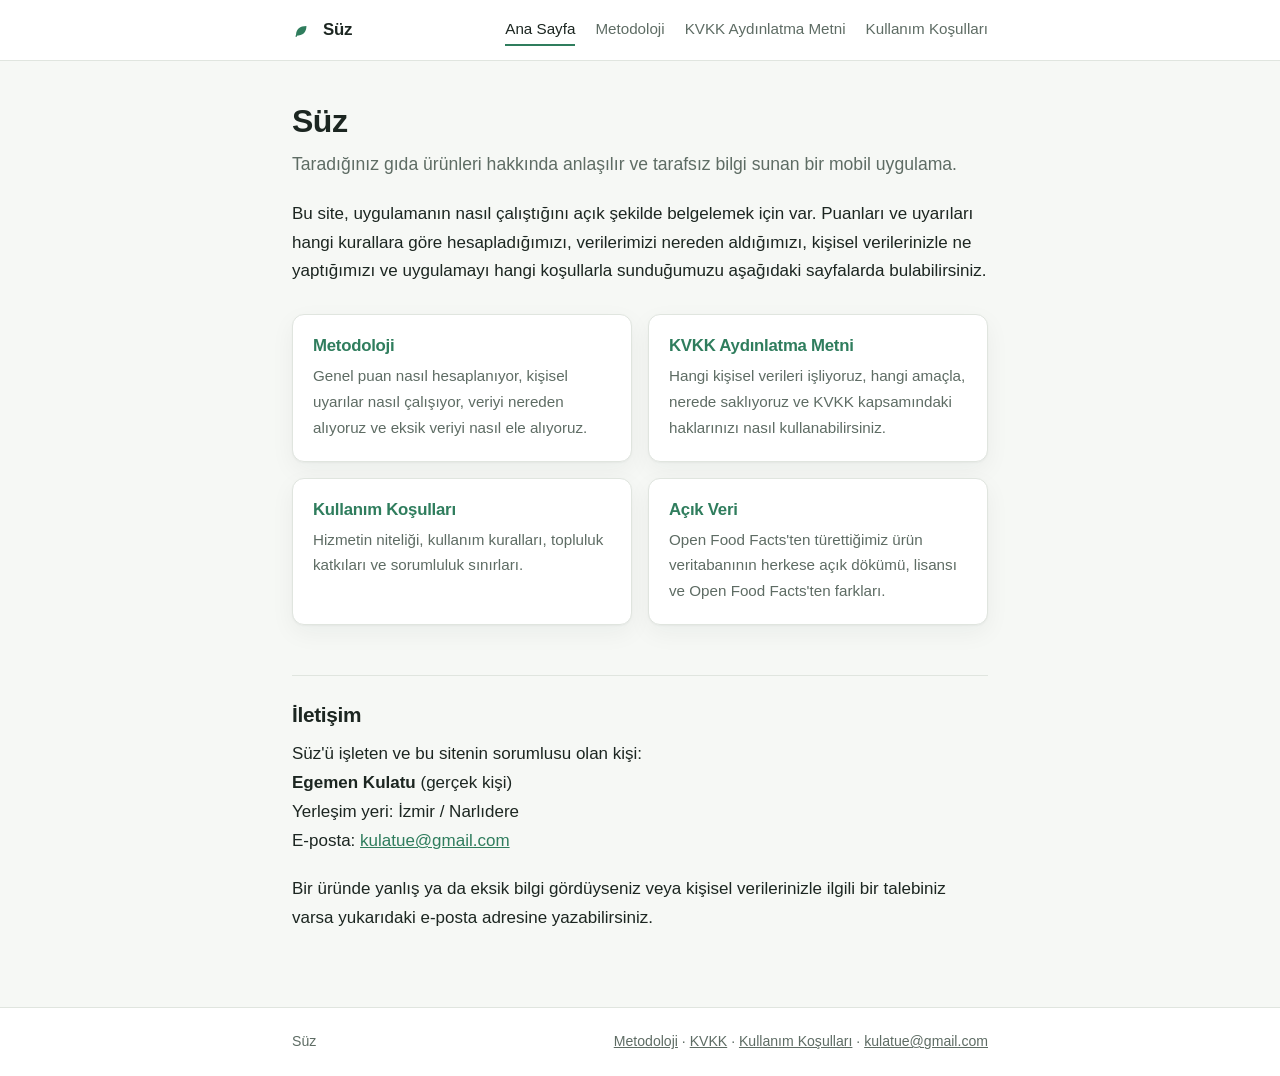
<file: index.html>
<!doctype html>
<html lang="tr">
<head>
<meta charset="utf-8">
<meta name="viewport" content="width=device-width, initial-scale=1">
<title>Süz — Metodoloji ve Gizlilik</title>
<meta name="description" content="Süz gıda tarama uygulamasının puanlama metodolojisi ve KVKK aydınlatma metni.">
<link rel="icon" href="favicon.svg" type="image/svg+xml">
<link rel="stylesheet" href="style.css">
</head>
<body>

<header class="site-header">
  <div class="wrap">
    <a class="brand" href="index.html">
      <svg width="22" height="22" viewBox="0 0 32 32" aria-hidden="true">
        <path d="M6 22c0-7 5.5-12 15-12 0 9-5 14-15 14z" fill="currentColor"/>
        <path d="M6 25c2-5 5.5-8.5 10.5-11" stroke="currentColor" stroke-width="2" stroke-linecap="round" fill="none"/>
      </svg>
      Süz
    </a>
    <nav class="site-nav" aria-label="Site navigasyonu">
      <a href="index.html" aria-current="page">Ana Sayfa</a>
      <a href="metodoloji.html">Metodoloji</a>
      <a href="kvkk.html">KVKK Aydınlatma Metni</a>
      <a href="kullanim-kosullari.html">Kullanım Koşulları</a>
    </nav>
  </div>
</header>

<main>
  <div class="wrap">
    <h1>Süz</h1>
    <p class="lead">
      Taradığınız gıda ürünleri hakkında anlaşılır ve tarafsız bilgi sunan bir
      mobil uygulama.
    </p>

    <p>
      Bu site, uygulamanın nasıl çalıştığını açık şekilde belgelemek için var.
      Puanları ve uyarıları hangi kurallara göre hesapladığımızı, verilerimizi
      nereden aldığımızı, kişisel verilerinizle ne yaptığımızı ve uygulamayı
      hangi koşullarla sunduğumuzu aşağıdaki sayfalarda bulabilirsiniz.
    </p>

    <ul class="cards">
      <li>
        <a class="card" href="metodoloji.html">
          <h2>Metodoloji</h2>
          <p>
            Genel puan nasıl hesaplanıyor, kişisel uyarılar nasıl çalışıyor,
            veriyi nereden alıyoruz ve eksik veriyi nasıl ele alıyoruz.
          </p>
        </a>
      </li>
      <li>
        <a class="card" href="kvkk.html">
          <h2>KVKK Aydınlatma Metni</h2>
          <p>
            Hangi kişisel verileri işliyoruz, hangi amaçla, nerede saklıyoruz
            ve KVKK kapsamındaki haklarınızı nasıl kullanabilirsiniz.
          </p>
        </a>
      </li>
      <li>
        <a class="card" href="kullanim-kosullari.html">
          <h2>Kullanım Koşulları</h2>
          <p>
            Hizmetin niteliği, kullanım kuralları, topluluk katkıları ve
            sorumluluk sınırları.
          </p>
        </a>
      </li>
      <li>
        <a class="card" href="acik-veri.html">
          <h2>Açık Veri</h2>
          <p>
            Open Food Facts'ten türettiğimiz ürün veritabanının herkese açık
            dökümü, lisansı ve Open Food Facts'ten farkları.
          </p>
        </a>
      </li>
    </ul>

    <h2>İletişim</h2>
    <p>
      Süz'ü işleten ve bu sitenin sorumlusu olan kişi:<br>
      <strong>Egemen Kulatu</strong> (gerçek kişi)<br>
      Yerleşim yeri: İzmir / Narlıdere<br>
      E-posta: <a href="mailto:kulatue@gmail.com">kulatue@gmail.com</a>
    </p>
    <p>
      Bir üründe yanlış ya da eksik bilgi gördüyseniz veya kişisel verilerinizle
      ilgili bir talebiniz varsa yukarıdaki e-posta adresine yazabilirsiniz.
    </p>
  </div>
</main>

<footer class="site-footer">
  <div class="wrap">
    <p>Süz</p>
    <p>
      <a href="metodoloji.html">Metodoloji</a> ·
      <a href="kvkk.html">KVKK</a> ·
      <a href="kullanim-kosullari.html">Kullanım Koşulları</a> ·
      <a href="mailto:kulatue@gmail.com">kulatue@gmail.com</a>
    </p>
  </div>
</footer>

</body>
</html>
</file>
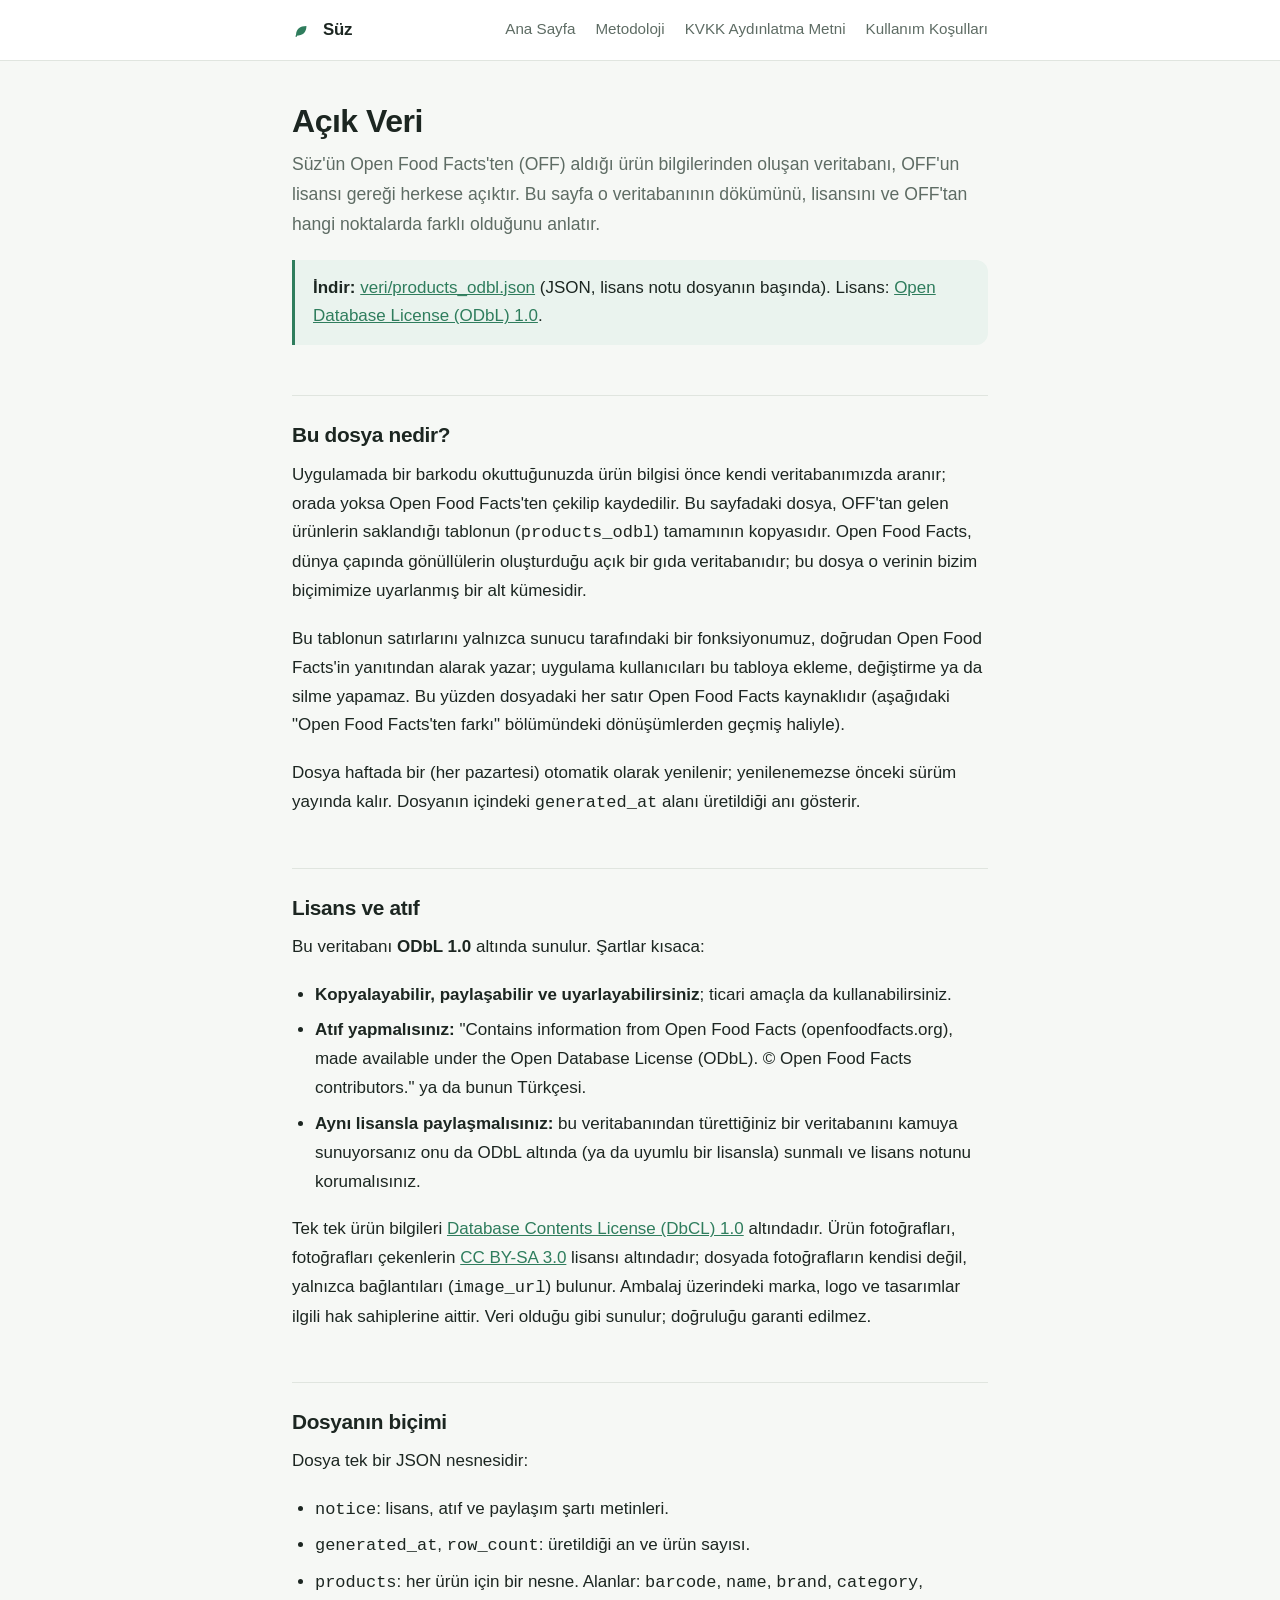
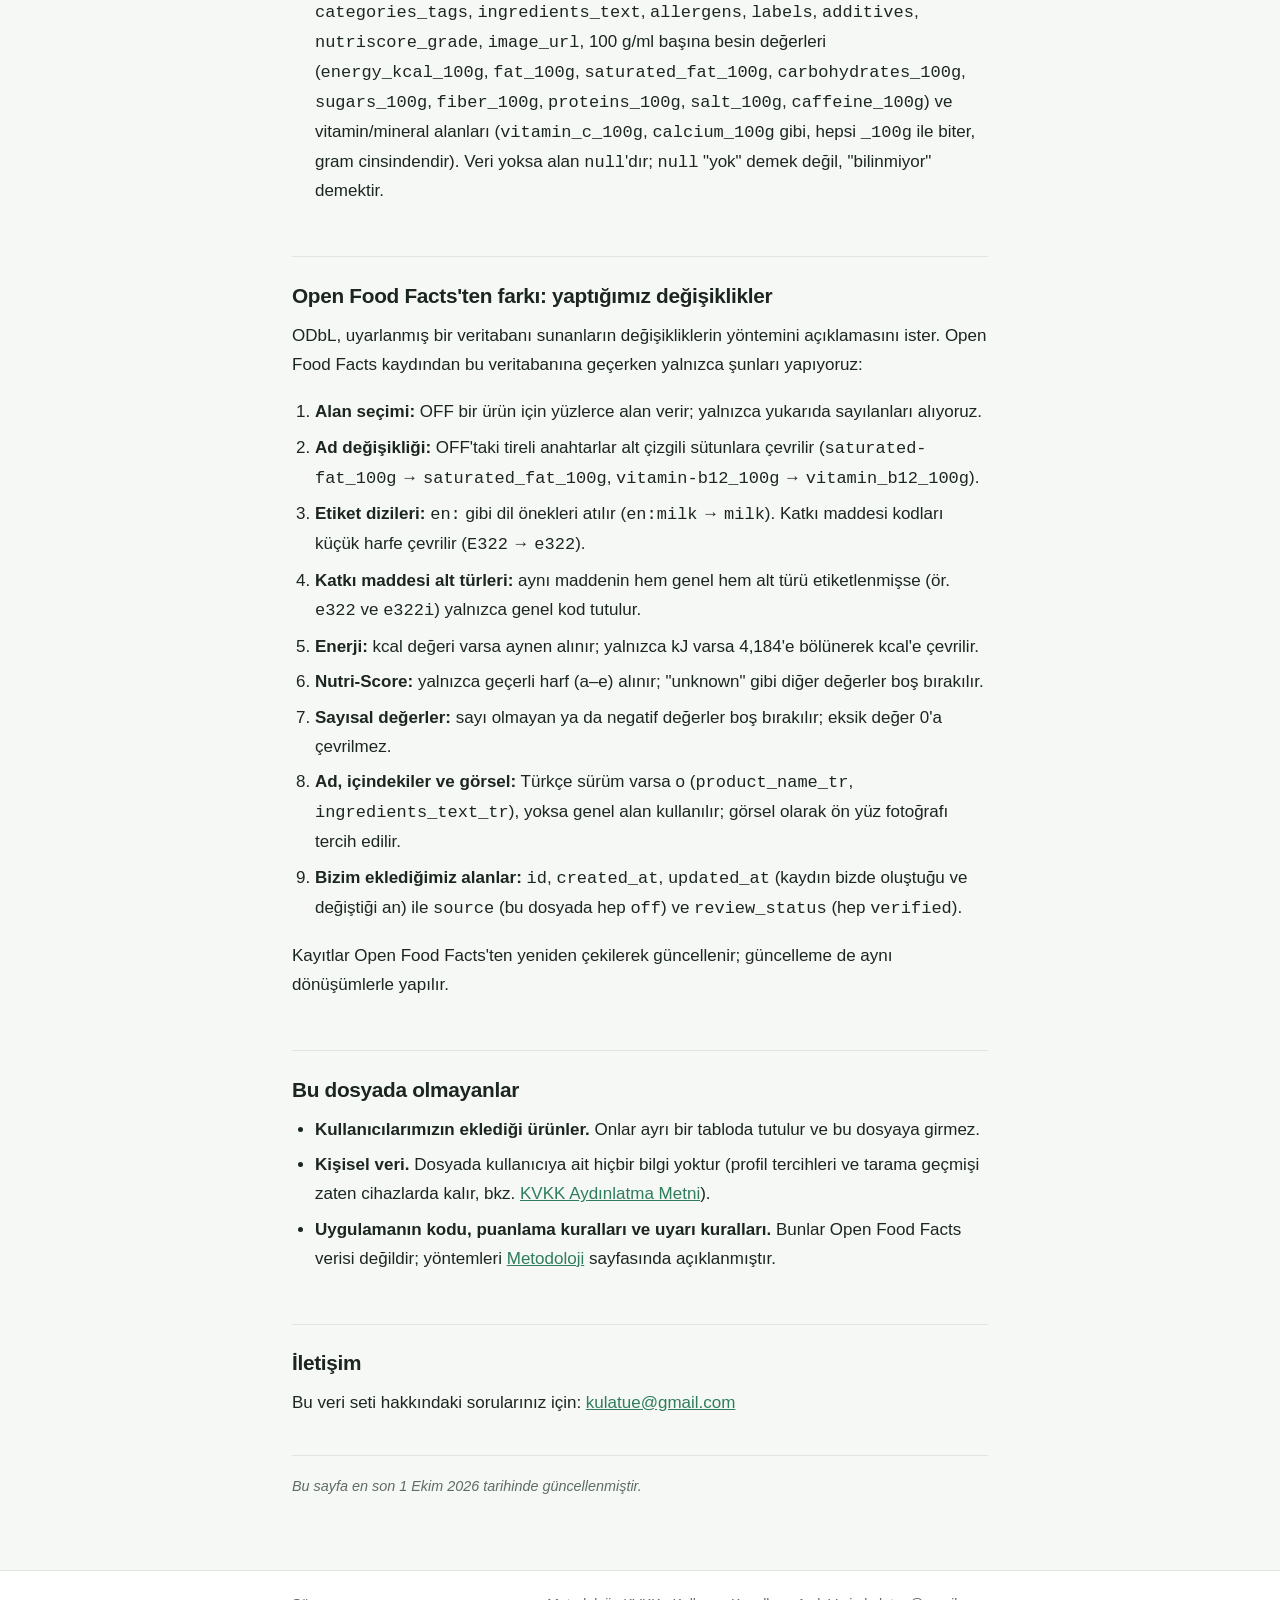
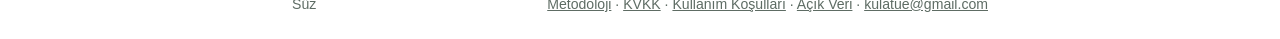
<file: acik-veri.html>
<!doctype html>
<html lang="tr">
<head>
<meta charset="utf-8">
<meta name="viewport" content="width=device-width, initial-scale=1">
<title>Açık Veri — Süz</title>
<meta name="description" content="Süz'ün Open Food Facts'ten türettiği ürün veritabanının ODbL altında herkese açık dökümü, lisansı ve Open Food Facts'ten farkları.">
<link rel="icon" href="favicon.svg" type="image/svg+xml">
<link rel="stylesheet" href="style.css">
</head>
<body>

<header class="site-header">
  <div class="wrap">
    <a class="brand" href="index.html">
      <svg width="22" height="22" viewBox="0 0 32 32" aria-hidden="true">
        <path d="M6 22c0-7 5.5-12 15-12 0 9-5 14-15 14z" fill="currentColor"/>
        <path d="M6 25c2-5 5.5-8.5 10.5-11" stroke="currentColor" stroke-width="2" stroke-linecap="round" fill="none"/>
      </svg>
      Süz
    </a>
    <nav class="site-nav" aria-label="Site navigasyonu">
      <a href="index.html">Ana Sayfa</a>
      <a href="metodoloji.html">Metodoloji</a>
      <a href="kvkk.html">KVKK Aydınlatma Metni</a>
      <a href="kullanim-kosullari.html">Kullanım Koşulları</a>
    </nav>
  </div>
</header>

<main>
  <div class="wrap">
    <h1>Açık Veri</h1>

    <p class="lead">
      Süz'ün Open Food Facts'ten (OFF) aldığı ürün bilgilerinden oluşan
      veritabanı, OFF'un lisansı gereği herkese açıktır. Bu sayfa o veritabanının
      dökümünü, lisansını ve OFF'tan hangi noktalarda farklı olduğunu anlatır.
    </p>

    <div class="callout">
      <p>
        <strong>İndir:</strong>
        <a href="veri/products_odbl.json">veri/products_odbl.json</a>
        (JSON, lisans notu dosyanın başında). Lisans:
        <a href="https://opendatacommons.org/licenses/odbl/1-0/">Open Database License (ODbL) 1.0</a>.
      </p>
    </div>

    <h2>Bu dosya nedir?</h2>

    <p>
      Uygulamada bir barkodu okuttuğunuzda ürün bilgisi önce kendi veritabanımızda
      aranır; orada yoksa Open Food Facts'ten çekilip kaydedilir. Bu sayfadaki
      dosya, OFF'tan gelen ürünlerin saklandığı tablonun (<code>products_odbl</code>)
      tamamının kopyasıdır. Open Food Facts, dünya çapında gönüllülerin oluşturduğu
      açık bir gıda veritabanıdır; bu dosya o verinin bizim biçimimize uyarlanmış
      bir alt kümesidir.
    </p>

    <p>
      Bu tablonun satırlarını yalnızca sunucu tarafındaki bir fonksiyonumuz,
      doğrudan Open Food Facts'in yanıtından alarak yazar; uygulama kullanıcıları
      bu tabloya ekleme, değiştirme ya da silme yapamaz. Bu yüzden dosyadaki her
      satır Open Food Facts kaynaklıdır (aşağıdaki "Open Food Facts'ten farkı"
      bölümündeki dönüşümlerden geçmiş haliyle).
    </p>

    <p>
      Dosya haftada bir (her pazartesi) otomatik olarak yenilenir; yenilenemezse
      önceki sürüm yayında kalır. Dosyanın içindeki <code>generated_at</code>
      alanı üretildiği anı gösterir.
    </p>

    <h2>Lisans ve atıf</h2>

    <p>
      Bu veritabanı <strong>ODbL 1.0</strong> altında sunulur. Şartlar kısaca:
    </p>

    <ul>
      <li>
        <strong>Kopyalayabilir, paylaşabilir ve uyarlayabilirsiniz</strong>;
        ticari amaçla da kullanabilirsiniz.
      </li>
      <li>
        <strong>Atıf yapmalısınız:</strong> "Contains information from Open Food
        Facts (openfoodfacts.org), made available under the Open Database License
        (ODbL). © Open Food Facts contributors." ya da bunun Türkçesi.
      </li>
      <li>
        <strong>Aynı lisansla paylaşmalısınız:</strong> bu veritabanından
        türettiğiniz bir veritabanını kamuya sunuyorsanız onu da ODbL altında
        (ya da uyumlu bir lisansla) sunmalı ve lisans notunu korumalısınız.
      </li>
    </ul>

    <p>
      Tek tek ürün bilgileri
      <a href="https://opendatacommons.org/licenses/dbcl/1-0/">Database Contents License (DbCL) 1.0</a>
      altındadır. Ürün fotoğrafları, fotoğrafları çekenlerin
      <a href="https://creativecommons.org/licenses/by-sa/3.0/deed.tr">CC BY-SA 3.0</a>
      lisansı altındadır; dosyada fotoğrafların kendisi değil, yalnızca bağlantıları
      (<code>image_url</code>) bulunur. Ambalaj üzerindeki marka, logo ve tasarımlar
      ilgili hak sahiplerine aittir. Veri olduğu gibi sunulur; doğruluğu garanti
      edilmez.
    </p>

    <h2>Dosyanın biçimi</h2>

    <p>Dosya tek bir JSON nesnesidir:</p>

    <ul>
      <li><code>notice</code>: lisans, atıf ve paylaşım şartı metinleri.</li>
      <li><code>generated_at</code>, <code>row_count</code>: üretildiği an ve ürün sayısı.</li>
      <li>
        <code>products</code>: her ürün için bir nesne. Alanlar: <code>barcode</code>,
        <code>name</code>, <code>brand</code>, <code>category</code>,
        <code>categories_tags</code>, <code>ingredients_text</code>,
        <code>allergens</code>, <code>labels</code>, <code>additives</code>,
        <code>nutriscore_grade</code>, <code>image_url</code>, 100 g/ml başına
        besin değerleri (<code>energy_kcal_100g</code>, <code>fat_100g</code>,
        <code>saturated_fat_100g</code>, <code>carbohydrates_100g</code>,
        <code>sugars_100g</code>, <code>fiber_100g</code>,
        <code>proteins_100g</code>, <code>salt_100g</code>,
        <code>caffeine_100g</code>) ve vitamin/mineral alanları
        (<code>vitamin_c_100g</code>, <code>calcium_100g</code> gibi, hepsi
        <code>_100g</code> ile biter, gram cinsindendir). Veri yoksa alan
        <code>null</code>'dır; <code>null</code> "yok" demek değil, "bilinmiyor"
        demektir.
      </li>
    </ul>

    <h2>Open Food Facts'ten farkı: yaptığımız değişiklikler</h2>

    <p>
      ODbL, uyarlanmış bir veritabanı sunanların değişikliklerin yöntemini
      açıklamasını ister. Open Food Facts kaydından bu veritabanına geçerken
      yalnızca şunları yapıyoruz:
    </p>

    <ol>
      <li>
        <strong>Alan seçimi:</strong> OFF bir ürün için yüzlerce alan verir;
        yalnızca yukarıda sayılanları alıyoruz.
      </li>
      <li>
        <strong>Ad değişikliği:</strong> OFF'taki tireli anahtarlar alt çizgili
        sütunlara çevrilir (<code>saturated-fat_100g</code> →
        <code>saturated_fat_100g</code>, <code>vitamin-b12_100g</code> →
        <code>vitamin_b12_100g</code>).
      </li>
      <li>
        <strong>Etiket dizileri:</strong> <code>en:</code> gibi dil önekleri
        atılır (<code>en:milk</code> → <code>milk</code>). Katkı maddesi kodları
        küçük harfe çevrilir (<code>E322</code> → <code>e322</code>).
      </li>
      <li>
        <strong>Katkı maddesi alt türleri:</strong> aynı maddenin hem genel hem alt
        türü etiketlenmişse (ör. <code>e322</code> ve <code>e322i</code>) yalnızca
        genel kod tutulur.
      </li>
      <li>
        <strong>Enerji:</strong> kcal değeri varsa aynen alınır; yalnızca kJ
        varsa 4,184'e bölünerek kcal'e çevrilir.
      </li>
      <li>
        <strong>Nutri-Score:</strong> yalnızca geçerli harf (a–e) alınır;
        "unknown" gibi diğer değerler boş bırakılır.
      </li>
      <li>
        <strong>Sayısal değerler:</strong> sayı olmayan ya da negatif değerler
        boş bırakılır; eksik değer 0'a çevrilmez.
      </li>
      <li>
        <strong>Ad, içindekiler ve görsel:</strong> Türkçe sürüm varsa o
        (<code>product_name_tr</code>, <code>ingredients_text_tr</code>), yoksa
        genel alan kullanılır; görsel olarak ön yüz fotoğrafı tercih edilir.
      </li>
      <li>
        <strong>Bizim eklediğimiz alanlar:</strong> <code>id</code>,
        <code>created_at</code>, <code>updated_at</code> (kaydın bizde oluştuğu ve
        değiştiği an) ile <code>source</code> (bu dosyada hep <code>off</code>) ve
        <code>review_status</code> (hep <code>verified</code>).
      </li>
    </ol>

    <p>
      Kayıtlar Open Food Facts'ten yeniden çekilerek güncellenir; güncelleme de aynı
      dönüşümlerle yapılır.
    </p>

    <h2>Bu dosyada olmayanlar</h2>

    <ul>
      <li>
        <strong>Kullanıcılarımızın eklediği ürünler.</strong> Onlar ayrı bir
        tabloda tutulur ve bu dosyaya girmez.
      </li>
      <li>
        <strong>Kişisel veri.</strong> Dosyada kullanıcıya ait hiçbir bilgi yoktur
        (profil tercihleri ve tarama geçmişi zaten cihazlarda kalır, bkz.
        <a href="kvkk.html">KVKK Aydınlatma Metni</a>).
      </li>
      <li>
        <strong>Uygulamanın kodu, puanlama kuralları ve uyarı kuralları.</strong>
        Bunlar Open Food Facts verisi değildir; yöntemleri
        <a href="metodoloji.html">Metodoloji</a> sayfasında açıklanmıştır.
      </li>
    </ul>

    <h2>İletişim</h2>

    <p>
      Bu veri seti hakkındaki sorularınız için:
      <a href="mailto:kulatue@gmail.com">kulatue@gmail.com</a>
    </p>

    <p class="note"><em>Bu sayfa en son 1 Ekim 2026 tarihinde güncellenmiştir.</em></p>
  </div>
</main>

<footer class="site-footer">
  <div class="wrap">
    <p>Süz</p>
    <p>
      <a href="metodoloji.html">Metodoloji</a> ·
      <a href="kvkk.html">KVKK</a> ·
      <a href="kullanim-kosullari.html">Kullanım Koşulları</a> ·
      <a href="acik-veri.html">Açık Veri</a> ·
      <a href="mailto:kulatue@gmail.com">kulatue@gmail.com</a>
    </p>
  </div>
</footer>

</body>
</html>
</file>
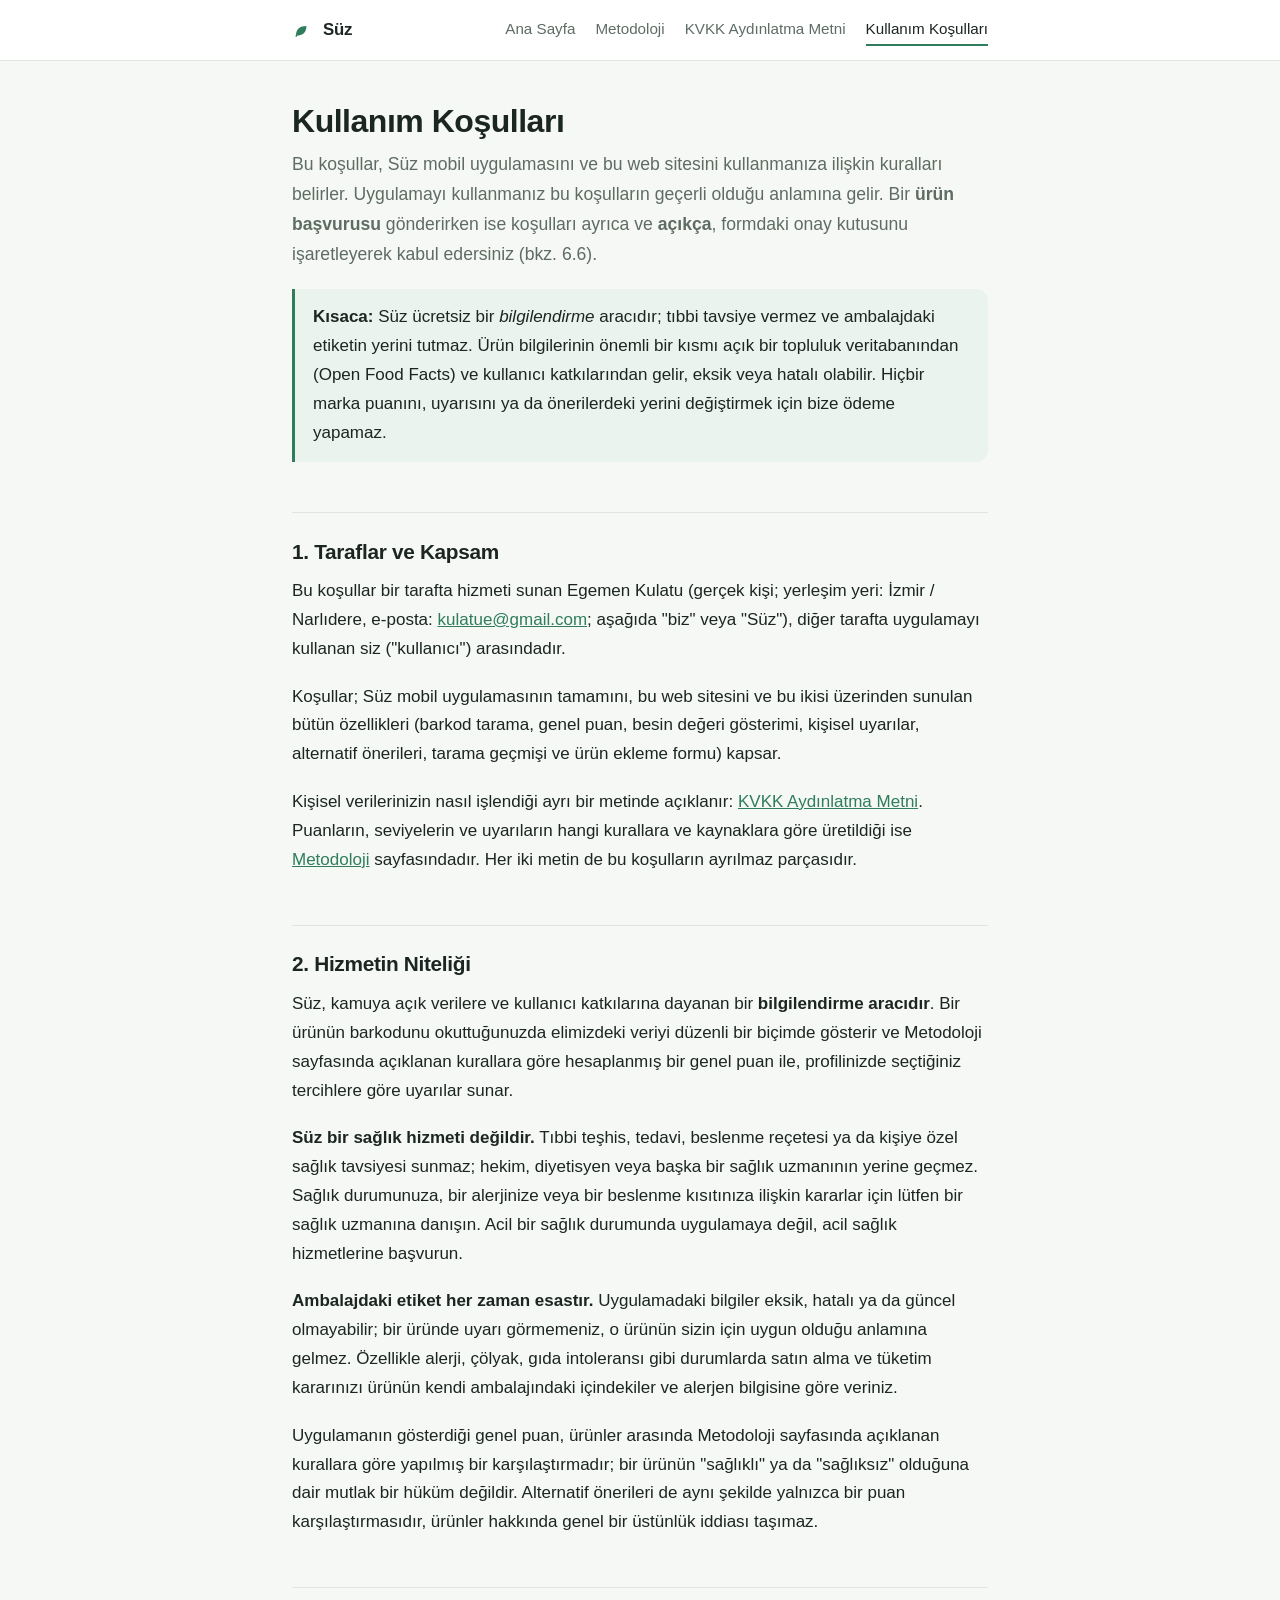
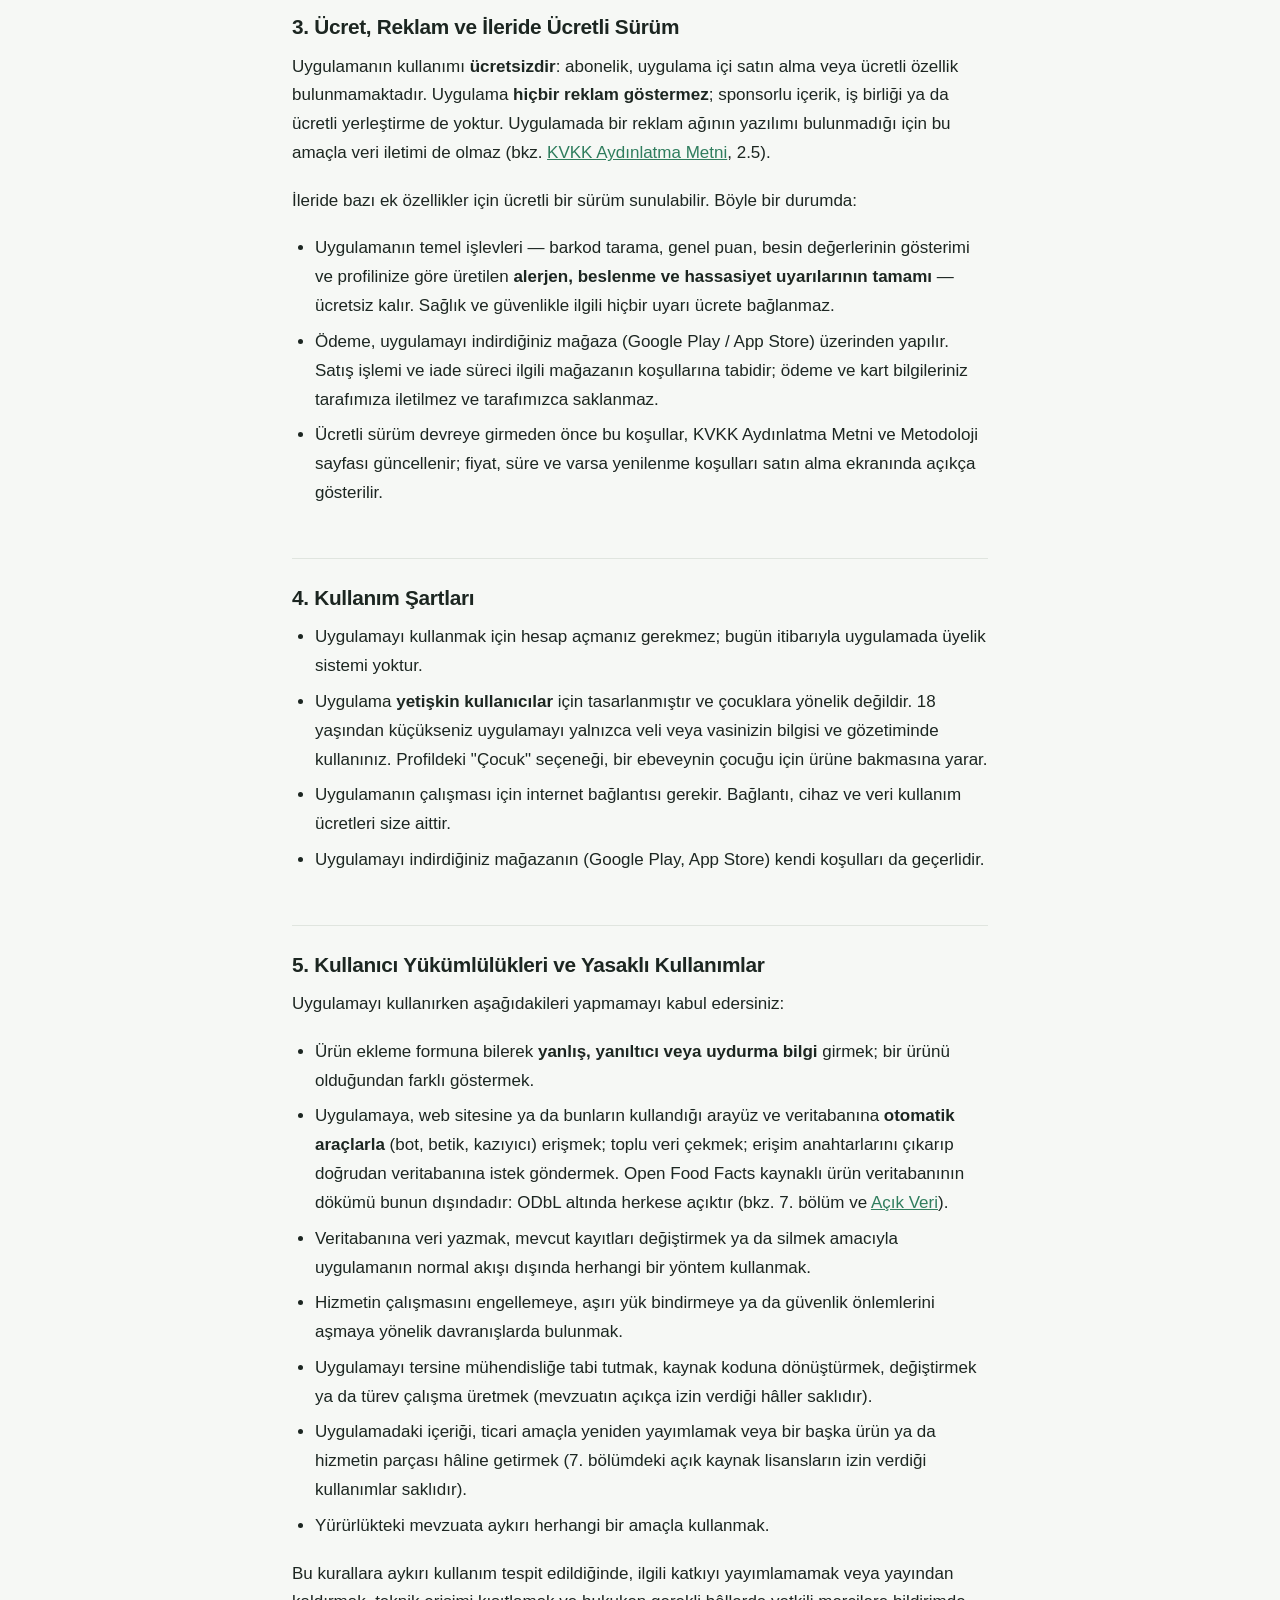
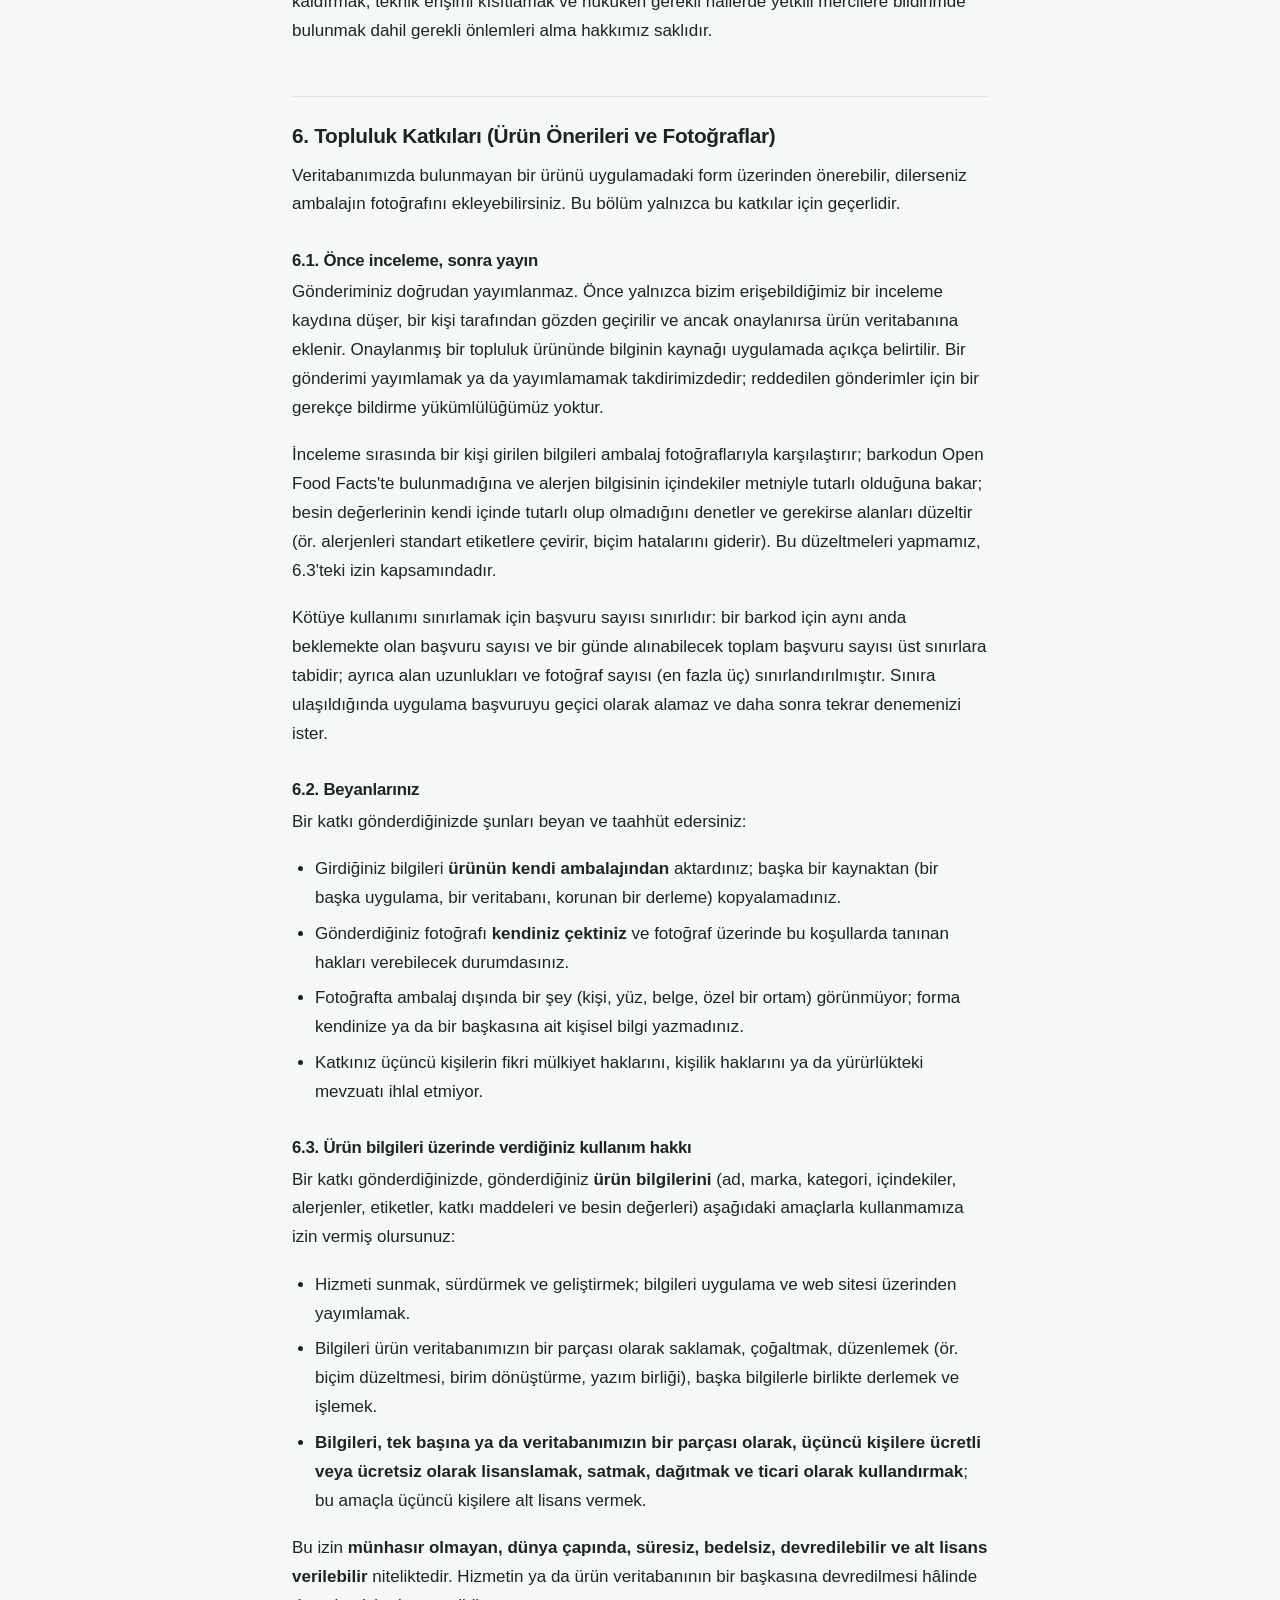
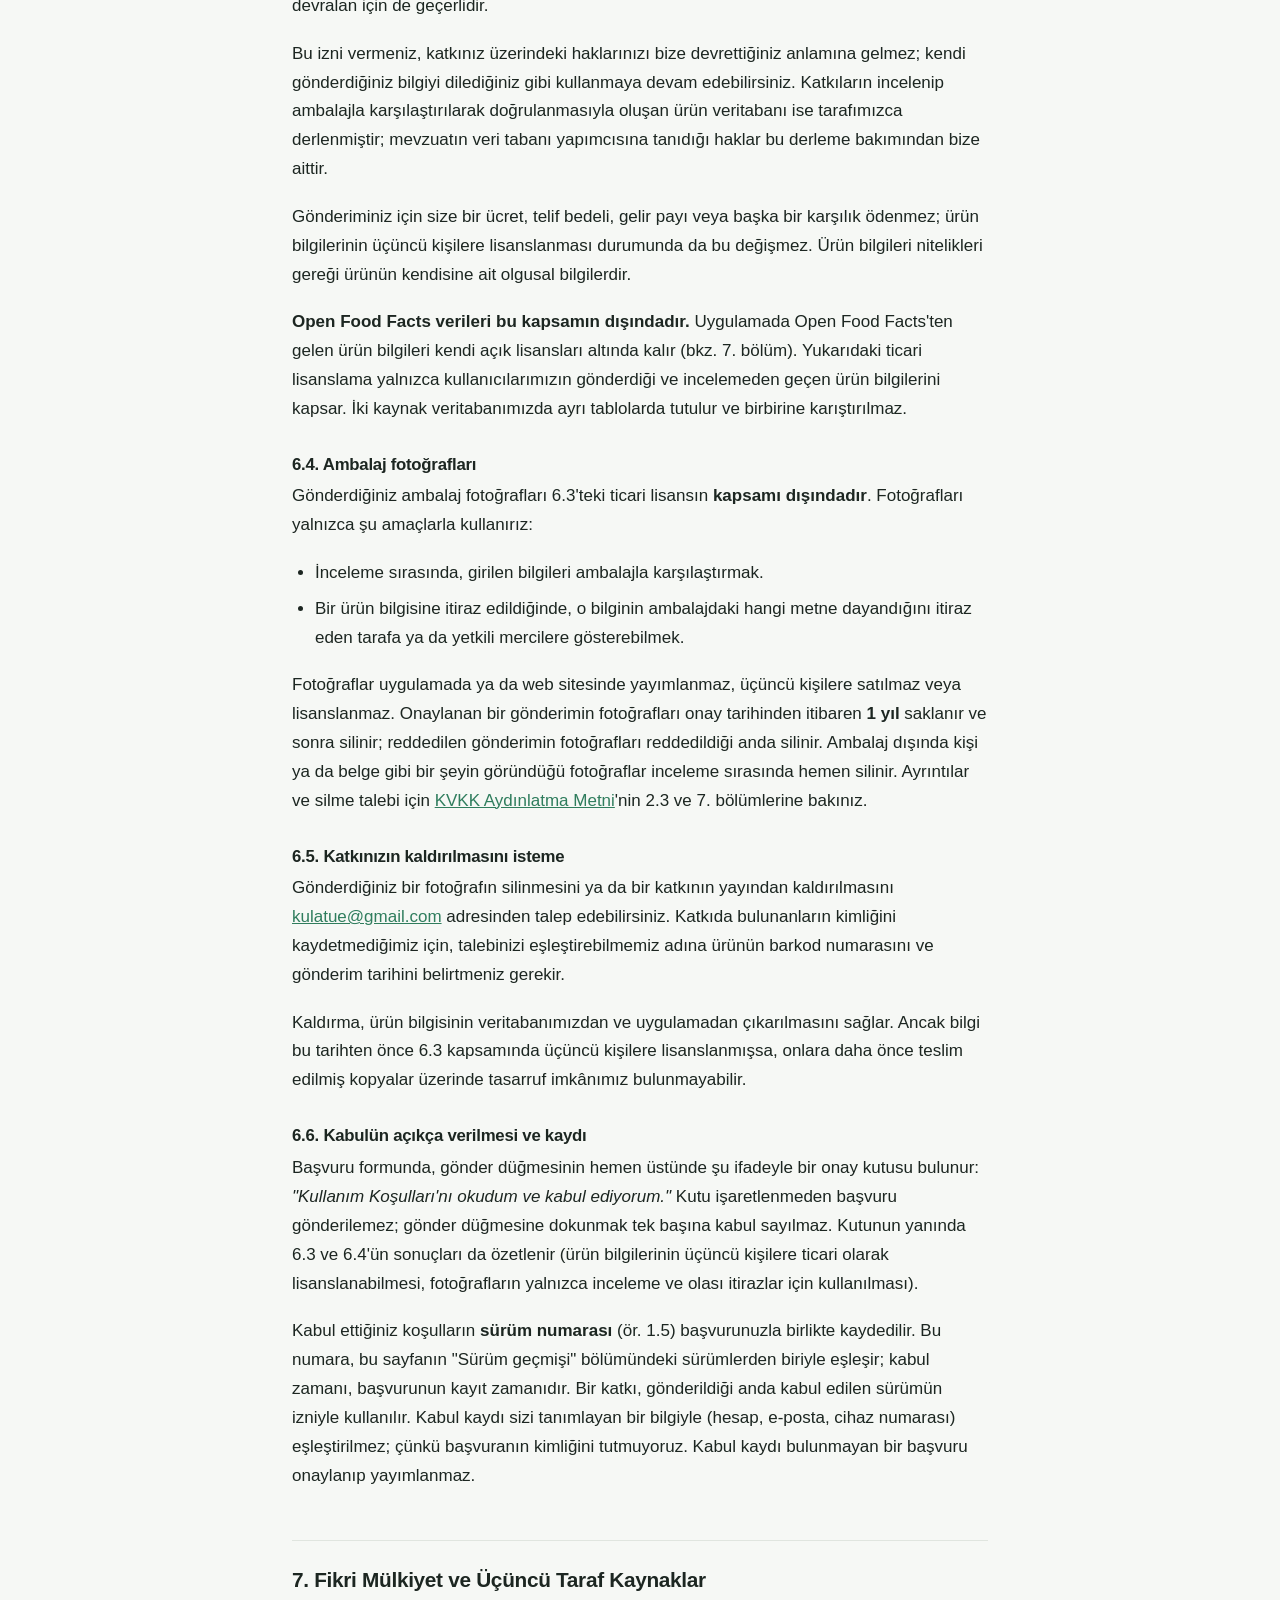
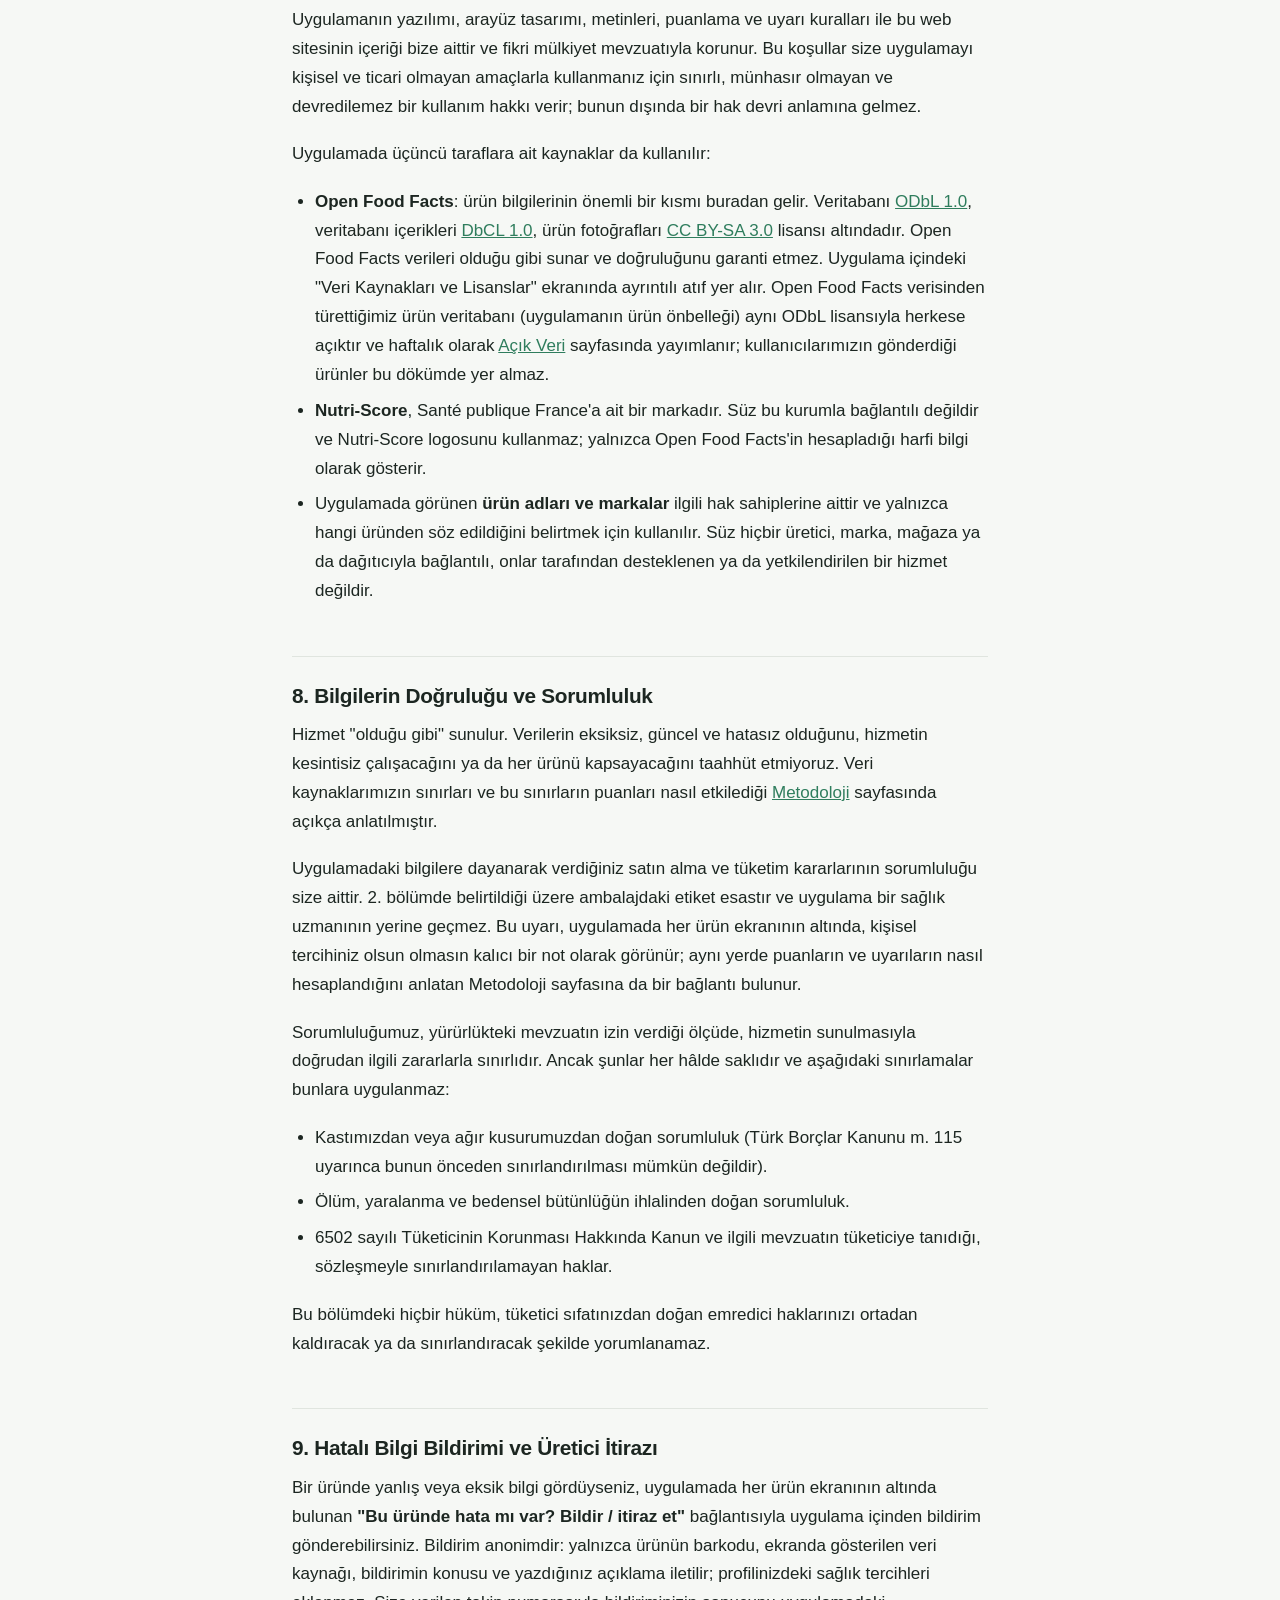
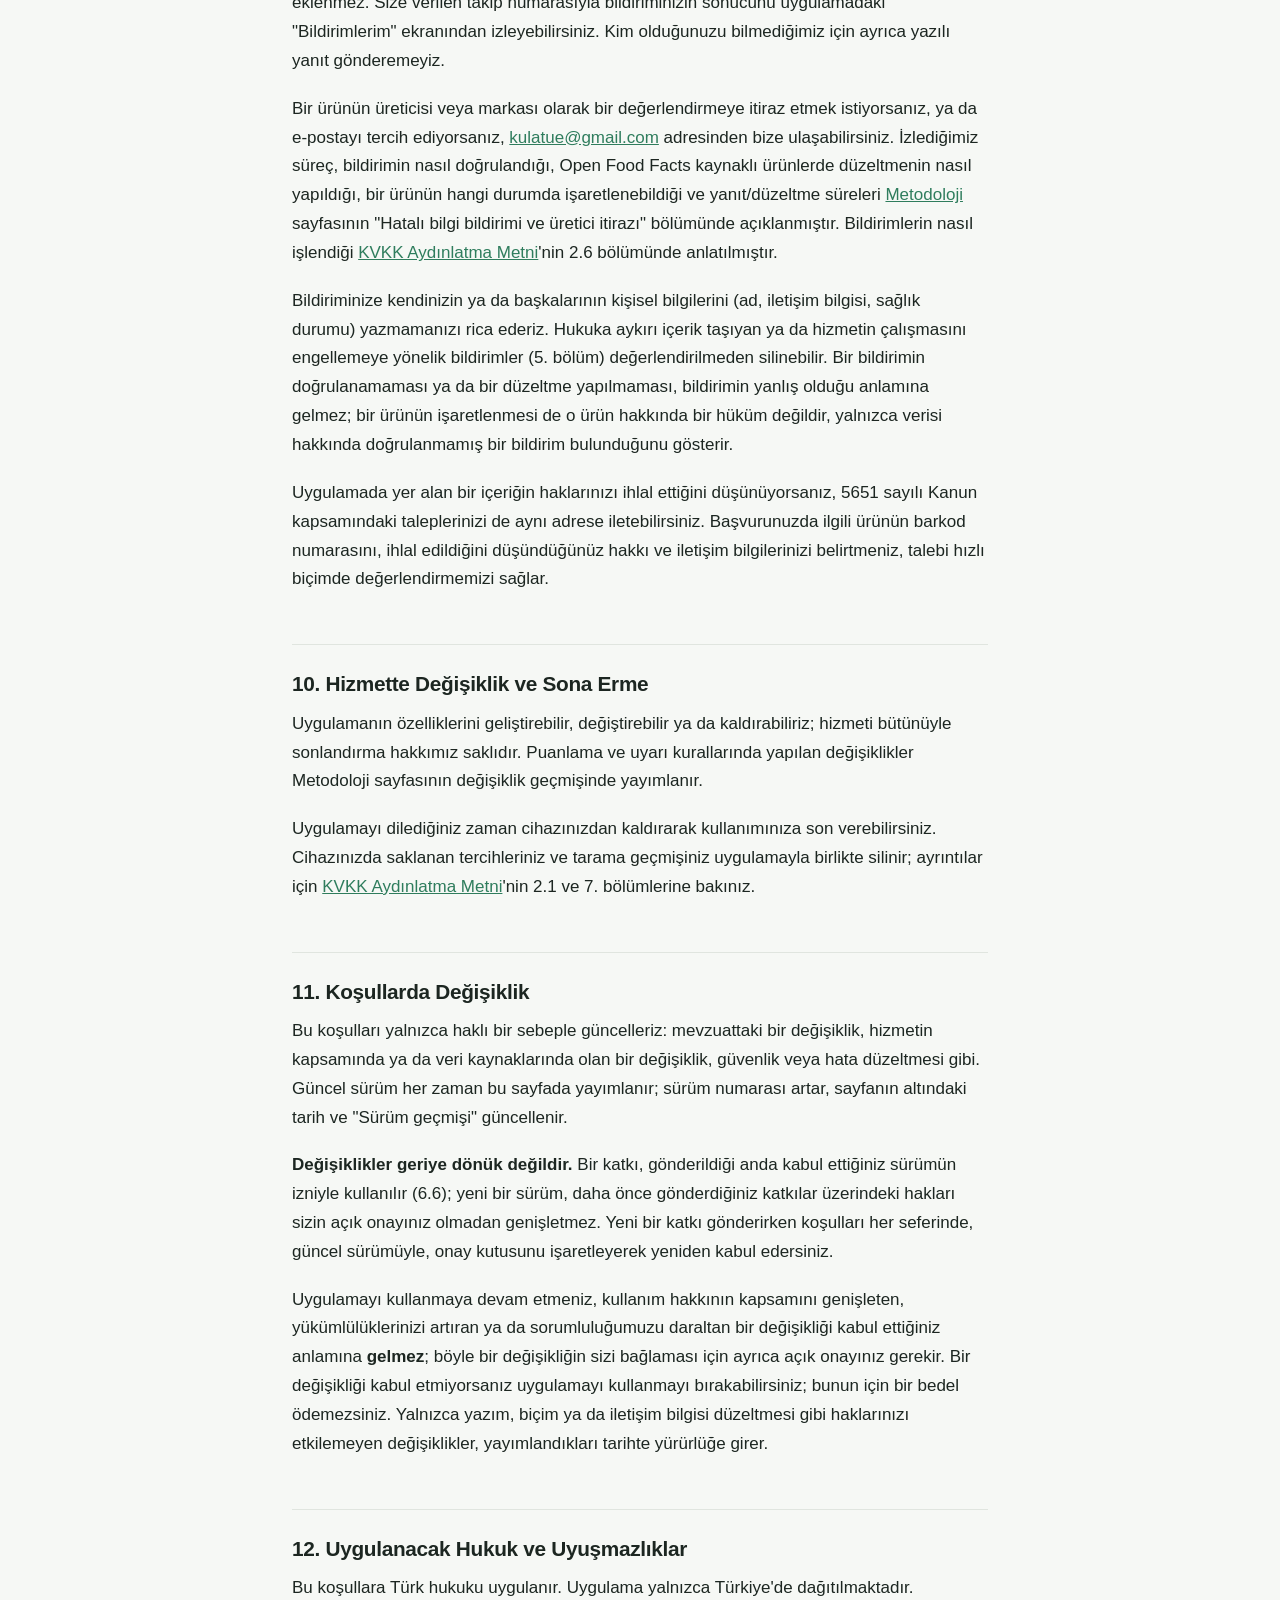
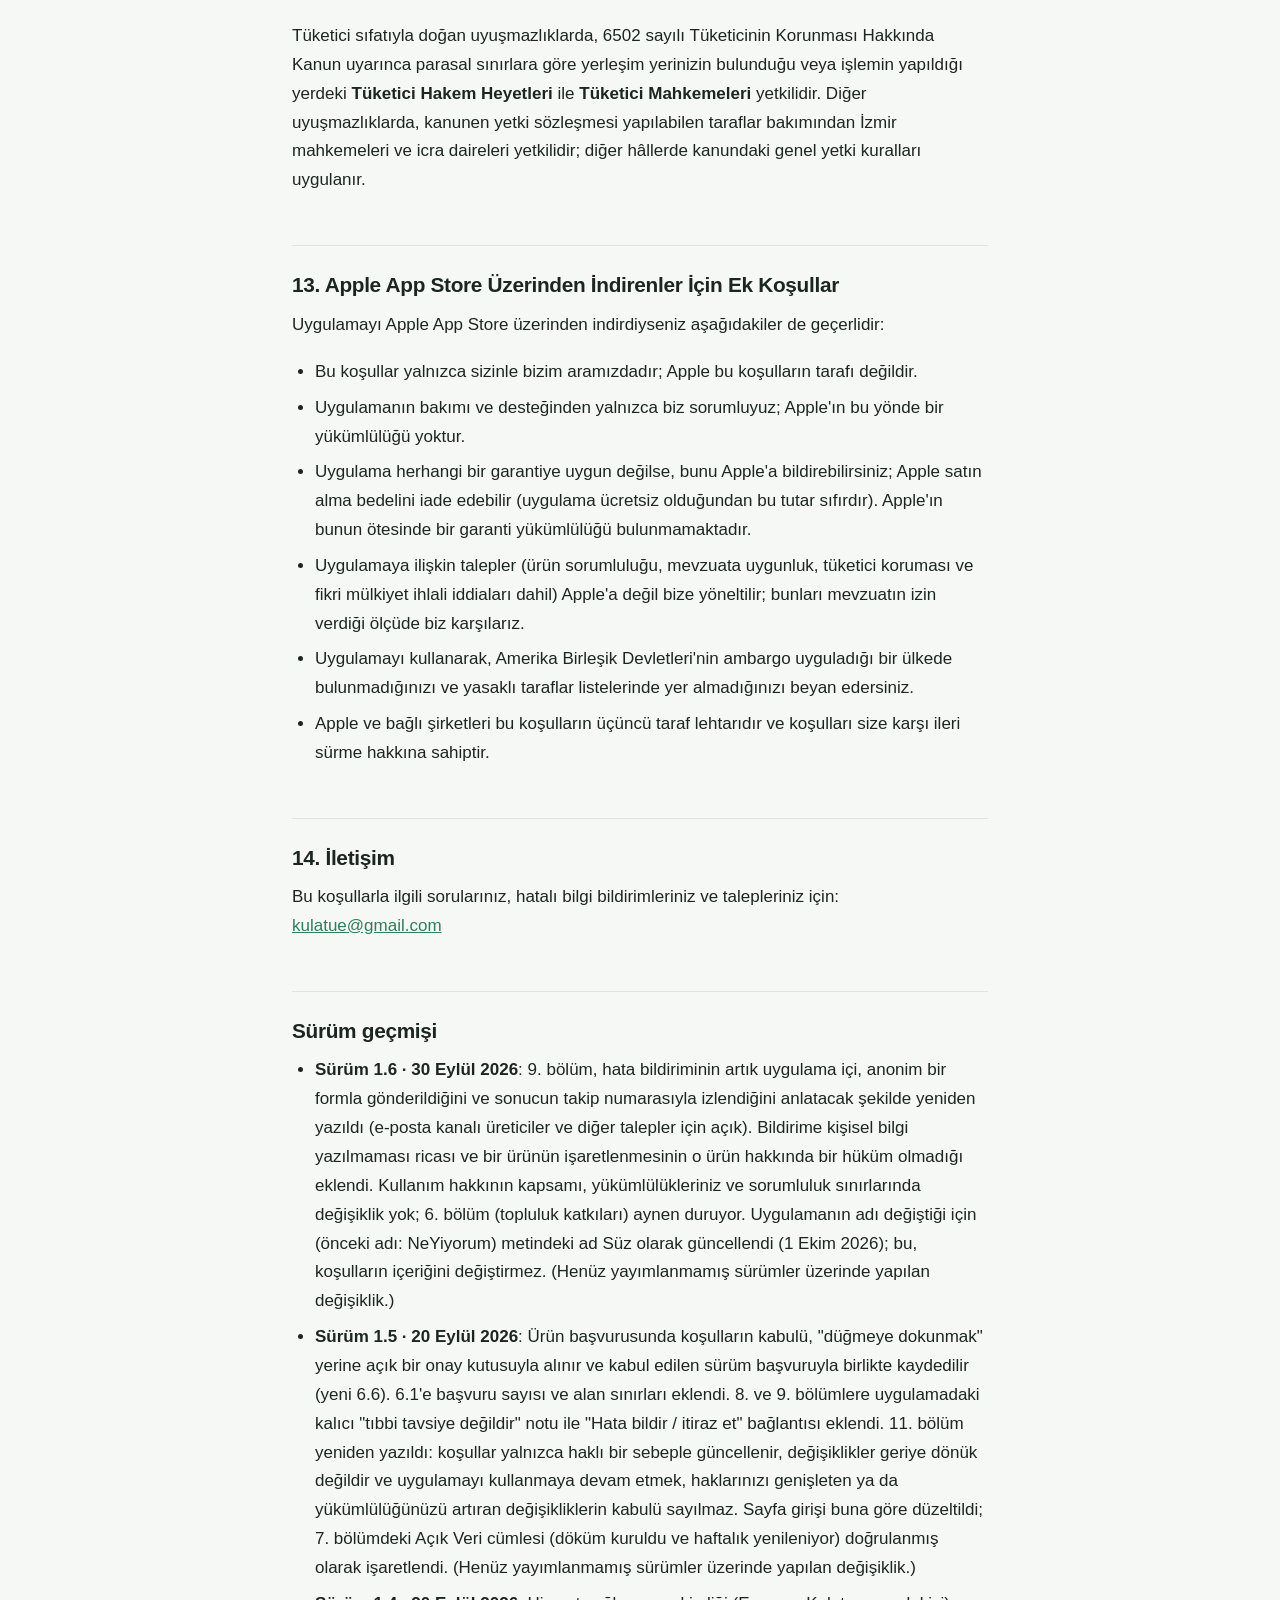
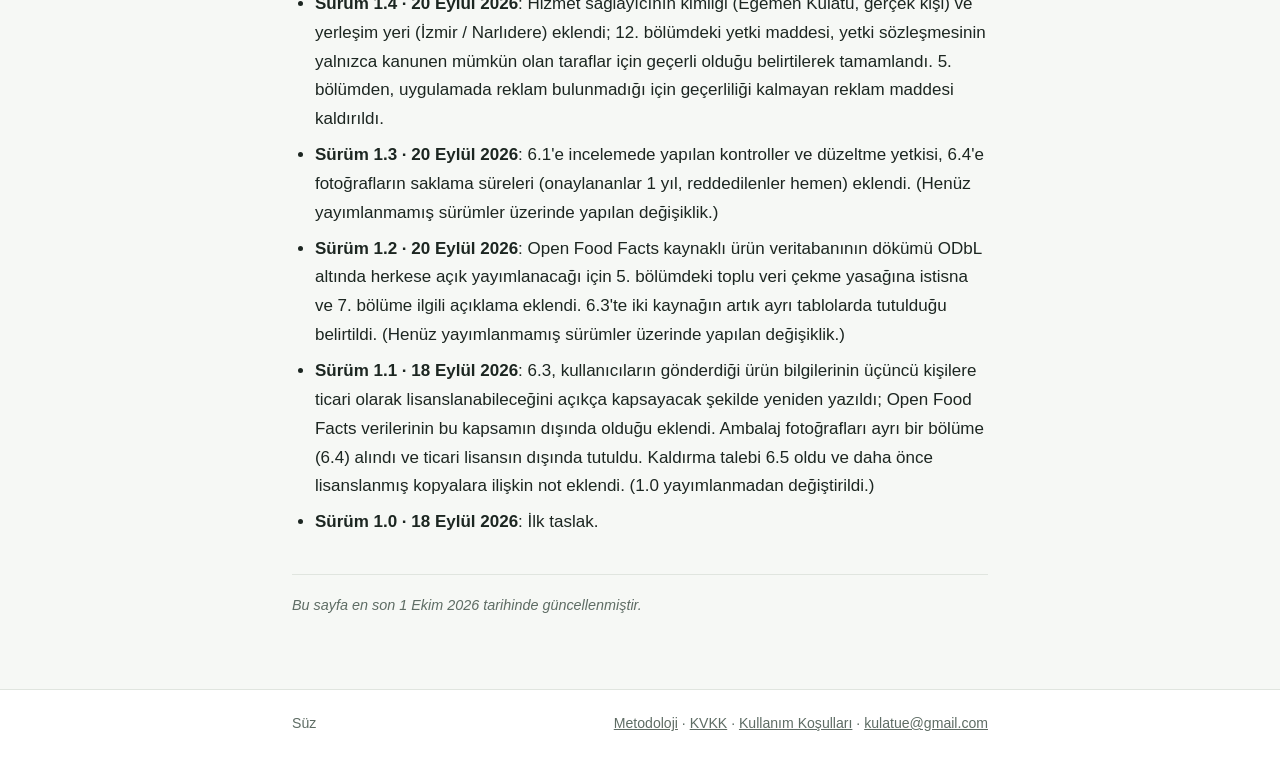
<file: kullanim-kosullari.html>
<!doctype html>
<html lang="tr">
<head>
<meta charset="utf-8">
<meta name="viewport" content="width=device-width, initial-scale=1">
<title>Kullanım Koşulları — Süz</title>
<meta name="description" content="Süz mobil uygulamasının kullanım koşulları: hizmetin niteliği, kullanıcı yükümlülükleri, topluluk katkıları ve sorumluluk sınırları.">
<link rel="icon" href="favicon.svg" type="image/svg+xml">
<link rel="stylesheet" href="style.css">
</head>
<body>

<header class="site-header">
  <div class="wrap">
    <a class="brand" href="index.html">
      <svg width="22" height="22" viewBox="0 0 32 32" aria-hidden="true">
        <path d="M6 22c0-7 5.5-12 15-12 0 9-5 14-15 14z" fill="currentColor"/>
        <path d="M6 25c2-5 5.5-8.5 10.5-11" stroke="currentColor" stroke-width="2" stroke-linecap="round" fill="none"/>
      </svg>
      Süz
    </a>
    <nav class="site-nav" aria-label="Site navigasyonu">
      <a href="index.html">Ana Sayfa</a>
      <a href="metodoloji.html">Metodoloji</a>
      <a href="kvkk.html">KVKK Aydınlatma Metni</a>
      <a href="kullanim-kosullari.html" aria-current="page">Kullanım Koşulları</a>
    </nav>
  </div>
</header>

<main>
  <div class="wrap">
    <h1>Kullanım Koşulları</h1>

    <p class="lead">
      Bu koşullar, Süz mobil uygulamasını ve bu web sitesini kullanmanıza
      ilişkin kuralları belirler. Uygulamayı kullanmanız bu koşulların
      geçerli olduğu anlamına gelir. Bir <strong>ürün başvurusu</strong>
      gönderirken ise koşulları ayrıca ve <strong>açıkça</strong>, formdaki
      onay kutusunu işaretleyerek kabul edersiniz (bkz. 6.6).
    </p>

    <div class="callout">
      <p>
        <strong>Kısaca:</strong> Süz ücretsiz bir <em>bilgilendirme</em>
        aracıdır; tıbbi tavsiye vermez ve ambalajdaki etiketin yerini tutmaz.
        Ürün bilgilerinin önemli bir kısmı açık bir topluluk veritabanından
        (Open Food Facts) ve kullanıcı katkılarından gelir, eksik veya hatalı
        olabilir. Hiçbir marka puanını, uyarısını ya da önerilerdeki yerini
        değiştirmek için bize ödeme yapamaz.
      </p>
    </div>

    <h2>1. Taraflar ve Kapsam</h2>

    <p>
      Bu koşullar bir tarafta hizmeti sunan Egemen Kulatu
      (gerçek kişi; yerleşim yeri: İzmir / Narlıdere, e-posta:
      <a href="mailto:kulatue@gmail.com">kulatue@gmail.com</a>; aşağıda
      "biz" veya "Süz"), diğer tarafta uygulamayı kullanan siz
      ("kullanıcı") arasındadır.
    </p>

    <p>
      Koşullar; Süz mobil uygulamasının tamamını, bu web sitesini ve bu
      ikisi üzerinden sunulan bütün özellikleri (barkod tarama, genel puan,
      besin değeri gösterimi, kişisel uyarılar, alternatif önerileri, tarama
      geçmişi ve ürün ekleme formu) kapsar.
    </p>

    <p>
      Kişisel verilerinizin nasıl işlendiği ayrı bir metinde açıklanır:
      <a href="kvkk.html">KVKK Aydınlatma Metni</a>. Puanların, seviyelerin ve
      uyarıların hangi kurallara ve kaynaklara göre üretildiği ise
      <a href="metodoloji.html">Metodoloji</a> sayfasındadır. Her iki metin de
      bu koşulların ayrılmaz parçasıdır.
    </p>

    <h2>2. Hizmetin Niteliği</h2>

    <p>
      Süz, kamuya açık verilere ve kullanıcı katkılarına dayanan bir
      <strong>bilgilendirme aracıdır</strong>. Bir ürünün barkodunu okuttuğunuzda
      elimizdeki veriyi düzenli bir biçimde gösterir ve Metodoloji sayfasında
      açıklanan kurallara göre hesaplanmış bir genel puan ile, profilinizde
      seçtiğiniz tercihlere göre uyarılar sunar.
    </p>

    <p>
      <strong>Süz bir sağlık hizmeti değildir.</strong> Tıbbi teşhis,
      tedavi, beslenme reçetesi ya da kişiye özel sağlık tavsiyesi sunmaz;
      hekim, diyetisyen veya başka bir sağlık uzmanının yerine geçmez. Sağlık
      durumunuza, bir alerjinize veya bir beslenme kısıtınıza ilişkin kararlar
      için lütfen bir sağlık uzmanına danışın. Acil bir sağlık durumunda
      uygulamaya değil, acil sağlık hizmetlerine başvurun.
    </p>

    <p>
      <strong>Ambalajdaki etiket her zaman esastır.</strong> Uygulamadaki
      bilgiler eksik, hatalı ya da güncel olmayabilir; bir üründe uyarı
      görmemeniz, o ürünün sizin için uygun olduğu anlamına gelmez. Özellikle
      alerji, çölyak, gıda intoleransı gibi durumlarda satın alma ve tüketim
      kararınızı ürünün kendi ambalajındaki içindekiler ve alerjen bilgisine
      göre veriniz.
    </p>

    <p>
      Uygulamanın gösterdiği genel puan, ürünler arasında Metodoloji sayfasında
      açıklanan kurallara göre yapılmış bir karşılaştırmadır; bir ürünün
      "sağlıklı" ya da "sağlıksız" olduğuna dair mutlak bir hüküm değildir.
      Alternatif önerileri de aynı şekilde yalnızca bir puan karşılaştırmasıdır,
      ürünler hakkında genel bir üstünlük iddiası taşımaz.
    </p>

    <h2>3. Ücret, Reklam ve İleride Ücretli Sürüm</h2>

    <p>
      Uygulamanın kullanımı <strong>ücretsizdir</strong>: abonelik, uygulama içi
      satın alma veya ücretli özellik bulunmamaktadır. Uygulama
      <strong>hiçbir reklam göstermez</strong>; sponsorlu içerik, iş birliği ya
      da ücretli yerleştirme de yoktur. Uygulamada bir reklam ağının yazılımı
      bulunmadığı için bu amaçla veri iletimi de olmaz (bkz.
      <a href="kvkk.html">KVKK Aydınlatma Metni</a>, 2.5).
    </p>

    <p>
      İleride bazı ek özellikler için ücretli bir sürüm sunulabilir. Böyle bir
      durumda:
    </p>

    <ul>
      <li>
        Uygulamanın temel işlevleri — barkod tarama, genel puan, besin
        değerlerinin gösterimi ve profilinize göre üretilen
        <strong>alerjen, beslenme ve hassasiyet uyarılarının tamamı</strong> —
        ücretsiz kalır. Sağlık ve güvenlikle ilgili hiçbir uyarı ücrete
        bağlanmaz.
      </li>
      <li>
        Ödeme, uygulamayı indirdiğiniz mağaza (Google Play / App Store)
        üzerinden yapılır. Satış işlemi ve iade süreci ilgili mağazanın
        koşullarına tabidir; ödeme ve kart bilgileriniz tarafımıza iletilmez ve
        tarafımızca saklanmaz.
      </li>
      <li>
        Ücretli sürüm devreye girmeden önce bu koşullar, KVKK Aydınlatma Metni
        ve Metodoloji sayfası güncellenir; fiyat, süre ve varsa yenilenme
        koşulları satın alma ekranında açıkça gösterilir.
      </li>
    </ul>

    <h2>4. Kullanım Şartları</h2>

    <ul>
      <li>
        Uygulamayı kullanmak için hesap açmanız gerekmez; bugün itibarıyla
        uygulamada üyelik sistemi yoktur.
      </li>
      <li>
        Uygulama <strong>yetişkin kullanıcılar</strong> için tasarlanmıştır ve
        çocuklara yönelik değildir. 18 yaşından küçükseniz uygulamayı yalnızca
        veli veya vasinizin bilgisi ve gözetiminde kullanınız. Profildeki
        "Çocuk" seçeneği, bir ebeveynin çocuğu için ürüne bakmasına yarar.
      </li>
      <li>
        Uygulamanın çalışması için internet bağlantısı gerekir. Bağlantı,
        cihaz ve veri kullanım ücretleri size aittir.
      </li>
      <li>
        Uygulamayı indirdiğiniz mağazanın (Google Play, App Store) kendi
        koşulları da geçerlidir.
      </li>
    </ul>

    <h2>5. Kullanıcı Yükümlülükleri ve Yasaklı Kullanımlar</h2>

    <p>Uygulamayı kullanırken aşağıdakileri yapmamayı kabul edersiniz:</p>

    <ul>
      <li>
        Ürün ekleme formuna bilerek <strong>yanlış, yanıltıcı veya uydurma
        bilgi</strong> girmek; bir ürünü olduğundan farklı göstermek.
      </li>
      <li>
        Uygulamaya, web sitesine ya da bunların kullandığı arayüz ve
        veritabanına <strong>otomatik araçlarla</strong> (bot, betik, kazıyıcı)
        erişmek; toplu veri çekmek; erişim anahtarlarını çıkarıp doğrudan
        veritabanına istek göndermek. Open Food Facts kaynaklı ürün
        veritabanının dökümü bunun dışındadır: ODbL altında herkese açıktır
        (bkz. 7. bölüm ve <a href="acik-veri.html">Açık Veri</a>).
      </li>
      <li>
        Veritabanına veri yazmak, mevcut kayıtları değiştirmek ya da silmek
        amacıyla uygulamanın normal akışı dışında herhangi bir yöntem kullanmak.
      </li>
      <li>
        Hizmetin çalışmasını engellemeye, aşırı yük bindirmeye ya da güvenlik
        önlemlerini aşmaya yönelik davranışlarda bulunmak.
      </li>
      <li>
        Uygulamayı tersine mühendisliğe tabi tutmak, kaynak koduna dönüştürmek,
        değiştirmek ya da türev çalışma üretmek (mevzuatın açıkça izin verdiği
        hâller saklıdır).
      </li>
      <li>
        Uygulamadaki içeriği, ticari amaçla yeniden yayımlamak veya bir başka
        ürün ya da hizmetin parçası hâline getirmek (7. bölümdeki açık kaynak
        lisansların izin verdiği kullanımlar saklıdır).
      </li>
      <li>
        Yürürlükteki mevzuata aykırı herhangi bir amaçla kullanmak.
      </li>
    </ul>

    <p>
      Bu kurallara aykırı kullanım tespit edildiğinde, ilgili katkıyı
      yayımlamamak veya yayından kaldırmak, teknik erişimi kısıtlamak ve
      hukuken gerekli hâllerde yetkili mercilere bildirimde bulunmak dahil
      gerekli önlemleri alma hakkımız saklıdır.
    </p>

    <h2>6. Topluluk Katkıları (Ürün Önerileri ve Fotoğraflar)</h2>

    <p>
      Veritabanımızda bulunmayan bir ürünü uygulamadaki form üzerinden
      önerebilir, dilerseniz ambalajın fotoğrafını ekleyebilirsiniz. Bu bölüm
      yalnızca bu katkılar için geçerlidir.
    </p>

    <h3>6.1. Önce inceleme, sonra yayın</h3>

    <p>
      Gönderiminiz doğrudan yayımlanmaz. Önce yalnızca bizim erişebildiğimiz bir
      inceleme kaydına düşer, bir kişi tarafından gözden geçirilir ve ancak
      onaylanırsa ürün veritabanına eklenir. Onaylanmış bir topluluk ürününde
      bilginin kaynağı uygulamada açıkça belirtilir. Bir gönderimi yayımlamak ya
      da yayımlamamak takdirimizdedir; reddedilen gönderimler için bir gerekçe
      bildirme yükümlülüğümüz yoktur.
    </p>

    <p>
      İnceleme sırasında bir kişi girilen bilgileri ambalaj fotoğraflarıyla
      karşılaştırır; barkodun Open Food Facts'te bulunmadığına ve alerjen
      bilgisinin içindekiler metniyle tutarlı olduğuna bakar; besin değerlerinin
      kendi içinde tutarlı olup olmadığını denetler ve gerekirse alanları
      düzeltir (ör. alerjenleri standart etiketlere çevirir, biçim hatalarını
      giderir). Bu düzeltmeleri yapmamız, 6.3'teki izin kapsamındadır.
    </p>

    <p>
      Kötüye kullanımı sınırlamak için başvuru sayısı sınırlıdır: bir barkod
      için aynı anda beklemekte olan başvuru sayısı ve bir günde alınabilecek
      toplam başvuru sayısı üst sınırlara tabidir; ayrıca alan uzunlukları ve
      fotoğraf sayısı (en fazla üç) sınırlandırılmıştır. Sınıra ulaşıldığında
      uygulama başvuruyu geçici olarak alamaz ve daha sonra tekrar denemenizi
      ister.
    </p>

    <h3>6.2. Beyanlarınız</h3>

    <p>Bir katkı gönderdiğinizde şunları beyan ve taahhüt edersiniz:</p>

    <ul>
      <li>
        Girdiğiniz bilgileri <strong>ürünün kendi ambalajından</strong>
        aktardınız; başka bir kaynaktan (bir başka uygulama, bir veritabanı,
        korunan bir derleme) kopyalamadınız.
      </li>
      <li>
        Gönderdiğiniz fotoğrafı <strong>kendiniz çektiniz</strong> ve fotoğraf
        üzerinde bu koşullarda tanınan hakları verebilecek durumdasınız.
      </li>
      <li>
        Fotoğrafta ambalaj dışında bir şey (kişi, yüz, belge, özel bir ortam)
        görünmüyor; forma kendinize ya da bir başkasına ait kişisel bilgi
        yazmadınız.
      </li>
      <li>
        Katkınız üçüncü kişilerin fikri mülkiyet haklarını, kişilik haklarını ya
        da yürürlükteki mevzuatı ihlal etmiyor.
      </li>
    </ul>

    <h3>6.3. Ürün bilgileri üzerinde verdiğiniz kullanım hakkı</h3>

    <p>
      Bir katkı gönderdiğinizde, gönderdiğiniz <strong>ürün bilgilerini</strong>
      (ad, marka, kategori, içindekiler, alerjenler, etiketler, katkı maddeleri
      ve besin değerleri) aşağıdaki amaçlarla kullanmamıza izin vermiş
      olursunuz:
    </p>

    <ul>
      <li>
        Hizmeti sunmak, sürdürmek ve geliştirmek; bilgileri uygulama ve web
        sitesi üzerinden yayımlamak.
      </li>
      <li>
        Bilgileri ürün veritabanımızın bir parçası olarak saklamak, çoğaltmak,
        düzenlemek (ör. biçim düzeltmesi, birim dönüştürme, yazım birliği),
        başka bilgilerle birlikte derlemek ve işlemek.
      </li>
      <li>
        <strong>Bilgileri, tek başına ya da veritabanımızın bir parçası olarak,
        üçüncü kişilere ücretli veya ücretsiz olarak lisanslamak, satmak,
        dağıtmak ve ticari olarak kullandırmak</strong>; bu amaçla üçüncü
        kişilere alt lisans vermek.
      </li>
    </ul>

    <p>
      Bu izin <strong>münhasır olmayan, dünya çapında, süresiz, bedelsiz,
      devredilebilir ve alt lisans verilebilir</strong> niteliktedir. Hizmetin
      ya da ürün veritabanının bir başkasına devredilmesi hâlinde devralan için
      de geçerlidir.
    </p>

    <p>
      Bu izni vermeniz, katkınız üzerindeki haklarınızı bize devrettiğiniz
      anlamına gelmez; kendi gönderdiğiniz bilgiyi dilediğiniz gibi kullanmaya
      devam edebilirsiniz. Katkıların incelenip ambalajla karşılaştırılarak
      doğrulanmasıyla oluşan ürün veritabanı ise tarafımızca derlenmiştir;
      mevzuatın veri tabanı yapımcısına tanıdığı haklar bu derleme bakımından
      bize aittir.
    </p>

    <p>
      Gönderiminiz için size bir ücret, telif bedeli, gelir payı veya başka bir
      karşılık ödenmez; ürün bilgilerinin üçüncü kişilere lisanslanması
      durumunda da bu değişmez. Ürün bilgileri nitelikleri gereği ürünün
      kendisine ait olgusal bilgilerdir.
    </p>

    <p>
      <strong>Open Food Facts verileri bu kapsamın dışındadır.</strong>
      Uygulamada Open Food Facts'ten gelen ürün bilgileri kendi açık
      lisansları altında kalır (bkz. 7. bölüm). Yukarıdaki ticari lisanslama
      yalnızca kullanıcılarımızın gönderdiği ve incelemeden geçen ürün
      bilgilerini kapsar. İki kaynak veritabanımızda ayrı tablolarda tutulur
      ve birbirine karıştırılmaz.
    </p>

    <h3>6.4. Ambalaj fotoğrafları</h3>

    <p>
      Gönderdiğiniz ambalaj fotoğrafları 6.3'teki ticari lisansın
      <strong>kapsamı dışındadır</strong>. Fotoğrafları yalnızca şu amaçlarla
      kullanırız:
    </p>

    <ul>
      <li>
        İnceleme sırasında, girilen bilgileri ambalajla karşılaştırmak.
      </li>
      <li>
        Bir ürün bilgisine itiraz edildiğinde, o bilginin ambalajdaki hangi
        metne dayandığını itiraz eden tarafa ya da yetkili mercilere
        gösterebilmek.
      </li>
    </ul>

    <p>
      Fotoğraflar uygulamada ya da web sitesinde yayımlanmaz, üçüncü kişilere
      satılmaz veya lisanslanmaz. Onaylanan bir gönderimin fotoğrafları onay
      tarihinden itibaren <strong>1 yıl</strong> saklanır ve sonra silinir;
      reddedilen gönderimin fotoğrafları reddedildiği anda silinir. Ambalaj
      dışında kişi ya da belge gibi bir şeyin göründüğü fotoğraflar inceleme
      sırasında hemen silinir. Ayrıntılar ve silme talebi için
      <a href="kvkk.html">KVKK Aydınlatma Metni</a>'nin 2.3 ve 7. bölümlerine
      bakınız.
    </p>

    <h3>6.5. Katkınızın kaldırılmasını isteme</h3>

    <p>
      Gönderdiğiniz bir fotoğrafın silinmesini ya da bir katkının yayından
      kaldırılmasını <a href="mailto:kulatue@gmail.com">kulatue@gmail.com</a>
      adresinden talep edebilirsiniz. Katkıda bulunanların kimliğini
      kaydetmediğimiz için, talebinizi eşleştirebilmemiz adına ürünün barkod
      numarasını ve gönderim tarihini belirtmeniz gerekir.
    </p>

    <p>
      Kaldırma, ürün bilgisinin veritabanımızdan ve uygulamadan çıkarılmasını
      sağlar. Ancak bilgi bu tarihten önce 6.3 kapsamında üçüncü kişilere
      lisanslanmışsa, onlara daha önce teslim edilmiş kopyalar üzerinde
      tasarruf imkânımız bulunmayabilir.
    </p>

    <h3>6.6. Kabulün açıkça verilmesi ve kaydı</h3>

    <p>
      Başvuru formunda, gönder düğmesinin hemen üstünde şu ifadeyle bir onay
      kutusu bulunur: <em>"Kullanım Koşulları'nı okudum ve kabul ediyorum."</em>
      Kutu işaretlenmeden başvuru gönderilemez; gönder düğmesine dokunmak tek
      başına kabul sayılmaz. Kutunun yanında 6.3 ve 6.4'ün sonuçları da özetlenir
      (ürün bilgilerinin üçüncü kişilere ticari olarak lisanslanabilmesi,
      fotoğrafların yalnızca inceleme ve olası itirazlar için kullanılması).
    </p>

    <p>
      Kabul ettiğiniz koşulların <strong>sürüm numarası</strong> (ör. 1.5)
      başvurunuzla birlikte kaydedilir. Bu numara, bu sayfanın "Sürüm geçmişi"
      bölümündeki sürümlerden biriyle eşleşir; kabul zamanı, başvurunun kayıt
      zamanıdır. Bir katkı, gönderildiği anda kabul edilen sürümün izniyle
      kullanılır. Kabul kaydı sizi tanımlayan bir bilgiyle (hesap, e-posta,
      cihaz numarası) eşleştirilmez; çünkü başvuranın kimliğini tutmuyoruz.
      Kabul kaydı bulunmayan bir başvuru onaylanıp yayımlanmaz.
    </p>

    <h2>7. Fikri Mülkiyet ve Üçüncü Taraf Kaynaklar</h2>

    <p>
      Uygulamanın yazılımı, arayüz tasarımı, metinleri, puanlama ve uyarı
      kuralları ile bu web sitesinin içeriği bize aittir ve fikri mülkiyet
      mevzuatıyla korunur. Bu koşullar size uygulamayı kişisel ve ticari olmayan
      amaçlarla kullanmanız için sınırlı, münhasır olmayan ve devredilemez bir
      kullanım hakkı verir; bunun dışında bir hak devri anlamına gelmez.
    </p>

    <p>Uygulamada üçüncü taraflara ait kaynaklar da kullanılır:</p>

    <ul>
      <li>
        <strong>Open Food Facts</strong>: ürün bilgilerinin önemli bir kısmı
        buradan gelir. Veritabanı
        <a href="https://opendatacommons.org/licenses/odbl/1-0/">ODbL 1.0</a>,
        veritabanı içerikleri
        <a href="https://opendatacommons.org/licenses/dbcl/1-0/">DbCL 1.0</a>,
        ürün fotoğrafları
        <a href="https://creativecommons.org/licenses/by-sa/3.0/deed.tr">CC BY-SA 3.0</a>
        lisansı altındadır. Open Food Facts verileri olduğu gibi sunar ve
        doğruluğunu garanti etmez. Uygulama içindeki "Veri Kaynakları ve
        Lisanslar" ekranında ayrıntılı atıf yer alır.
        Open Food Facts verisinden türettiğimiz ürün
        veritabanı (uygulamanın ürün önbelleği) aynı ODbL lisansıyla herkese
        açıktır ve haftalık olarak
        <a href="acik-veri.html">Açık Veri</a> sayfasında yayımlanır;
        kullanıcılarımızın gönderdiği ürünler bu dökümde yer almaz.
      </li>
      <li>
        <strong>Nutri-Score</strong>, Santé publique France'a ait bir markadır.
        Süz bu kurumla bağlantılı değildir ve Nutri-Score logosunu
        kullanmaz; yalnızca Open Food Facts'in hesapladığı harfi bilgi olarak
        gösterir.
      </li>
      <li>
        Uygulamada görünen <strong>ürün adları ve markalar</strong> ilgili hak
        sahiplerine aittir ve yalnızca hangi üründen söz edildiğini belirtmek
        için kullanılır. Süz hiçbir üretici, marka, mağaza ya da
        dağıtıcıyla bağlantılı, onlar tarafından desteklenen ya da yetkilendirilen
        bir hizmet değildir.
      </li>
    </ul>

    <h2>8. Bilgilerin Doğruluğu ve Sorumluluk</h2>

    <p>
      Hizmet "olduğu gibi" sunulur. Verilerin eksiksiz, güncel ve hatasız
      olduğunu, hizmetin kesintisiz çalışacağını ya da her ürünü kapsayacağını
      taahhüt etmiyoruz. Veri kaynaklarımızın sınırları ve bu sınırların puanları
      nasıl etkilediği <a href="metodoloji.html">Metodoloji</a> sayfasında
      açıkça anlatılmıştır.
    </p>

    <p>
      Uygulamadaki bilgilere dayanarak verdiğiniz satın alma ve tüketim
      kararlarının sorumluluğu size aittir. 2. bölümde belirtildiği üzere
      ambalajdaki etiket esastır ve uygulama bir sağlık uzmanının yerine geçmez.
      Bu uyarı, uygulamada her ürün ekranının altında, kişisel tercihiniz olsun
      olmasın kalıcı bir not olarak görünür; aynı yerde puanların ve uyarıların
      nasıl hesaplandığını anlatan Metodoloji sayfasına da bir bağlantı bulunur.
    </p>

    <p>
      Sorumluluğumuz, yürürlükteki mevzuatın izin verdiği ölçüde, hizmetin
      sunulmasıyla doğrudan ilgili zararlarla sınırlıdır. Ancak şunlar her hâlde
      saklıdır ve aşağıdaki sınırlamalar bunlara uygulanmaz:
    </p>

    <ul>
      <li>
        Kastımızdan veya ağır kusurumuzdan doğan sorumluluk (Türk Borçlar
        Kanunu m. 115 uyarınca bunun önceden sınırlandırılması mümkün değildir).
      </li>
      <li>
        Ölüm, yaralanma ve bedensel bütünlüğün ihlalinden doğan sorumluluk.
      </li>
      <li>
        6502 sayılı Tüketicinin Korunması Hakkında Kanun ve ilgili mevzuatın
        tüketiciye tanıdığı, sözleşmeyle sınırlandırılamayan haklar.
      </li>
    </ul>

    <p>
      Bu bölümdeki hiçbir hüküm, tüketici sıfatınızdan doğan emredici haklarınızı
      ortadan kaldıracak ya da sınırlandıracak şekilde yorumlanamaz.
    </p>

    <h2>9. Hatalı Bilgi Bildirimi ve Üretici İtirazı</h2>

    <p>
      Bir üründe yanlış veya eksik bilgi gördüyseniz, uygulamada her ürün
      ekranının altında bulunan <strong>"Bu üründe hata mı var? Bildir / itiraz
      et"</strong> bağlantısıyla uygulama içinden bildirim gönderebilirsiniz.
      Bildirim anonimdir: yalnızca ürünün barkodu, ekranda gösterilen veri
      kaynağı, bildirimin konusu ve yazdığınız açıklama iletilir; profilinizdeki
      sağlık tercihleri eklenmez. Size verilen takip numarasıyla bildiriminizin
      sonucunu uygulamadaki "Bildirimlerim" ekranından izleyebilirsiniz. Kim
      olduğunuzu bilmediğimiz için ayrıca yazılı yanıt gönderemeyiz.
    </p>

    <p>
      Bir ürünün üreticisi veya markası olarak bir değerlendirmeye itiraz etmek
      istiyorsanız, ya da e-postayı tercih ediyorsanız,
      <a href="mailto:kulatue@gmail.com">kulatue@gmail.com</a> adresinden bize
      ulaşabilirsiniz. İzlediğimiz süreç, bildirimin nasıl doğrulandığı, Open
      Food Facts kaynaklı ürünlerde düzeltmenin nasıl yapıldığı, bir ürünün hangi
      durumda işaretlenebildiği ve yanıt/düzeltme süreleri
      <a href="metodoloji.html">Metodoloji</a> sayfasının "Hatalı bilgi bildirimi
      ve üretici itirazı" bölümünde açıklanmıştır. Bildirimlerin nasıl işlendiği
      <a href="kvkk.html">KVKK Aydınlatma Metni</a>'nin 2.6 bölümünde
      anlatılmıştır.
    </p>

    <p>
      Bildiriminize kendinizin ya da başkalarının kişisel bilgilerini (ad,
      iletişim bilgisi, sağlık durumu) yazmamanızı rica ederiz. Hukuka aykırı
      içerik taşıyan ya da hizmetin çalışmasını engellemeye yönelik bildirimler
      (5. bölüm) değerlendirilmeden silinebilir. Bir bildirimin doğrulanamaması
      ya da bir düzeltme yapılmaması, bildirimin yanlış olduğu anlamına gelmez;
      bir ürünün işaretlenmesi de o ürün hakkında bir hüküm değildir, yalnızca
      verisi hakkında doğrulanmamış bir bildirim bulunduğunu gösterir.
    </p>

    <p>
      Uygulamada yer alan bir içeriğin haklarınızı ihlal ettiğini
      düşünüyorsanız, 5651 sayılı Kanun kapsamındaki taleplerinizi de aynı
      adrese iletebilirsiniz. Başvurunuzda ilgili ürünün barkod numarasını,
      ihlal edildiğini düşündüğünüz hakkı ve iletişim bilgilerinizi belirtmeniz,
      talebi hızlı biçimde değerlendirmemizi sağlar.
    </p>

    <h2>10. Hizmette Değişiklik ve Sona Erme</h2>

    <p>
      Uygulamanın özelliklerini geliştirebilir, değiştirebilir ya da
      kaldırabiliriz; hizmeti bütünüyle sonlandırma hakkımız saklıdır. Puanlama
      ve uyarı kurallarında yapılan değişiklikler Metodoloji sayfasının
      değişiklik geçmişinde yayımlanır.
    </p>

    <p>
      Uygulamayı dilediğiniz zaman cihazınızdan kaldırarak kullanımınıza son
      verebilirsiniz. Cihazınızda saklanan tercihleriniz ve tarama geçmişiniz
      uygulamayla birlikte silinir; ayrıntılar için
      <a href="kvkk.html">KVKK Aydınlatma Metni</a>'nin 2.1 ve 7. bölümlerine
      bakınız.
    </p>

    <h2>11. Koşullarda Değişiklik</h2>

    <p>
      Bu koşulları yalnızca haklı bir sebeple güncelleriz: mevzuattaki bir
      değişiklik, hizmetin kapsamında ya da veri kaynaklarında olan bir değişiklik,
      güvenlik veya hata düzeltmesi gibi. Güncel sürüm her zaman bu sayfada
      yayımlanır; sürüm numarası artar, sayfanın altındaki tarih ve "Sürüm
      geçmişi" güncellenir.
    </p>

    <p>
      <strong>Değişiklikler geriye dönük değildir.</strong> Bir katkı,
      gönderildiği anda kabul ettiğiniz sürümün izniyle kullanılır (6.6); yeni bir
      sürüm, daha önce gönderdiğiniz katkılar üzerindeki hakları sizin açık
      onayınız olmadan genişletmez. Yeni bir katkı gönderirken koşulları her
      seferinde, güncel sürümüyle, onay kutusunu işaretleyerek yeniden kabul
      edersiniz.
    </p>

    <p>
      Uygulamayı kullanmaya devam etmeniz, kullanım hakkının kapsamını genişleten,
      yükümlülüklerinizi artıran ya da sorumluluğumuzu daraltan bir değişikliği
      kabul ettiğiniz anlamına <strong>gelmez</strong>; böyle bir değişikliğin sizi
      bağlaması için ayrıca açık onayınız gerekir. Bir değişikliği kabul
      etmiyorsanız uygulamayı kullanmayı bırakabilirsiniz; bunun için bir bedel
      ödemezsiniz. Yalnızca yazım, biçim ya da iletişim bilgisi düzeltmesi gibi
      haklarınızı etkilemeyen değişiklikler, yayımlandıkları tarihte yürürlüğe
      girer.
    </p>

    <h2>12. Uygulanacak Hukuk ve Uyuşmazlıklar</h2>

    <p>
      Bu koşullara Türk hukuku uygulanır. Uygulama yalnızca Türkiye'de
      dağıtılmaktadır.
    </p>

    <p>
      Tüketici sıfatıyla doğan uyuşmazlıklarda, 6502 sayılı Tüketicinin
      Korunması Hakkında Kanun uyarınca parasal sınırlara göre yerleşim yerinizin
      bulunduğu veya işlemin yapıldığı yerdeki <strong>Tüketici Hakem
      Heyetleri</strong> ile <strong>Tüketici Mahkemeleri</strong> yetkilidir.
      Diğer uyuşmazlıklarda, kanunen yetki sözleşmesi yapılabilen taraflar
      bakımından İzmir mahkemeleri ve icra daireleri yetkilidir; diğer hâllerde
      kanundaki genel yetki kuralları uygulanır.
    </p>

    <h2>13. Apple App Store Üzerinden İndirenler İçin Ek Koşullar</h2>

    <p>
      Uygulamayı Apple App Store üzerinden indirdiyseniz aşağıdakiler de
      geçerlidir:
    </p>

    <ul>
      <li>
        Bu koşullar yalnızca sizinle bizim aramızdadır; Apple bu koşulların
        tarafı değildir.
      </li>
      <li>
        Uygulamanın bakımı ve desteğinden yalnızca biz sorumluyuz; Apple'ın bu
        yönde bir yükümlülüğü yoktur.
      </li>
      <li>
        Uygulama herhangi bir garantiye uygun değilse, bunu Apple'a
        bildirebilirsiniz; Apple satın alma bedelini iade edebilir (uygulama
        ücretsiz olduğundan bu tutar sıfırdır). Apple'ın bunun ötesinde bir
        garanti yükümlülüğü bulunmamaktadır.
      </li>
      <li>
        Uygulamaya ilişkin talepler (ürün sorumluluğu, mevzuata uygunluk,
        tüketici koruması ve fikri mülkiyet ihlali iddiaları dahil) Apple'a
        değil bize yöneltilir; bunları mevzuatın izin verdiği ölçüde biz
        karşılarız.
      </li>
      <li>
        Uygulamayı kullanarak, Amerika Birleşik Devletleri'nin ambargo
        uyguladığı bir ülkede bulunmadığınızı ve yasaklı taraflar listelerinde
        yer almadığınızı beyan edersiniz.
      </li>
      <li>
        Apple ve bağlı şirketleri bu koşulların üçüncü taraf lehtarıdır ve
        koşulları size karşı ileri sürme hakkına sahiptir.
      </li>
    </ul>

    <h2>14. İletişim</h2>

    <p>
      Bu koşullarla ilgili sorularınız, hatalı bilgi bildirimleriniz ve
      talepleriniz için:
      <a href="mailto:kulatue@gmail.com">kulatue@gmail.com</a>
    </p>

    <h2>Sürüm geçmişi</h2>

    <ul>
      <li>
        <strong>Sürüm 1.6 · 30 Eylül 2026</strong>: 9. bölüm, hata bildiriminin
        artık uygulama içi, anonim bir formla gönderildiğini ve sonucun takip
        numarasıyla izlendiğini anlatacak şekilde yeniden yazıldı (e-posta kanalı
        üreticiler ve diğer talepler için açık). Bildirime kişisel bilgi
        yazılmaması ricası ve bir ürünün işaretlenmesinin o ürün hakkında bir
        hüküm olmadığı eklendi. Kullanım hakkının kapsamı, yükümlülükleriniz ve
        sorumluluk sınırlarında değişiklik yok; 6. bölüm (topluluk katkıları)
        aynen duruyor. Uygulamanın adı değiştiği için (önceki adı: NeYiyorum)
        metindeki ad Süz olarak güncellendi (1 Ekim 2026); bu, koşulların
        içeriğini değiştirmez. (Henüz yayımlanmamış sürümler üzerinde yapılan
        değişiklik.)
      </li>
      <li>
        <strong>Sürüm 1.5 · 20 Eylül 2026</strong>: Ürün başvurusunda koşulların
        kabulü, "düğmeye dokunmak" yerine açık bir onay kutusuyla alınır ve
        kabul edilen sürüm başvuruyla birlikte kaydedilir (yeni 6.6). 6.1'e
        başvuru sayısı ve alan sınırları eklendi. 8. ve 9. bölümlere uygulamadaki
        kalıcı "tıbbi tavsiye değildir" notu ile "Hata bildir / itiraz et"
        bağlantısı eklendi. 11. bölüm yeniden yazıldı: koşullar yalnızca haklı
        bir sebeple güncellenir, değişiklikler geriye dönük değildir ve
        uygulamayı kullanmaya devam etmek, haklarınızı genişleten ya da
        yükümlülüğünüzü artıran değişikliklerin kabulü sayılmaz. Sayfa girişi
        buna göre düzeltildi; 7. bölümdeki Açık Veri cümlesi (döküm kuruldu ve
        haftalık yenileniyor) doğrulanmış olarak işaretlendi. (Henüz
        yayımlanmamış sürümler üzerinde yapılan değişiklik.)
      </li>
      <li>
        <strong>Sürüm 1.4 · 20 Eylül 2026</strong>: Hizmet sağlayıcının kimliği
        (Egemen Kulatu, gerçek kişi) ve yerleşim yeri (İzmir / Narlıdere)
        eklendi; 12. bölümdeki yetki maddesi, yetki sözleşmesinin yalnızca
        kanunen mümkün olan taraflar için geçerli olduğu belirtilerek
        tamamlandı. 5. bölümden, uygulamada reklam bulunmadığı için geçerliliği
        kalmayan reklam maddesi kaldırıldı.
      </li>
      <li>
        <strong>Sürüm 1.3 · 20 Eylül 2026</strong>: 6.1'e incelemede yapılan
        kontroller ve düzeltme yetkisi, 6.4'e fotoğrafların saklama süreleri
        (onaylananlar 1 yıl, reddedilenler hemen) eklendi. (Henüz
        yayımlanmamış sürümler üzerinde yapılan değişiklik.)
      </li>
      <li>
        <strong>Sürüm 1.2 · 20 Eylül 2026</strong>: Open Food Facts kaynaklı
        ürün veritabanının dökümü ODbL altında herkese açık yayımlanacağı için
        5. bölümdeki toplu veri çekme yasağına istisna ve 7. bölüme ilgili
        açıklama eklendi. 6.3'te iki kaynağın artık ayrı tablolarda tutulduğu
        belirtildi. (Henüz yayımlanmamış sürümler üzerinde yapılan değişiklik.)
      </li>
      <li>
        <strong>Sürüm 1.1 · 18 Eylül 2026</strong>: 6.3, kullanıcıların
        gönderdiği ürün bilgilerinin üçüncü kişilere ticari olarak
        lisanslanabileceğini açıkça kapsayacak şekilde yeniden yazıldı; Open Food
        Facts verilerinin bu kapsamın dışında olduğu eklendi. Ambalaj
        fotoğrafları ayrı bir bölüme (6.4) alındı ve ticari lisansın dışında
        tutuldu. Kaldırma talebi 6.5 oldu ve daha önce lisanslanmış kopyalara
        ilişkin not eklendi. (1.0 yayımlanmadan değiştirildi.)
      </li>
      <li><strong>Sürüm 1.0 · 18 Eylül 2026</strong>: İlk taslak.</li>
    </ul>

    <p class="note"><em>Bu sayfa en son 1 Ekim 2026 tarihinde güncellenmiştir.</em></p>
  </div>
</main>

<footer class="site-footer">
  <div class="wrap">
    <p>Süz</p>
    <p>
      <a href="metodoloji.html">Metodoloji</a> ·
      <a href="kvkk.html">KVKK</a> ·
      <a href="kullanim-kosullari.html">Kullanım Koşulları</a> ·
      <a href="mailto:kulatue@gmail.com">kulatue@gmail.com</a>
    </p>
  </div>
</footer>

</body>
</html>
</file>
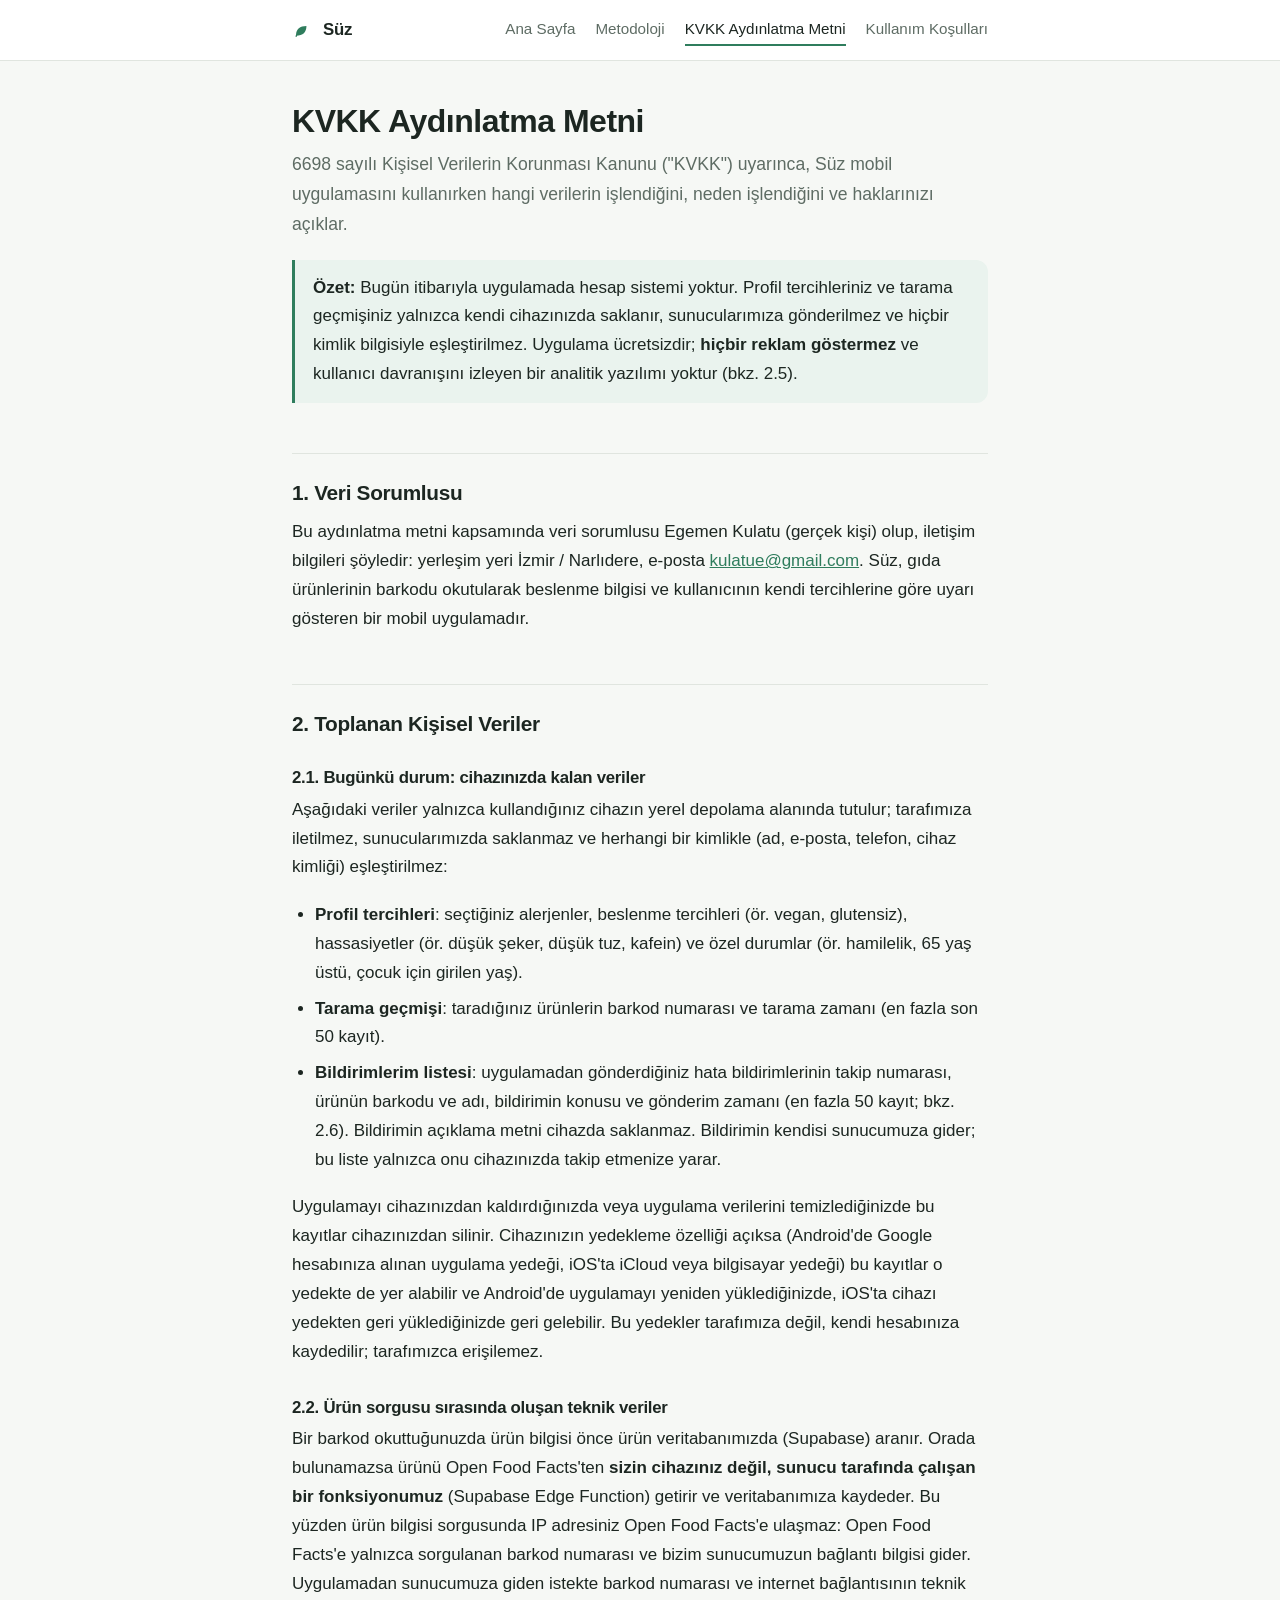
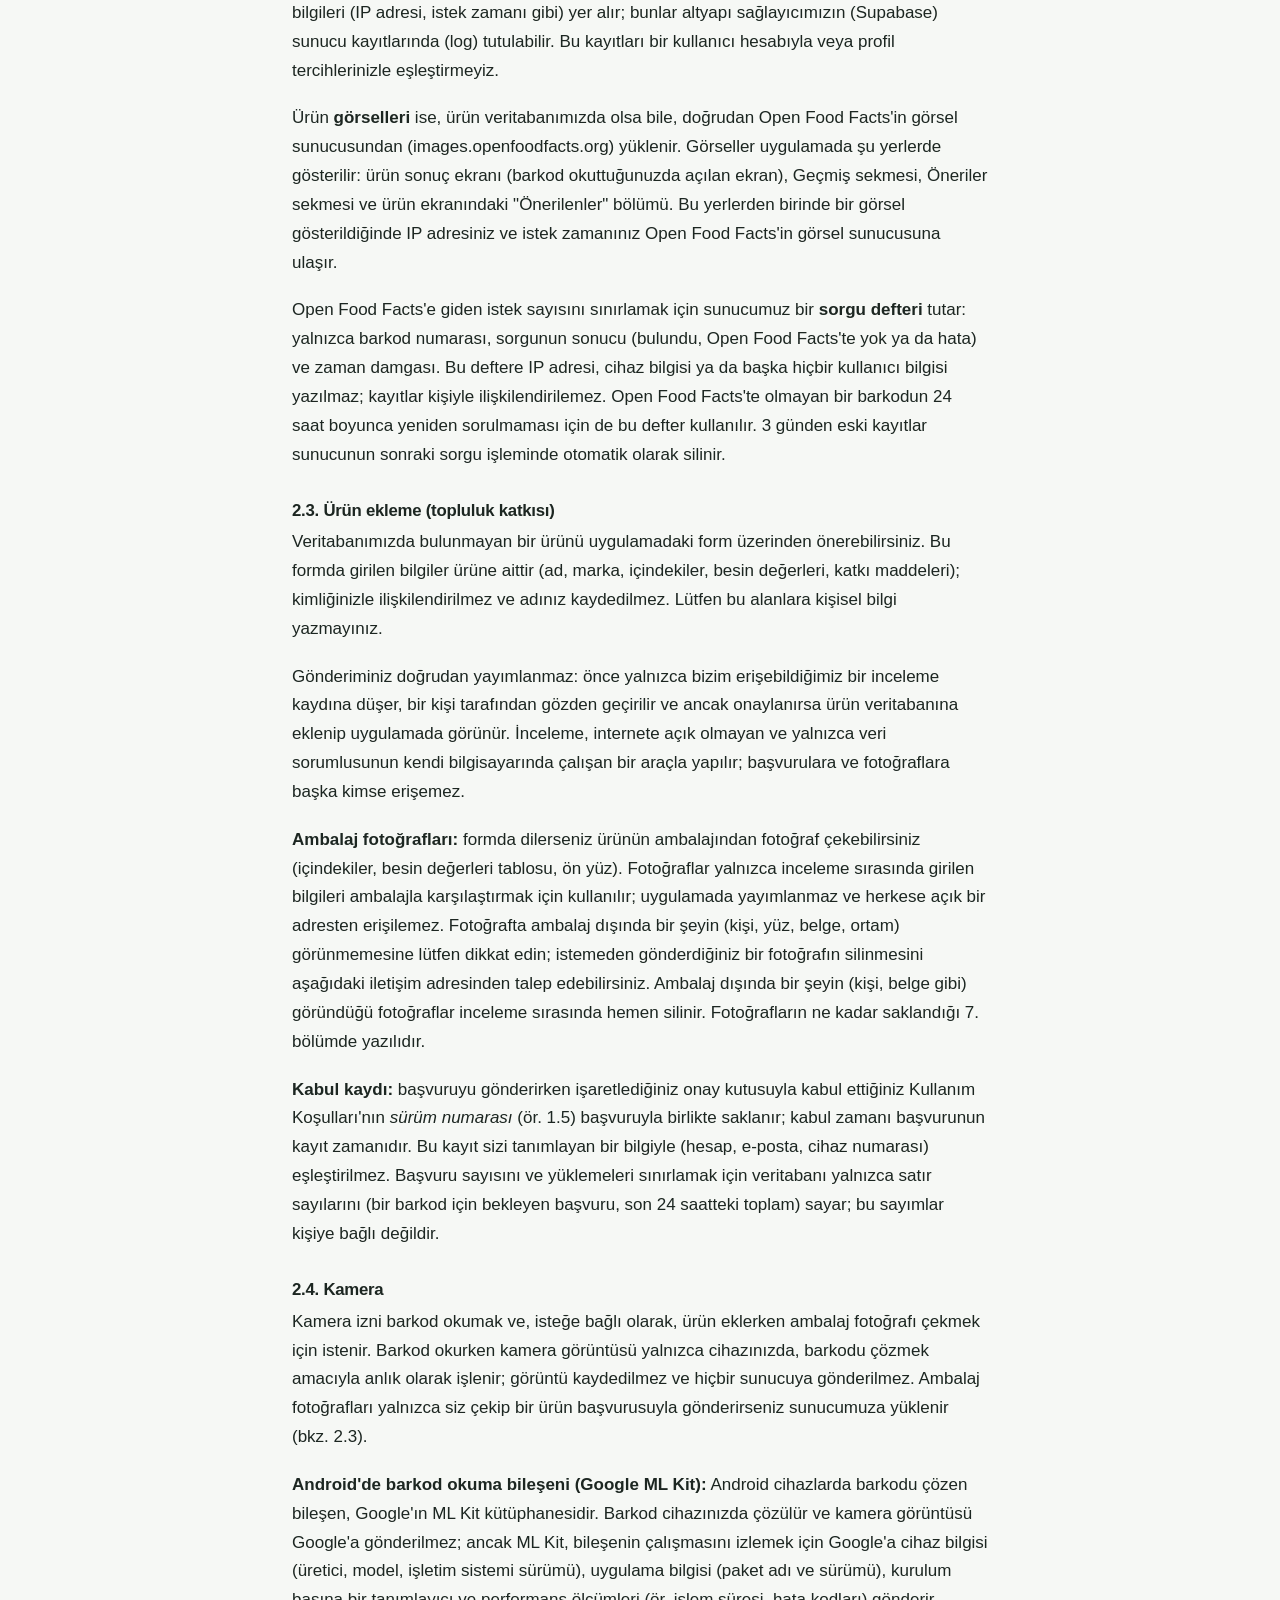
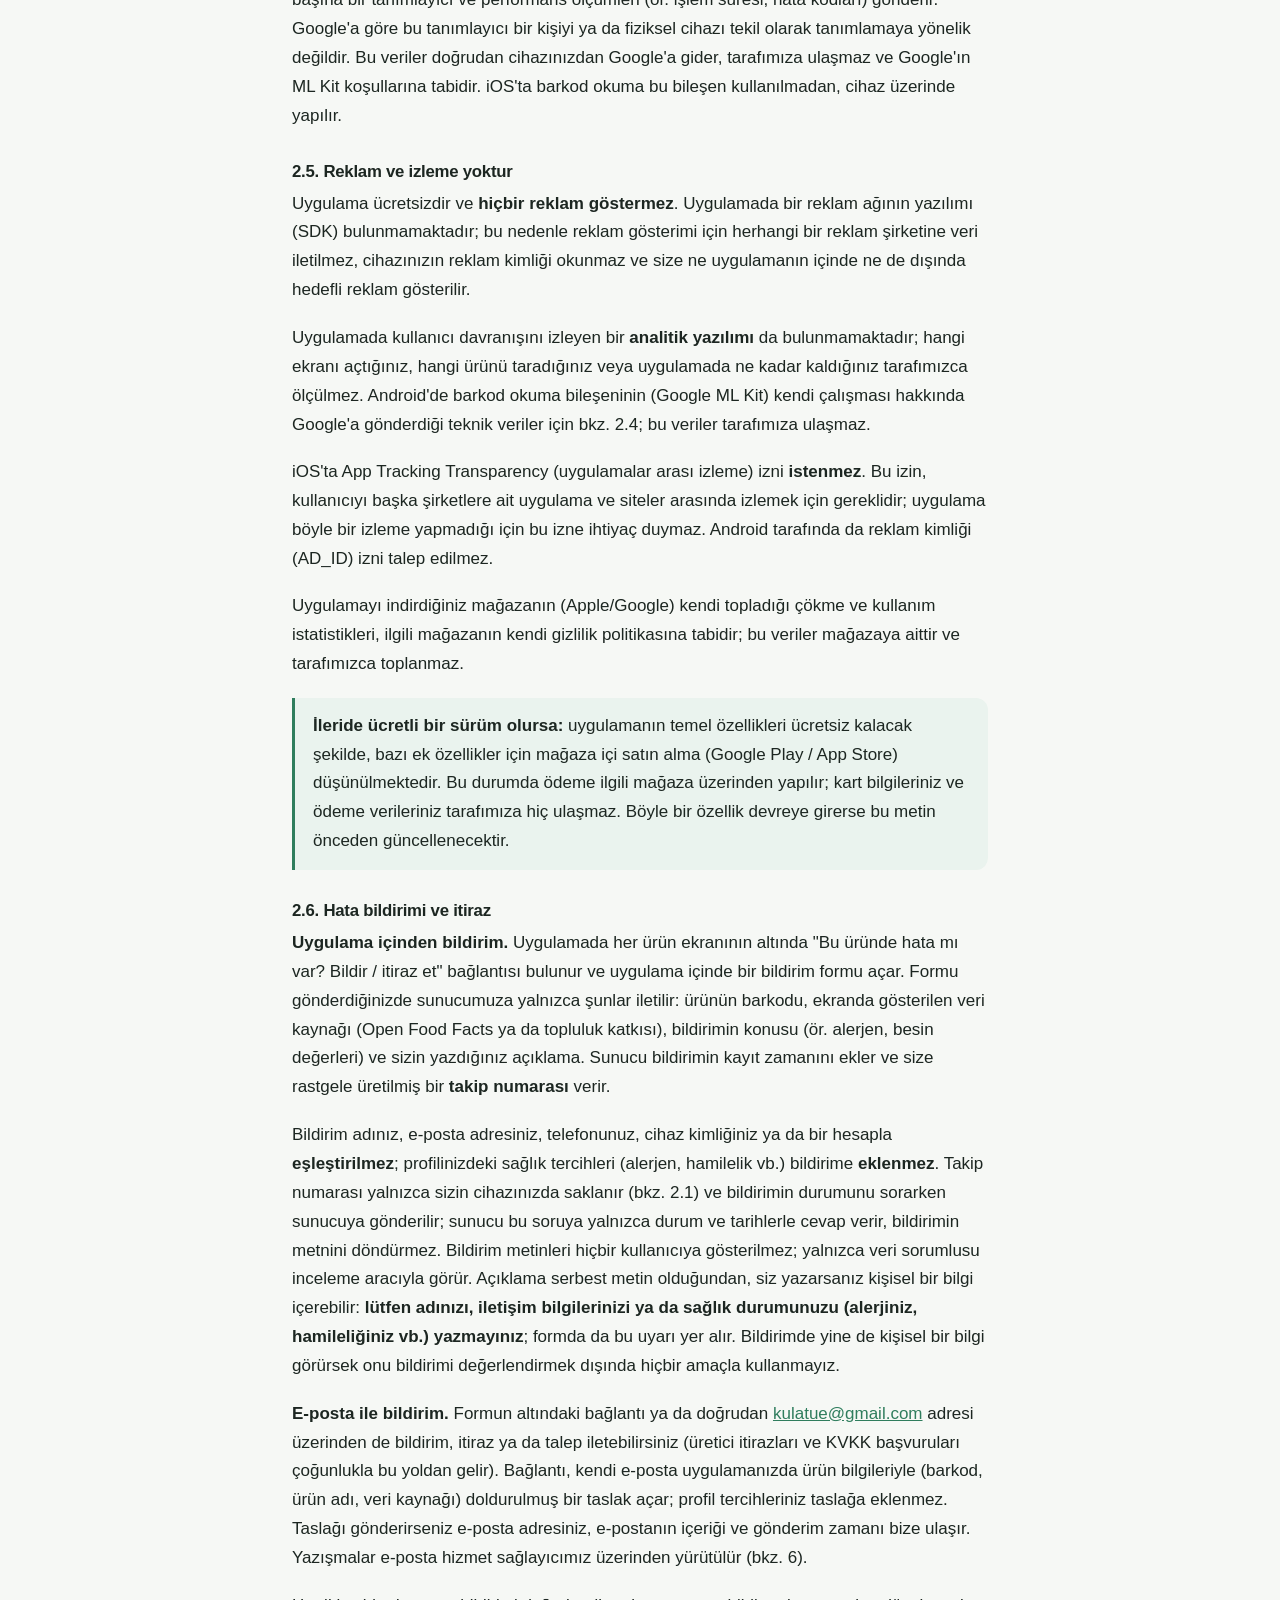
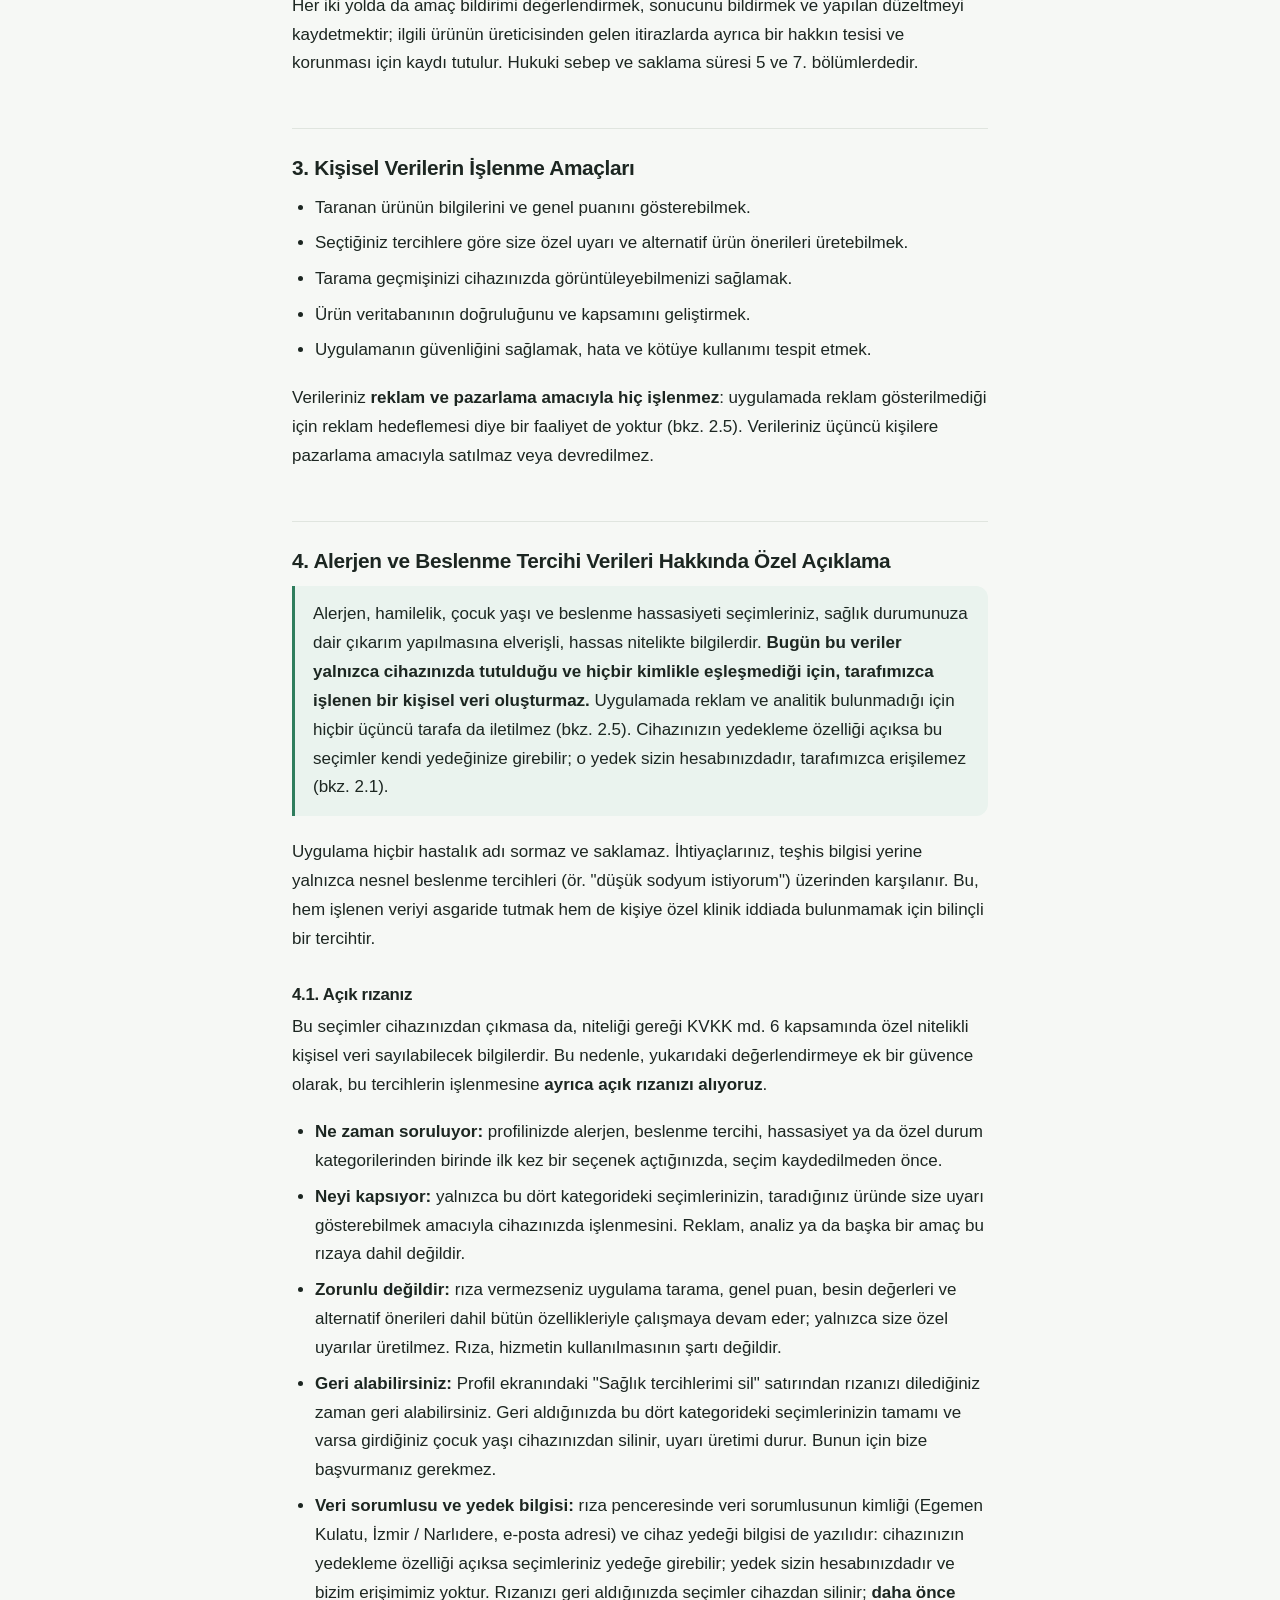
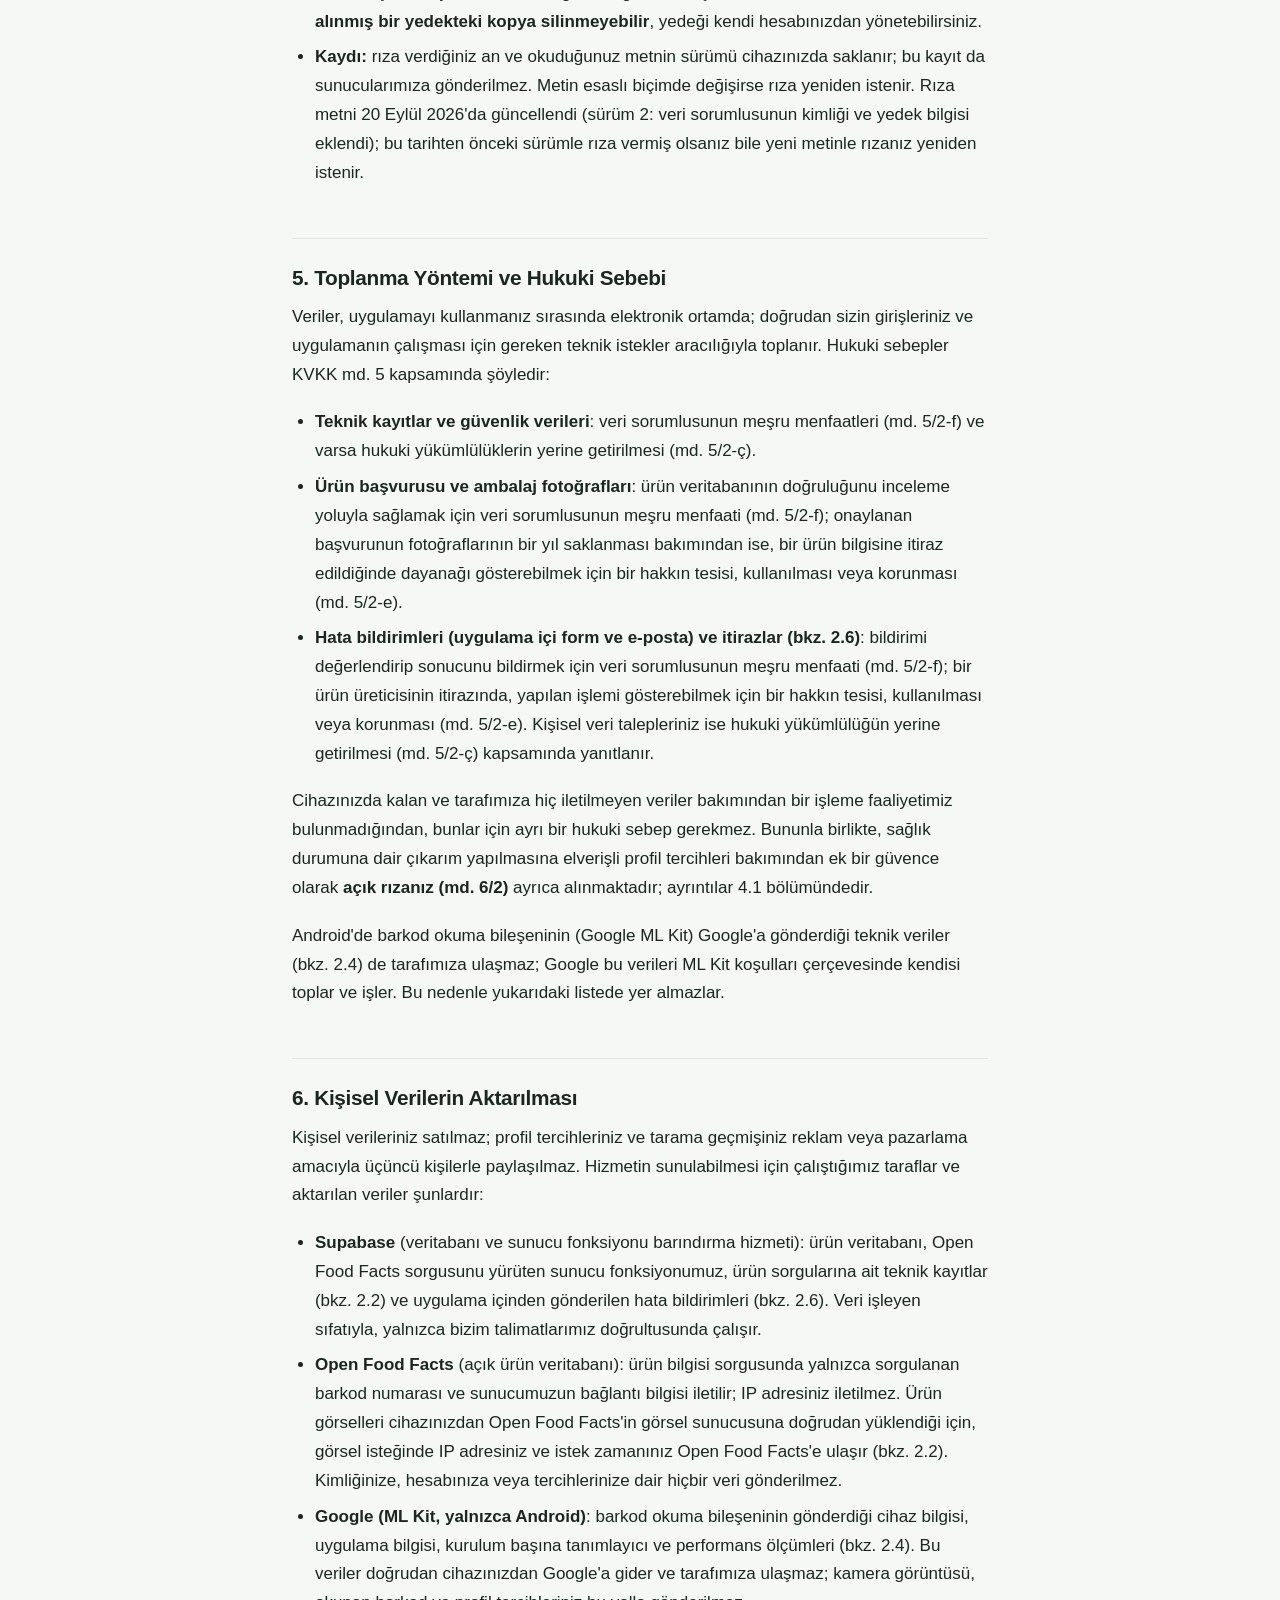
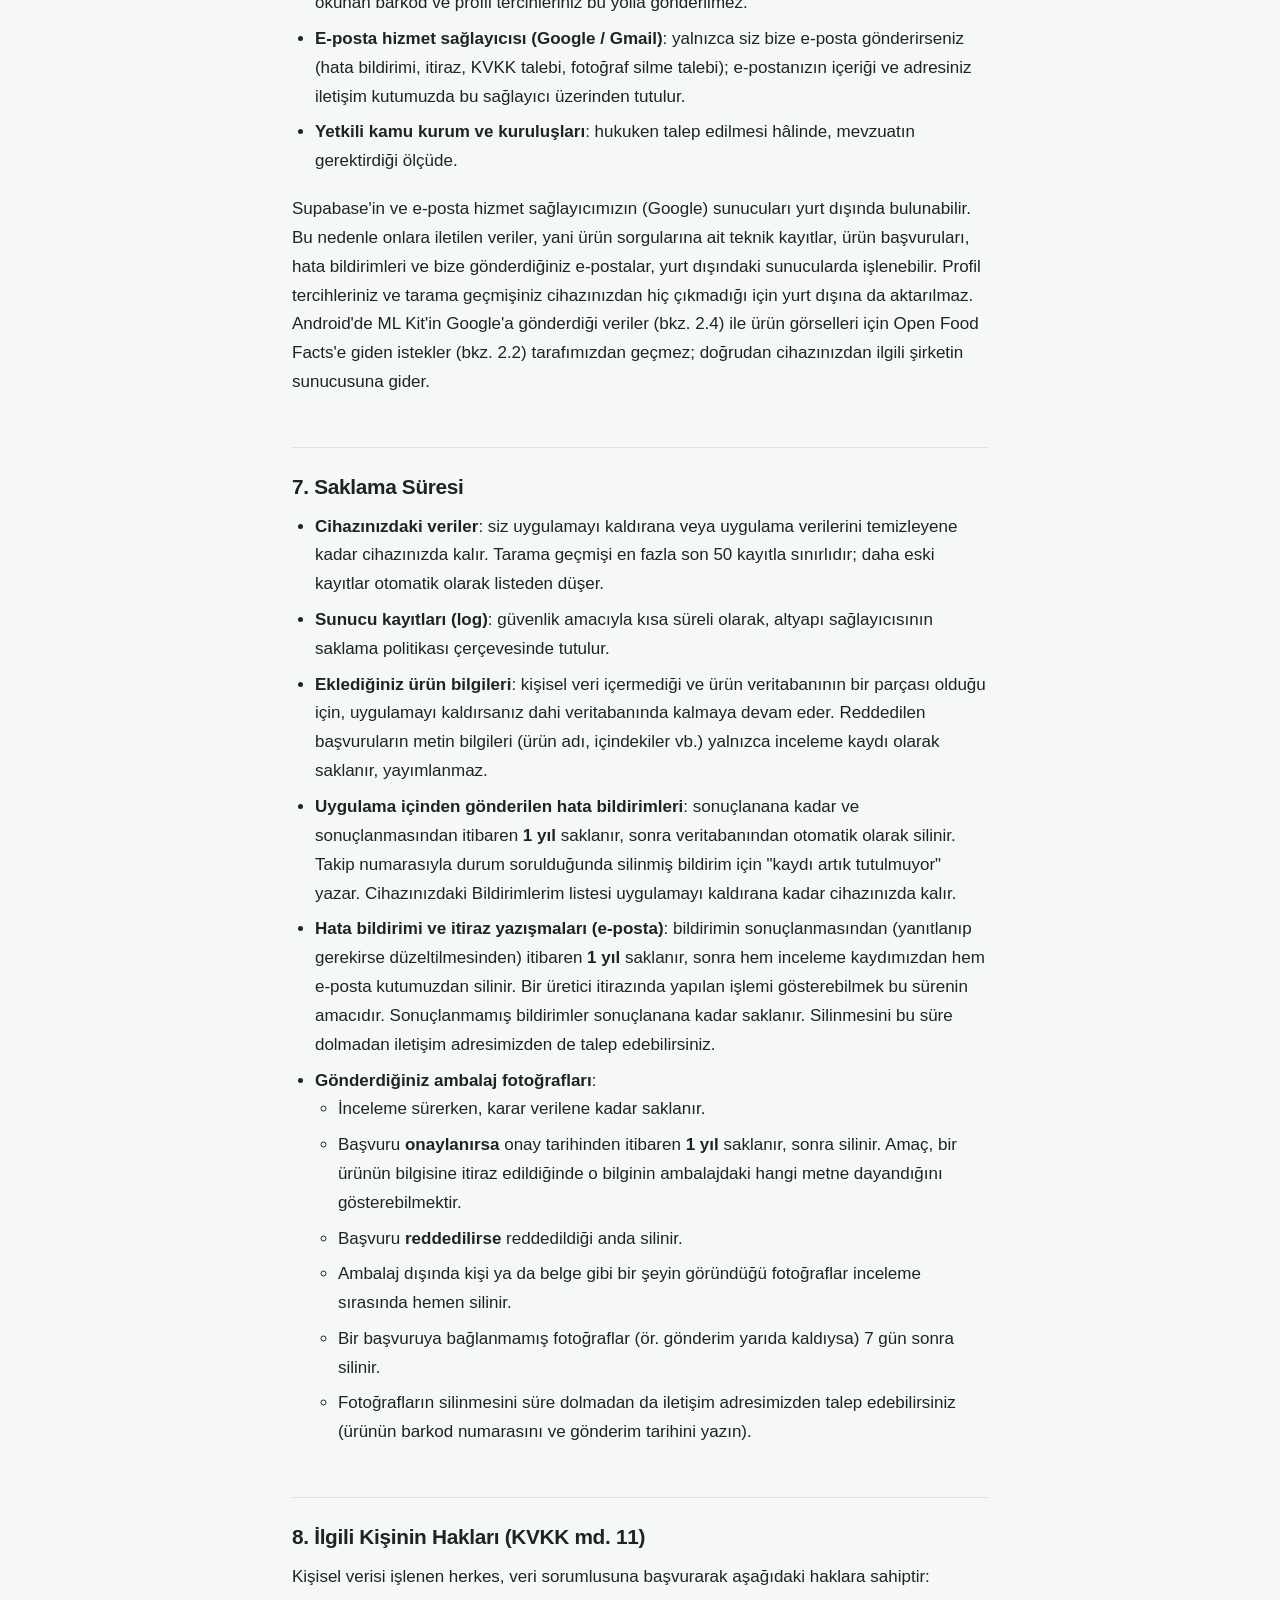
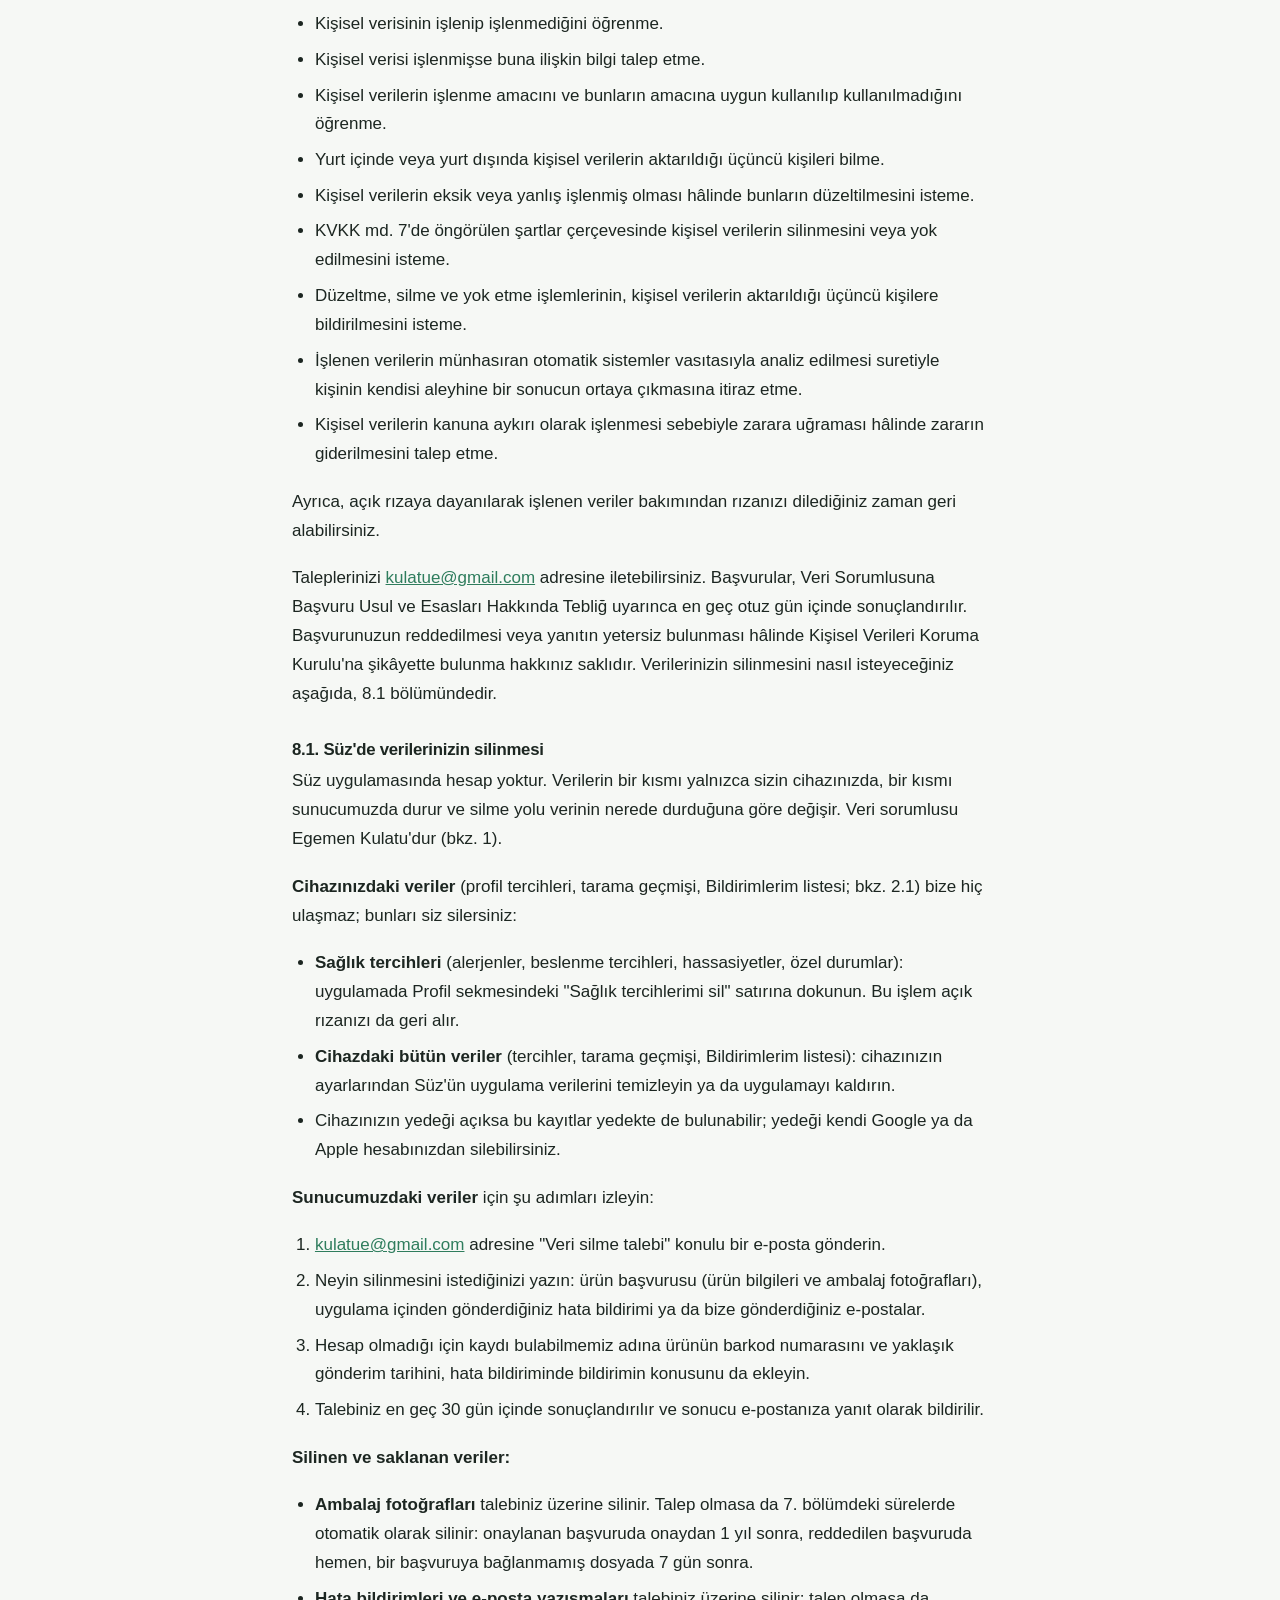
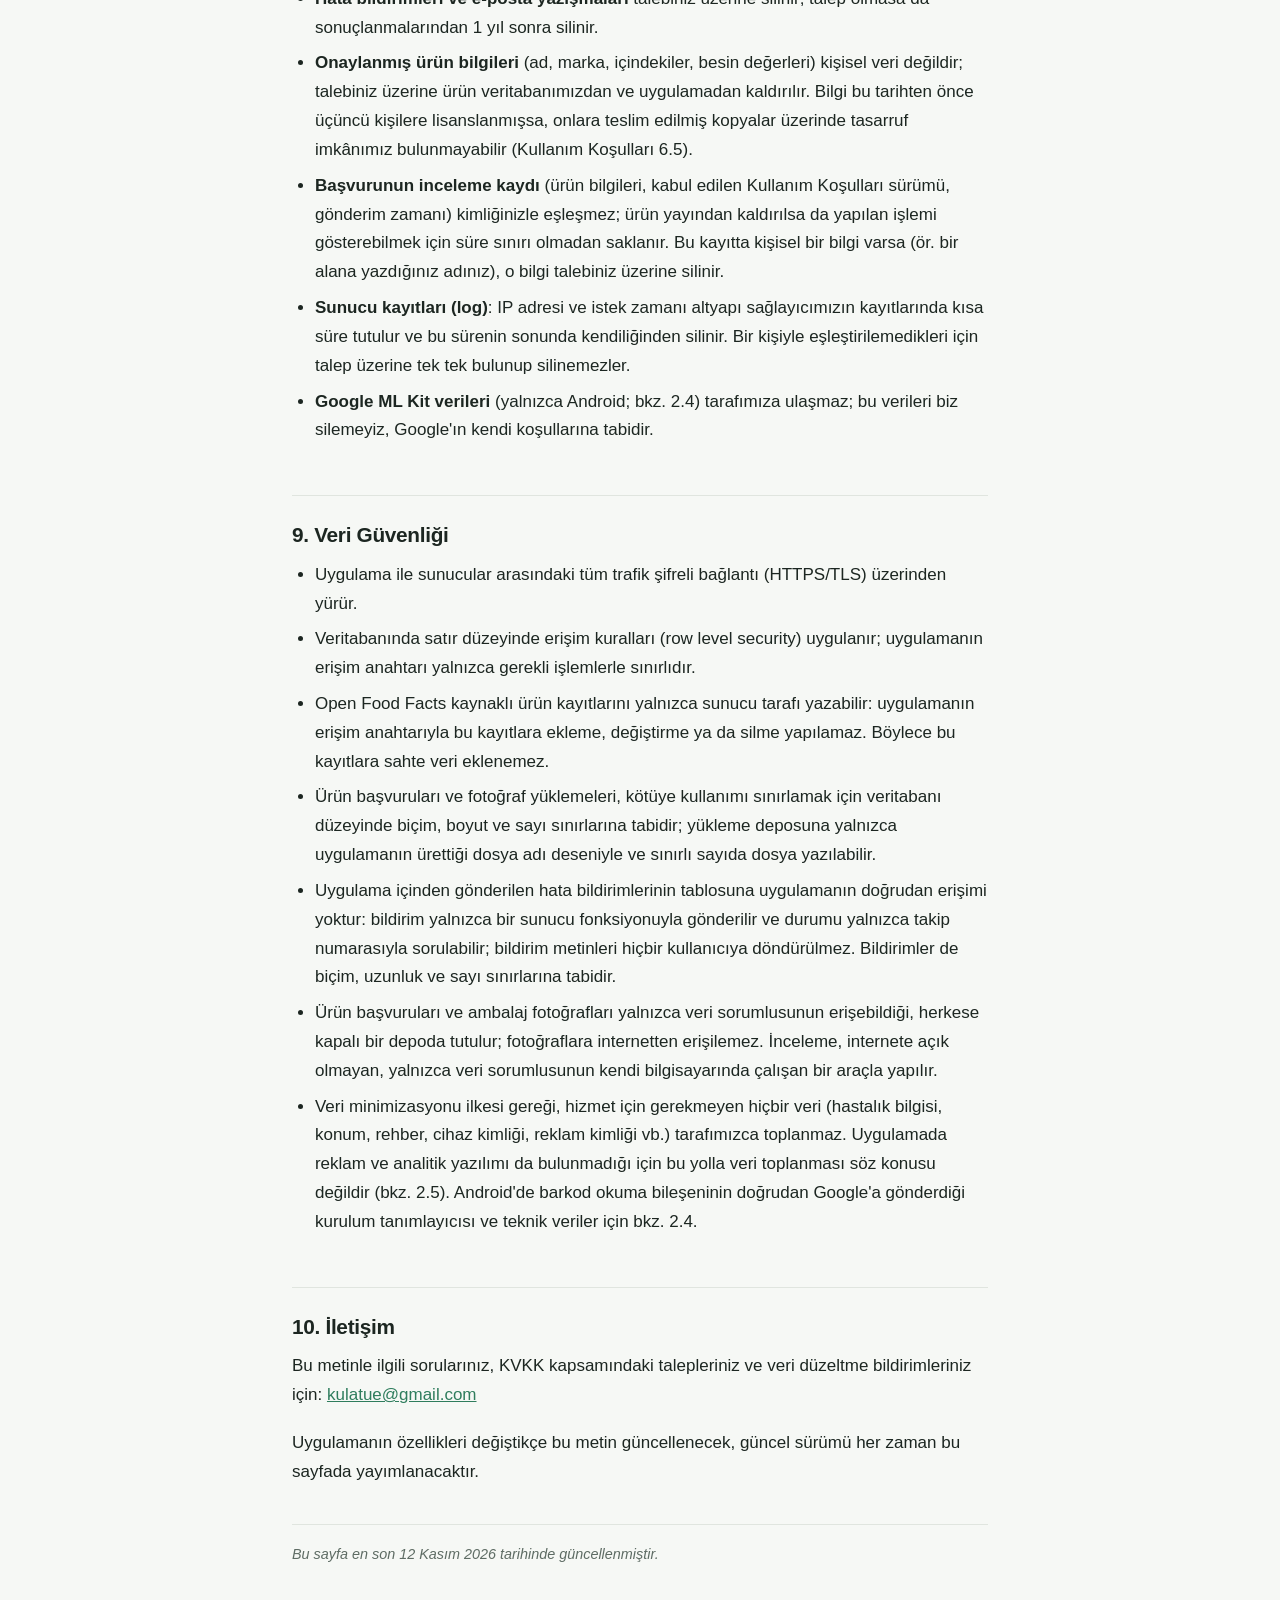
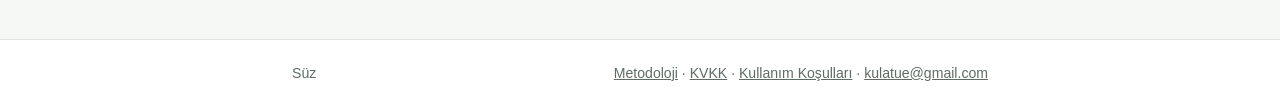
<file: kvkk.html>
<!doctype html>
<html lang="tr">
<head>
<meta charset="utf-8">
<meta name="viewport" content="width=device-width, initial-scale=1">
<title>KVKK Aydınlatma Metni — Süz</title>
<meta name="description" content="Süz uygulamasının 6698 sayılı Kişisel Verilerin Korunması Kanunu kapsamındaki aydınlatma metni.">
<link rel="icon" href="favicon.svg" type="image/svg+xml">
<link rel="stylesheet" href="style.css">
</head>
<body>

<header class="site-header">
  <div class="wrap">
    <a class="brand" href="index.html">
      <svg width="22" height="22" viewBox="0 0 32 32" aria-hidden="true">
        <path d="M6 22c0-7 5.5-12 15-12 0 9-5 14-15 14z" fill="currentColor"/>
        <path d="M6 25c2-5 5.5-8.5 10.5-11" stroke="currentColor" stroke-width="2" stroke-linecap="round" fill="none"/>
      </svg>
      Süz
    </a>
    <nav class="site-nav" aria-label="Site navigasyonu">
      <a href="index.html">Ana Sayfa</a>
      <a href="metodoloji.html">Metodoloji</a>
      <a href="kvkk.html" aria-current="page">KVKK Aydınlatma Metni</a>
      <a href="kullanim-kosullari.html">Kullanım Koşulları</a>
    </nav>
  </div>
</header>

<main>
  <div class="wrap">
    <h1>KVKK Aydınlatma Metni</h1>

    <p class="lead">
      6698 sayılı Kişisel Verilerin Korunması Kanunu ("KVKK") uyarınca,
      Süz mobil uygulamasını kullanırken hangi verilerin işlendiğini,
      neden işlendiğini ve haklarınızı açıklar.
    </p>

    <div class="callout">
      <p>
        <strong>Özet:</strong> Bugün itibarıyla uygulamada hesap sistemi yoktur.
        Profil tercihleriniz ve tarama geçmişiniz yalnızca kendi cihazınızda
        saklanır, sunucularımıza gönderilmez ve hiçbir kimlik bilgisiyle
        eşleştirilmez. Uygulama ücretsizdir; <strong>hiçbir reklam
        göstermez</strong> ve kullanıcı davranışını izleyen bir analitik yazılımı
        yoktur (bkz. 2.5).
      </p>
    </div>

    <h2>1. Veri Sorumlusu</h2>

    <p>
      Bu aydınlatma metni kapsamında veri sorumlusu Egemen Kulatu (gerçek kişi)
      olup, iletişim bilgileri şöyledir: yerleşim yeri İzmir / Narlıdere,
      e-posta <a href="mailto:kulatue@gmail.com">kulatue@gmail.com</a>.
      Süz, gıda ürünlerinin barkodu okutularak beslenme bilgisi ve
      kullanıcının kendi tercihlerine göre uyarı gösteren bir mobil
      uygulamadır.
    </p>

    <h2>2. Toplanan Kişisel Veriler</h2>

    <h3>2.1. Bugünkü durum: cihazınızda kalan veriler</h3>

    <p>
      Aşağıdaki veriler yalnızca kullandığınız cihazın yerel depolama alanında
      tutulur; tarafımıza iletilmez, sunucularımızda saklanmaz ve herhangi bir
      kimlikle (ad, e-posta, telefon, cihaz kimliği) eşleştirilmez:
    </p>

    <ul>
      <li>
        <strong>Profil tercihleri</strong>: seçtiğiniz alerjenler, beslenme
        tercihleri (ör. vegan, glutensiz), hassasiyetler (ör. düşük şeker,
        düşük tuz, kafein) ve özel durumlar (ör. hamilelik, 65 yaş üstü, çocuk
        için girilen yaş).
      </li>
      <li>
        <strong>Tarama geçmişi</strong>: taradığınız ürünlerin barkod numarası
        ve tarama zamanı (en fazla son 50 kayıt).
      </li>
      <li>
        <strong>Bildirimlerim listesi</strong>: uygulamadan gönderdiğiniz hata
        bildirimlerinin takip numarası, ürünün barkodu ve adı, bildirimin konusu
        ve gönderim zamanı (en fazla 50 kayıt; bkz. 2.6). Bildirimin açıklama
        metni cihazda saklanmaz. Bildirimin kendisi sunucumuza gider; bu liste
        yalnızca onu cihazınızda takip etmenize yarar.
      </li>
    </ul>

    <p>
      Uygulamayı cihazınızdan kaldırdığınızda veya uygulama verilerini
      temizlediğinizde bu kayıtlar cihazınızdan silinir. Cihazınızın yedekleme
      özelliği açıksa (Android'de Google hesabınıza alınan uygulama yedeği,
      iOS'ta iCloud veya bilgisayar yedeği) bu kayıtlar o yedekte de yer
      alabilir ve Android'de uygulamayı yeniden yüklediğinizde, iOS'ta cihazı
      yedekten geri yüklediğinizde geri gelebilir. Bu yedekler tarafımıza
      değil, kendi hesabınıza kaydedilir; tarafımızca erişilemez.
    </p>

    <h3>2.2. Ürün sorgusu sırasında oluşan teknik veriler</h3>

    <p>
      Bir barkod okuttuğunuzda ürün bilgisi önce ürün veritabanımızda
      (Supabase) aranır. Orada bulunamazsa ürünü Open Food Facts'ten
      <strong>sizin cihazınız değil, sunucu tarafında çalışan bir fonksiyonumuz</strong>
      (Supabase Edge Function) getirir ve veritabanımıza kaydeder. Bu yüzden ürün
      bilgisi sorgusunda IP adresiniz Open Food Facts'e ulaşmaz: Open Food
      Facts'e yalnızca sorgulanan barkod numarası ve bizim sunucumuzun bağlantı
      bilgisi gider. Uygulamadan sunucumuza giden istekte barkod numarası ve
      internet bağlantısının teknik bilgileri (IP adresi, istek zamanı gibi) yer
      alır; bunlar altyapı sağlayıcımızın (Supabase) sunucu kayıtlarında (log)
      tutulabilir. Bu kayıtları bir kullanıcı hesabıyla veya profil
      tercihlerinizle eşleştirmeyiz.
    </p>

    <p>
      Ürün <strong>görselleri</strong> ise, ürün veritabanımızda olsa bile,
      doğrudan Open Food Facts'in görsel sunucusundan
      (images.openfoodfacts.org) yüklenir. Görseller uygulamada şu yerlerde
      gösterilir: ürün sonuç ekranı (barkod okuttuğunuzda açılan ekran),
      Geçmiş sekmesi, Öneriler sekmesi ve ürün ekranındaki "Önerilenler"
      bölümü. Bu yerlerden birinde bir görsel gösterildiğinde IP adresiniz ve
      istek zamanınız Open Food Facts'in görsel sunucusuna ulaşır.
    </p>

    <p>
      Open Food Facts'e giden istek sayısını sınırlamak için sunucumuz bir
      <strong>sorgu defteri</strong> tutar: yalnızca barkod numarası, sorgunun
      sonucu (bulundu, Open Food Facts'te yok ya da hata) ve zaman damgası. Bu
      deftere IP adresi, cihaz bilgisi ya da başka hiçbir kullanıcı bilgisi
      yazılmaz; kayıtlar kişiyle ilişkilendirilemez. Open Food Facts'te olmayan
      bir barkodun 24 saat boyunca yeniden sorulmaması için de bu defter
      kullanılır. 3 günden eski kayıtlar sunucunun sonraki sorgu işleminde
      otomatik olarak silinir.
    </p>

    <h3>2.3. Ürün ekleme (topluluk katkısı)</h3>

    <p>
      Veritabanımızda bulunmayan bir ürünü uygulamadaki form üzerinden
      önerebilirsiniz. Bu formda girilen bilgiler ürüne aittir (ad, marka,
      içindekiler, besin değerleri, katkı maddeleri); kimliğinizle
      ilişkilendirilmez ve adınız kaydedilmez. Lütfen bu alanlara kişisel bilgi
      yazmayınız.
    </p>

    <p>
      Gönderiminiz doğrudan yayımlanmaz: önce yalnızca bizim erişebildiğimiz bir
      inceleme kaydına düşer, bir kişi tarafından gözden geçirilir ve ancak
      onaylanırsa ürün veritabanına eklenip uygulamada görünür. İnceleme,
      internete açık olmayan ve yalnızca veri sorumlusunun kendi bilgisayarında
      çalışan bir araçla yapılır; başvurulara ve fotoğraflara başka kimse
      erişemez.
    </p>

    <p>
      <strong>Ambalaj fotoğrafları:</strong> formda dilerseniz ürünün
      ambalajından fotoğraf çekebilirsiniz (içindekiler, besin değerleri
      tablosu, ön yüz). Fotoğraflar yalnızca inceleme sırasında girilen
      bilgileri ambalajla karşılaştırmak için kullanılır; uygulamada yayımlanmaz
      ve herkese açık bir adresten erişilemez. Fotoğrafta ambalaj dışında bir
      şeyin (kişi, yüz, belge, ortam) görünmemesine lütfen dikkat edin; istemeden
      gönderdiğiniz bir fotoğrafın silinmesini aşağıdaki iletişim adresinden
      talep edebilirsiniz. Ambalaj dışında bir şeyin (kişi, belge gibi)
      göründüğü fotoğraflar inceleme sırasında hemen silinir. Fotoğrafların ne
      kadar saklandığı 7. bölümde yazılıdır.
    </p>

    <p>
      <strong>Kabul kaydı:</strong> başvuruyu gönderirken işaretlediğiniz
      onay kutusuyla kabul ettiğiniz Kullanım Koşulları'nın <em>sürüm numarası</em>
      (ör. 1.5) başvuruyla birlikte saklanır; kabul zamanı başvurunun kayıt
      zamanıdır. Bu kayıt sizi tanımlayan bir bilgiyle (hesap, e-posta, cihaz
      numarası) eşleştirilmez. Başvuru sayısını ve yüklemeleri sınırlamak için
      veritabanı yalnızca satır sayılarını (bir barkod için bekleyen başvuru,
      son 24 saatteki toplam) sayar; bu sayımlar kişiye bağlı değildir.
    </p>

    <h3>2.4. Kamera</h3>

    <p>
      Kamera izni barkod okumak ve, isteğe bağlı olarak, ürün eklerken ambalaj
      fotoğrafı çekmek için istenir. Barkod okurken kamera görüntüsü yalnızca
      cihazınızda, barkodu çözmek amacıyla anlık olarak işlenir; görüntü
      kaydedilmez ve hiçbir sunucuya gönderilmez. Ambalaj fotoğrafları yalnızca
      siz çekip bir ürün başvurusuyla gönderirseniz sunucumuza yüklenir (bkz.
      2.3).
    </p>

    <p>
      <strong>Android'de barkod okuma bileşeni (Google ML Kit):</strong>
      Android cihazlarda barkodu çözen bileşen, Google'ın ML Kit kütüphanesidir.
      Barkod cihazınızda çözülür ve kamera görüntüsü Google'a gönderilmez; ancak
      ML Kit, bileşenin çalışmasını izlemek için Google'a cihaz bilgisi
      (üretici, model, işletim sistemi sürümü), uygulama bilgisi (paket adı ve
      sürümü), kurulum başına bir tanımlayıcı ve performans ölçümleri (ör.
      işlem süresi, hata kodları) gönderir. Google'a göre bu tanımlayıcı bir
      kişiyi ya da fiziksel cihazı tekil olarak tanımlamaya yönelik değildir.
      Bu veriler doğrudan cihazınızdan Google'a gider, tarafımıza ulaşmaz ve
      Google'ın ML Kit koşullarına tabidir. iOS'ta barkod okuma bu bileşen
      kullanılmadan, cihaz üzerinde yapılır.
    </p>

    <h3>2.5. Reklam ve izleme yoktur</h3>

    <p>
      Uygulama ücretsizdir ve <strong>hiçbir reklam göstermez</strong>.
      Uygulamada bir reklam ağının yazılımı (SDK) bulunmamaktadır; bu nedenle
      reklam gösterimi için herhangi bir reklam şirketine veri iletilmez,
      cihazınızın reklam kimliği okunmaz ve size ne uygulamanın içinde ne de
      dışında hedefli reklam gösterilir.
    </p>

    <p>
      Uygulamada kullanıcı davranışını izleyen bir <strong>analitik
      yazılımı</strong> da bulunmamaktadır; hangi ekranı açtığınız, hangi ürünü
      taradığınız veya uygulamada ne kadar kaldığınız tarafımızca ölçülmez.
      Android'de barkod okuma bileşeninin (Google ML Kit) kendi çalışması
      hakkında Google'a gönderdiği teknik veriler için bkz. 2.4; bu veriler
      tarafımıza ulaşmaz.
    </p>

    <p>
      iOS'ta App Tracking Transparency (uygulamalar arası izleme) izni
      <strong>istenmez</strong>. Bu izin, kullanıcıyı başka şirketlere ait
      uygulama ve siteler arasında izlemek için gereklidir; uygulama böyle bir
      izleme yapmadığı için bu izne ihtiyaç duymaz. Android tarafında da reklam
      kimliği (AD_ID) izni talep edilmez.
    </p>

    <p>
      Uygulamayı indirdiğiniz mağazanın (Apple/Google) kendi topladığı çökme ve
      kullanım istatistikleri, ilgili mağazanın kendi gizlilik politikasına
      tabidir; bu veriler mağazaya aittir ve tarafımızca toplanmaz.
    </p>

    <div class="callout">
      <p>
        <strong>İleride ücretli bir sürüm olursa:</strong> uygulamanın temel
        özellikleri ücretsiz kalacak şekilde, bazı ek özellikler için mağaza içi
        satın alma (Google Play / App Store) düşünülmektedir. Bu durumda ödeme
        ilgili mağaza üzerinden yapılır; kart bilgileriniz ve ödeme verileriniz
        tarafımıza hiç ulaşmaz. Böyle bir özellik devreye girerse bu metin
        önceden güncellenecektir.
      </p>
    </div>

    <h3>2.6. Hata bildirimi ve itiraz</h3>

    <p><strong>Uygulama içinden bildirim.</strong> Uygulamada her ürün ekranının
      altında "Bu üründe hata mı var? Bildir / itiraz et" bağlantısı bulunur ve
      uygulama içinde bir bildirim formu açar. Formu gönderdiğinizde sunucumuza
      yalnızca şunlar iletilir: ürünün barkodu, ekranda gösterilen veri kaynağı
      (Open Food Facts ya da topluluk katkısı), bildirimin konusu (ör. alerjen,
      besin değerleri) ve sizin yazdığınız açıklama. Sunucu bildirimin kayıt
      zamanını ekler ve size rastgele üretilmiş bir <strong>takip numarası</strong>
      verir.
    </p>

    <p>
      Bildirim adınız, e-posta adresiniz, telefonunuz, cihaz kimliğiniz ya da bir
      hesapla <strong>eşleştirilmez</strong>; profilinizdeki sağlık tercihleri
      (alerjen, hamilelik vb.) bildirime <strong>eklenmez</strong>. Takip numarası
      yalnızca sizin cihazınızda saklanır (bkz. 2.1) ve bildirimin durumunu
      sorarken sunucuya gönderilir; sunucu bu soruya yalnızca durum ve tarihlerle
      cevap verir, bildirimin metnini döndürmez. Bildirim metinleri hiçbir
      kullanıcıya gösterilmez; yalnızca veri sorumlusu inceleme aracıyla görür.
      Açıklama serbest metin olduğundan, siz yazarsanız kişisel bir bilgi
      içerebilir: <strong>lütfen adınızı, iletişim bilgilerinizi ya da sağlık
      durumunuzu (alerjiniz, hamileliğiniz vb.) yazmayınız</strong>; formda da bu
      uyarı yer alır. Bildirimde yine de kişisel bir bilgi görürsek onu bildirimi
      değerlendirmek dışında hiçbir amaçla kullanmayız.
    </p>

    <p><strong>E-posta ile bildirim.</strong> Formun altındaki bağlantı ya da
      doğrudan <a href="mailto:kulatue@gmail.com">kulatue@gmail.com</a> adresi
      üzerinden de bildirim, itiraz ya da talep iletebilirsiniz (üretici
      itirazları ve KVKK başvuruları çoğunlukla bu yoldan gelir). Bağlantı, kendi
      e-posta uygulamanızda ürün bilgileriyle (barkod, ürün adı, veri kaynağı)
      doldurulmuş bir taslak açar; profil tercihleriniz taslağa eklenmez. Taslağı
      gönderirseniz e-posta adresiniz, e-postanın içeriği ve gönderim zamanı bize
      ulaşır. Yazışmalar e-posta hizmet sağlayıcımız üzerinden yürütülür (bkz. 6).
    </p>

    <p>
      Her iki yolda da amaç bildirimi değerlendirmek, sonucunu bildirmek ve
      yapılan düzeltmeyi kaydetmektir; ilgili ürünün üreticisinden gelen
      itirazlarda ayrıca bir hakkın tesisi ve korunması için kaydı tutulur.
      Hukuki sebep ve saklama süresi 5 ve 7. bölümlerdedir.
    </p>

    <h2>3. Kişisel Verilerin İşlenme Amaçları</h2>

    <ul>
      <li>Taranan ürünün bilgilerini ve genel puanını gösterebilmek.</li>
      <li>
        Seçtiğiniz tercihlere göre size özel uyarı ve alternatif ürün önerileri
        üretebilmek.
      </li>
      <li>Tarama geçmişinizi cihazınızda görüntüleyebilmenizi sağlamak.</li>
      <li>Ürün veritabanının doğruluğunu ve kapsamını geliştirmek.</li>
      <li>
        Uygulamanın güvenliğini sağlamak, hata ve kötüye kullanımı tespit etmek.
      </li>
    </ul>

    <p>
      Verileriniz <strong>reklam ve pazarlama amacıyla hiç işlenmez</strong>:
      uygulamada reklam gösterilmediği için reklam hedeflemesi diye bir faaliyet
      de yoktur (bkz. 2.5). Verileriniz üçüncü kişilere pazarlama amacıyla
      satılmaz veya devredilmez.
    </p>

    <h2>4. Alerjen ve Beslenme Tercihi Verileri Hakkında Özel Açıklama</h2>

    <div class="callout">
      <p>
        Alerjen, hamilelik, çocuk yaşı ve beslenme hassasiyeti seçimleriniz,
        sağlık durumunuza dair çıkarım yapılmasına elverişli, hassas nitelikte
        bilgilerdir. <strong>Bugün bu veriler yalnızca cihazınızda tutulduğu ve
        hiçbir kimlikle eşleşmediği için, tarafımızca işlenen bir kişisel veri
        oluşturmaz.</strong> Uygulamada reklam ve analitik bulunmadığı için
        hiçbir üçüncü tarafa da iletilmez (bkz. 2.5). Cihazınızın yedekleme
        özelliği açıksa bu seçimler kendi yedeğinize girebilir; o yedek sizin
        hesabınızdadır, tarafımızca erişilemez (bkz. 2.1).
      </p>
    </div>

    <p>
      Uygulama hiçbir hastalık adı sormaz ve saklamaz. İhtiyaçlarınız, teşhis
      bilgisi yerine yalnızca nesnel beslenme tercihleri (ör. "düşük sodyum
      istiyorum") üzerinden karşılanır. Bu, hem işlenen veriyi asgaride tutmak
      hem de kişiye özel klinik iddiada bulunmamak için bilinçli bir tercihtir.
    </p>

    <h3>4.1. Açık rızanız</h3>

    <p>
      Bu seçimler cihazınızdan çıkmasa da, niteliği gereği KVKK md. 6 kapsamında
      özel nitelikli kişisel veri sayılabilecek bilgilerdir. Bu nedenle,
      yukarıdaki değerlendirmeye ek bir güvence olarak, bu tercihlerin
      işlenmesine <strong>ayrıca açık rızanızı alıyoruz</strong>.
    </p>

    <ul>
      <li>
        <strong>Ne zaman soruluyor:</strong> profilinizde alerjen, beslenme
        tercihi, hassasiyet ya da özel durum kategorilerinden birinde ilk kez
        bir seçenek açtığınızda, seçim kaydedilmeden önce.
      </li>
      <li>
        <strong>Neyi kapsıyor:</strong> yalnızca bu dört kategorideki
        seçimlerinizin, taradığınız üründe size uyarı gösterebilmek amacıyla
        cihazınızda işlenmesini. Reklam, analiz ya da başka bir amaç bu rızaya
        dahil değildir.
      </li>
      <li>
        <strong>Zorunlu değildir:</strong> rıza vermezseniz uygulama tarama,
        genel puan, besin değerleri ve alternatif önerileri dahil bütün
        özellikleriyle çalışmaya devam eder; yalnızca size özel uyarılar
        üretilmez. Rıza, hizmetin kullanılmasının şartı değildir.
      </li>
      <li>
        <strong>Geri alabilirsiniz:</strong> Profil ekranındaki "Sağlık
        tercihlerimi sil" satırından rızanızı dilediğiniz zaman geri
        alabilirsiniz. Geri aldığınızda bu dört kategorideki seçimlerinizin
        tamamı ve varsa girdiğiniz çocuk yaşı cihazınızdan silinir, uyarı
        üretimi durur. Bunun için bize başvurmanız gerekmez.
      </li>
      <li>
        <strong>Veri sorumlusu ve yedek bilgisi:</strong> rıza penceresinde veri
        sorumlusunun kimliği (Egemen Kulatu, İzmir / Narlıdere, e-posta adresi)
        ve cihaz yedeği bilgisi de yazılıdır: cihazınızın yedekleme özelliği
        açıksa seçimleriniz yedeğe girebilir; yedek sizin hesabınızdadır ve
        bizim erişimimiz yoktur. Rızanızı geri aldığınızda seçimler
        cihazdan silinir; <strong>daha önce alınmış bir yedekteki kopya
        silinmeyebilir</strong>, yedeği kendi hesabınızdan yönetebilirsiniz.
      </li>
      <li>
        <strong>Kaydı:</strong> rıza verdiğiniz an ve okuduğunuz metnin sürümü
        cihazınızda saklanır; bu kayıt da sunucularımıza gönderilmez. Metin
        esaslı biçimde değişirse rıza yeniden istenir. Rıza metni 20 Eylül
        2026'da güncellendi (sürüm 2: veri sorumlusunun kimliği ve yedek bilgisi
        eklendi); bu tarihten önceki sürümle rıza vermiş olsanız bile yeni metinle
        rızanız yeniden istenir.
      </li>
    </ul>

    <h2>5. Toplanma Yöntemi ve Hukuki Sebebi</h2>

    <p>
      Veriler, uygulamayı kullanmanız sırasında elektronik ortamda; doğrudan
      sizin girişleriniz ve uygulamanın çalışması için gereken teknik istekler
      aracılığıyla toplanır. Hukuki sebepler KVKK md. 5 kapsamında şöyledir:
    </p>

    <ul>
      <li>
        <strong>Teknik kayıtlar ve güvenlik verileri</strong>: veri sorumlusunun
        meşru menfaatleri (md. 5/2-f) ve varsa hukuki yükümlülüklerin yerine
        getirilmesi (md. 5/2-ç).
      </li>
      <li>
        <strong>Ürün başvurusu ve ambalaj fotoğrafları</strong>: ürün
        veritabanının doğruluğunu inceleme yoluyla sağlamak için veri
        sorumlusunun meşru menfaati (md. 5/2-f); onaylanan başvurunun
        fotoğraflarının bir yıl saklanması bakımından ise, bir ürün bilgisine
        itiraz edildiğinde dayanağı gösterebilmek için bir hakkın tesisi,
        kullanılması veya korunması (md. 5/2-e).
      </li>
      <li>
        <strong>Hata bildirimleri (uygulama içi form ve e-posta) ve itirazlar
        (bkz. 2.6)</strong>: bildirimi değerlendirip sonucunu bildirmek için veri
        sorumlusunun meşru menfaati
        (md. 5/2-f); bir ürün üreticisinin itirazında, yapılan işlemi gösterebilmek
        için bir hakkın tesisi, kullanılması veya korunması (md. 5/2-e). Kişisel
        veri talepleriniz ise hukuki yükümlülüğün yerine getirilmesi (md. 5/2-ç)
        kapsamında yanıtlanır.
      </li>
    </ul>

    <p>
      Cihazınızda kalan ve tarafımıza hiç iletilmeyen veriler bakımından bir
      işleme faaliyetimiz bulunmadığından, bunlar için ayrı bir hukuki sebep
      gerekmez. Bununla birlikte, sağlık durumuna dair çıkarım yapılmasına
      elverişli profil tercihleri bakımından ek bir güvence olarak
      <strong>açık rızanız (md. 6/2)</strong> ayrıca alınmaktadır; ayrıntılar
      4.1 bölümündedir.
    </p>

    <p>
      Android'de barkod okuma bileşeninin (Google ML Kit) Google'a gönderdiği
      teknik veriler (bkz. 2.4) de tarafımıza ulaşmaz; Google bu verileri ML Kit
      koşulları çerçevesinde kendisi toplar ve işler. Bu nedenle yukarıdaki
      listede yer almazlar.
    </p>

    <h2>6. Kişisel Verilerin Aktarılması</h2>

    <p>
      Kişisel verileriniz satılmaz; profil tercihleriniz ve tarama geçmişiniz
      reklam veya pazarlama amacıyla üçüncü kişilerle paylaşılmaz. Hizmetin
      sunulabilmesi için çalıştığımız taraflar ve aktarılan veriler şunlardır:
    </p>

    <ul>
      <li>
        <strong>Supabase</strong> (veritabanı ve sunucu fonksiyonu barındırma
        hizmeti): ürün veritabanı, Open Food Facts sorgusunu yürüten sunucu
        fonksiyonumuz, ürün sorgularına ait teknik kayıtlar (bkz. 2.2) ve
        uygulama içinden gönderilen hata bildirimleri (bkz. 2.6). Veri
        işleyen sıfatıyla, yalnızca bizim talimatlarımız doğrultusunda çalışır.
      </li>
      <li>
        <strong>Open Food Facts</strong> (açık ürün veritabanı): ürün bilgisi
        sorgusunda yalnızca sorgulanan barkod numarası ve sunucumuzun bağlantı
        bilgisi iletilir; IP adresiniz iletilmez. Ürün görselleri cihazınızdan
        Open Food Facts'in görsel sunucusuna doğrudan yüklendiği için, görsel
        isteğinde IP adresiniz ve istek zamanınız Open Food Facts'e ulaşır (bkz.
        2.2). Kimliğinize, hesabınıza veya tercihlerinize dair hiçbir veri
        gönderilmez.
      </li>
      <li>
        <strong>Google (ML Kit, yalnızca Android)</strong>: barkod okuma
        bileşeninin gönderdiği cihaz bilgisi, uygulama bilgisi, kurulum başına
        tanımlayıcı ve performans ölçümleri (bkz. 2.4). Bu veriler doğrudan
        cihazınızdan Google'a gider ve tarafımıza ulaşmaz; kamera görüntüsü,
        okunan barkod ve profil tercihleriniz bu yolla gönderilmez.
      </li>
      <li>
        <strong>E-posta hizmet sağlayıcısı (Google / Gmail)</strong>: yalnızca
        siz bize e-posta gönderirseniz (hata bildirimi, itiraz, KVKK talebi,
        fotoğraf silme talebi); e-postanızın içeriği ve adresiniz iletişim
        kutumuzda bu sağlayıcı üzerinden tutulur.
      </li>
      <li>
        <strong>Yetkili kamu kurum ve kuruluşları</strong>: hukuken talep
        edilmesi hâlinde, mevzuatın gerektirdiği ölçüde.
      </li>
    </ul>

    <p>
      Supabase'in ve e-posta hizmet sağlayıcımızın (Google) sunucuları yurt
      dışında bulunabilir. Bu nedenle onlara iletilen veriler, yani ürün
      sorgularına ait teknik kayıtlar, ürün başvuruları, hata bildirimleri ve
      bize gönderdiğiniz e-postalar, yurt dışındaki sunucularda işlenebilir.
      Profil tercihleriniz ve tarama geçmişiniz cihazınızdan hiç çıkmadığı için
      yurt dışına da aktarılmaz. Android'de ML Kit'in Google'a gönderdiği
      veriler (bkz. 2.4) ile ürün görselleri için Open Food Facts'e giden
      istekler (bkz. 2.2) tarafımızdan geçmez; doğrudan cihazınızdan ilgili
      şirketin sunucusuna gider.
    </p>

    <h2>7. Saklama Süresi</h2>

    <ul>
      <li>
        <strong>Cihazınızdaki veriler</strong>: siz uygulamayı kaldırana veya
        uygulama verilerini temizleyene kadar cihazınızda kalır. Tarama geçmişi
        en fazla son 50 kayıtla sınırlıdır; daha eski kayıtlar otomatik olarak
        listeden düşer.
      </li>
      <li>
        <strong>Sunucu kayıtları (log)</strong>: güvenlik amacıyla kısa süreli
        olarak, altyapı sağlayıcısının saklama politikası çerçevesinde tutulur.
      </li>
      <li>
        <strong>Eklediğiniz ürün bilgileri</strong>: kişisel veri içermediği ve
        ürün veritabanının bir parçası olduğu için, uygulamayı kaldırsanız dahi
        veritabanında kalmaya devam eder. Reddedilen başvuruların metin bilgileri
        (ürün adı, içindekiler vb.) yalnızca inceleme kaydı olarak saklanır,
        yayımlanmaz.
      </li>
      <li>
        <strong>Uygulama içinden gönderilen hata bildirimleri</strong>:
        sonuçlanana kadar ve sonuçlanmasından itibaren <strong>1 yıl</strong>
        saklanır, sonra veritabanından otomatik olarak silinir. Takip numarasıyla
        durum sorulduğunda silinmiş bildirim için "kaydı artık tutulmuyor" yazar.
        Cihazınızdaki Bildirimlerim listesi uygulamayı kaldırana kadar cihazınızda
        kalır.
      </li>
      <li>
        <strong>Hata bildirimi ve itiraz yazışmaları (e-posta)</strong>:
        bildirimin sonuçlanmasından (yanıtlanıp gerekirse düzeltilmesinden)
        itibaren <strong>1 yıl</strong> saklanır, sonra hem inceleme kaydımızdan
        hem e-posta kutumuzdan silinir. Bir üretici itirazında yapılan işlemi
        gösterebilmek bu sürenin amacıdır. Sonuçlanmamış bildirimler sonuçlanana
        kadar saklanır. Silinmesini bu süre dolmadan iletişim adresimizden de
        talep edebilirsiniz.
      </li>
      <li>
        <strong>Gönderdiğiniz ambalaj fotoğrafları</strong>:
        <ul>
          <li>İnceleme sürerken, karar verilene kadar saklanır.</li>
          <li>
            Başvuru <strong>onaylanırsa</strong> onay tarihinden itibaren
            <strong>1 yıl</strong> saklanır, sonra silinir. Amaç, bir ürünün
            bilgisine itiraz edildiğinde o bilginin ambalajdaki hangi metne
            dayandığını gösterebilmektir.
          </li>
          <li>
            Başvuru <strong>reddedilirse</strong> reddedildiği anda silinir.
          </li>
          <li>
            Ambalaj dışında kişi ya da belge gibi bir şeyin göründüğü fotoğraflar
            inceleme sırasında hemen silinir.
          </li>
          <li>
            Bir başvuruya bağlanmamış fotoğraflar (ör. gönderim yarıda kaldıysa)
            7 gün sonra silinir.
          </li>
          <li>
            Fotoğrafların silinmesini süre dolmadan da iletişim adresimizden
            talep edebilirsiniz (ürünün barkod numarasını ve gönderim tarihini
            yazın).
          </li>
        </ul>
      </li>
    </ul>

    <h2>8. İlgili Kişinin Hakları (KVKK md. 11)</h2>

    <p>
      Kişisel verisi işlenen herkes, veri sorumlusuna başvurarak aşağıdaki
      haklara sahiptir:
    </p>

    <ul>
      <li>Kişisel verisinin işlenip işlenmediğini öğrenme.</li>
      <li>Kişisel verisi işlenmişse buna ilişkin bilgi talep etme.</li>
      <li>
        Kişisel verilerin işlenme amacını ve bunların amacına uygun kullanılıp
        kullanılmadığını öğrenme.
      </li>
      <li>
        Yurt içinde veya yurt dışında kişisel verilerin aktarıldığı üçüncü
        kişileri bilme.
      </li>
      <li>
        Kişisel verilerin eksik veya yanlış işlenmiş olması hâlinde bunların
        düzeltilmesini isteme.
      </li>
      <li>
        KVKK md. 7'de öngörülen şartlar çerçevesinde kişisel verilerin
        silinmesini veya yok edilmesini isteme.
      </li>
      <li>
        Düzeltme, silme ve yok etme işlemlerinin, kişisel verilerin aktarıldığı
        üçüncü kişilere bildirilmesini isteme.
      </li>
      <li>
        İşlenen verilerin münhasıran otomatik sistemler vasıtasıyla analiz
        edilmesi suretiyle kişinin kendisi aleyhine bir sonucun ortaya çıkmasına
        itiraz etme.
      </li>
      <li>
        Kişisel verilerin kanuna aykırı olarak işlenmesi sebebiyle zarara
        uğraması hâlinde zararın giderilmesini talep etme.
      </li>
    </ul>

    <p>
      Ayrıca, açık rızaya dayanılarak işlenen veriler bakımından rızanızı
      dilediğiniz zaman geri alabilirsiniz.
    </p>

    <p>
      Taleplerinizi <a href="mailto:kulatue@gmail.com">kulatue@gmail.com</a>
      adresine iletebilirsiniz. Başvurular, Veri Sorumlusuna Başvuru Usul ve
      Esasları Hakkında Tebliğ uyarınca en geç otuz gün içinde sonuçlandırılır.
      Başvurunuzun reddedilmesi veya yanıtın yetersiz bulunması hâlinde Kişisel
      Verileri Koruma Kurulu'na şikâyette bulunma hakkınız saklıdır. Verilerinizin
      silinmesini nasıl isteyeceğiniz aşağıda, 8.1 bölümündedir.
    </p>

    <h3 id="veri-silme">8.1. Süz'de verilerinizin silinmesi</h3>

    <p>
      Süz uygulamasında hesap yoktur. Verilerin bir kısmı yalnızca sizin
      cihazınızda, bir kısmı sunucumuzda durur ve silme yolu verinin nerede
      durduğuna göre değişir. Veri sorumlusu Egemen Kulatu'dur (bkz. 1).
    </p>

    <p><strong>Cihazınızdaki veriler</strong> (profil tercihleri, tarama
    geçmişi, Bildirimlerim listesi; bkz. 2.1) bize hiç ulaşmaz; bunları siz
    silersiniz:</p>

    <ul>
      <li>
        <strong>Sağlık tercihleri</strong> (alerjenler, beslenme tercihleri,
        hassasiyetler, özel durumlar): uygulamada Profil sekmesindeki
        "Sağlık tercihlerimi sil" satırına dokunun. Bu işlem açık rızanızı da
        geri alır.
      </li>
      <li>
        <strong>Cihazdaki bütün veriler</strong> (tercihler, tarama geçmişi,
        Bildirimlerim listesi): cihazınızın ayarlarından Süz'ün uygulama
        verilerini temizleyin ya da uygulamayı kaldırın.
      </li>
      <li>
        Cihazınızın yedeği açıksa bu kayıtlar yedekte de bulunabilir; yedeği
        kendi Google ya da Apple hesabınızdan silebilirsiniz.
      </li>
    </ul>

    <p><strong>Sunucumuzdaki veriler</strong> için şu adımları izleyin:</p>

    <ol>
      <li>
        <a href="mailto:kulatue@gmail.com?subject=Veri%20silme%20talebi">kulatue@gmail.com</a>
        adresine "Veri silme talebi" konulu bir e-posta gönderin.
      </li>
      <li>
        Neyin silinmesini istediğinizi yazın: ürün başvurusu (ürün bilgileri
        ve ambalaj fotoğrafları), uygulama içinden gönderdiğiniz hata bildirimi
        ya da bize gönderdiğiniz e-postalar.
      </li>
      <li>
        Hesap olmadığı için kaydı bulabilmemiz adına ürünün barkod numarasını
        ve yaklaşık gönderim tarihini, hata bildiriminde bildirimin konusunu
        da ekleyin.
      </li>
      <li>
        Talebiniz en geç 30 gün içinde sonuçlandırılır ve sonucu e-postanıza
        yanıt olarak bildirilir.
      </li>
    </ol>

    <p><strong>Silinen ve saklanan veriler:</strong></p>

    <ul>
      <li>
        <strong>Ambalaj fotoğrafları</strong> talebiniz üzerine silinir.
        Talep olmasa da 7. bölümdeki sürelerde otomatik olarak silinir:
        onaylanan başvuruda onaydan 1 yıl sonra, reddedilen başvuruda hemen,
        bir başvuruya bağlanmamış dosyada 7 gün sonra.
      </li>
      <li>
        <strong>Hata bildirimleri ve e-posta yazışmaları</strong> talebiniz
        üzerine silinir; talep olmasa da sonuçlanmalarından 1 yıl sonra
        silinir.
      </li>
      <li>
        <strong>Onaylanmış ürün bilgileri</strong> (ad, marka, içindekiler,
        besin değerleri) kişisel veri değildir; talebiniz üzerine ürün
        veritabanımızdan ve uygulamadan kaldırılır. Bilgi bu tarihten önce
        üçüncü kişilere lisanslanmışsa, onlara teslim edilmiş kopyalar
        üzerinde tasarruf imkânımız bulunmayabilir (Kullanım Koşulları 6.5).
      </li>
      <li>
        <strong>Başvurunun inceleme kaydı</strong> (ürün bilgileri, kabul
        edilen Kullanım Koşulları sürümü, gönderim zamanı) kimliğinizle
        eşleşmez; ürün yayından kaldırılsa da yapılan işlemi gösterebilmek için
        süre sınırı olmadan saklanır. Bu kayıtta kişisel bir bilgi varsa (ör.
        bir alana yazdığınız adınız), o bilgi talebiniz üzerine silinir.
      </li>
      <li>
        <strong>Sunucu kayıtları (log)</strong>: IP adresi ve istek zamanı
        altyapı sağlayıcımızın kayıtlarında kısa süre tutulur ve bu sürenin
        sonunda kendiliğinden silinir. Bir kişiyle eşleştirilemedikleri için
        talep üzerine tek tek bulunup silinemezler.
      </li>
      <li>
        <strong>Google ML Kit verileri</strong> (yalnızca Android; bkz. 2.4)
        tarafımıza ulaşmaz; bu verileri biz silemeyiz, Google'ın kendi
        koşullarına tabidir.
      </li>
    </ul>

    <h2>9. Veri Güvenliği</h2>

    <ul>
      <li>
        Uygulama ile sunucular arasındaki tüm trafik şifreli bağlantı
        (HTTPS/TLS) üzerinden yürür.
      </li>
      <li>
        Veritabanında satır düzeyinde erişim kuralları (row level security)
        uygulanır; uygulamanın erişim anahtarı yalnızca gerekli işlemlerle
        sınırlıdır.
      </li>
      <li>
        Open Food Facts kaynaklı ürün kayıtlarını yalnızca sunucu tarafı yazabilir:
        uygulamanın erişim anahtarıyla bu kayıtlara ekleme, değiştirme ya da silme
        yapılamaz. Böylece bu kayıtlara sahte veri eklenemez.
      </li>
      <li>
        Ürün başvuruları ve fotoğraf yüklemeleri, kötüye kullanımı sınırlamak için
        veritabanı düzeyinde biçim, boyut ve sayı sınırlarına tabidir; yükleme
        deposuna yalnızca uygulamanın ürettiği dosya adı deseniyle ve
        sınırlı sayıda dosya yazılabilir.
      </li>
      <li>
        Uygulama içinden gönderilen hata bildirimlerinin tablosuna uygulamanın
        doğrudan erişimi yoktur: bildirim yalnızca bir sunucu fonksiyonuyla
        gönderilir ve durumu yalnızca takip numarasıyla sorulabilir; bildirim
        metinleri hiçbir kullanıcıya döndürülmez. Bildirimler de biçim, uzunluk ve
        sayı sınırlarına tabidir.
      </li>
      <li>
        Ürün başvuruları ve ambalaj fotoğrafları yalnızca veri sorumlusunun
        erişebildiği, herkese kapalı bir depoda tutulur; fotoğraflara internetten
        erişilemez. İnceleme, internete açık olmayan, yalnızca veri sorumlusunun
        kendi bilgisayarında çalışan bir araçla yapılır.
      </li>
      <li>
        Veri minimizasyonu ilkesi gereği, hizmet için gerekmeyen hiçbir veri
        (hastalık bilgisi, konum, rehber, cihaz kimliği, reklam kimliği vb.)
        tarafımızca toplanmaz. Uygulamada reklam ve analitik yazılımı da
        bulunmadığı için bu yolla veri toplanması söz konusu değildir (bkz. 2.5).
        Android'de barkod okuma bileşeninin doğrudan Google'a gönderdiği
        kurulum tanımlayıcısı ve teknik veriler için bkz. 2.4.
      </li>
    </ul>

    <h2>10. İletişim</h2>

    <p>
      Bu metinle ilgili sorularınız, KVKK kapsamındaki talepleriniz ve veri
      düzeltme bildirimleriniz için:
      <a href="mailto:kulatue@gmail.com">kulatue@gmail.com</a>
    </p>

    <p>
      Uygulamanın özellikleri değiştikçe bu metin güncellenecek, güncel sürümü
      her zaman bu sayfada yayımlanacaktır.
    </p>

    <p class="note"><em>Bu sayfa en son 12 Kasım 2026 tarihinde güncellenmiştir.</em></p>
  </div>
</main>

<footer class="site-footer">
  <div class="wrap">
    <p>Süz</p>
    <p>
      <a href="metodoloji.html">Metodoloji</a> ·
      <a href="kvkk.html">KVKK</a> ·
      <a href="kullanim-kosullari.html">Kullanım Koşulları</a> ·
      <a href="mailto:kulatue@gmail.com">kulatue@gmail.com</a>
    </p>
  </div>
</footer>

</body>
</html>
</file>
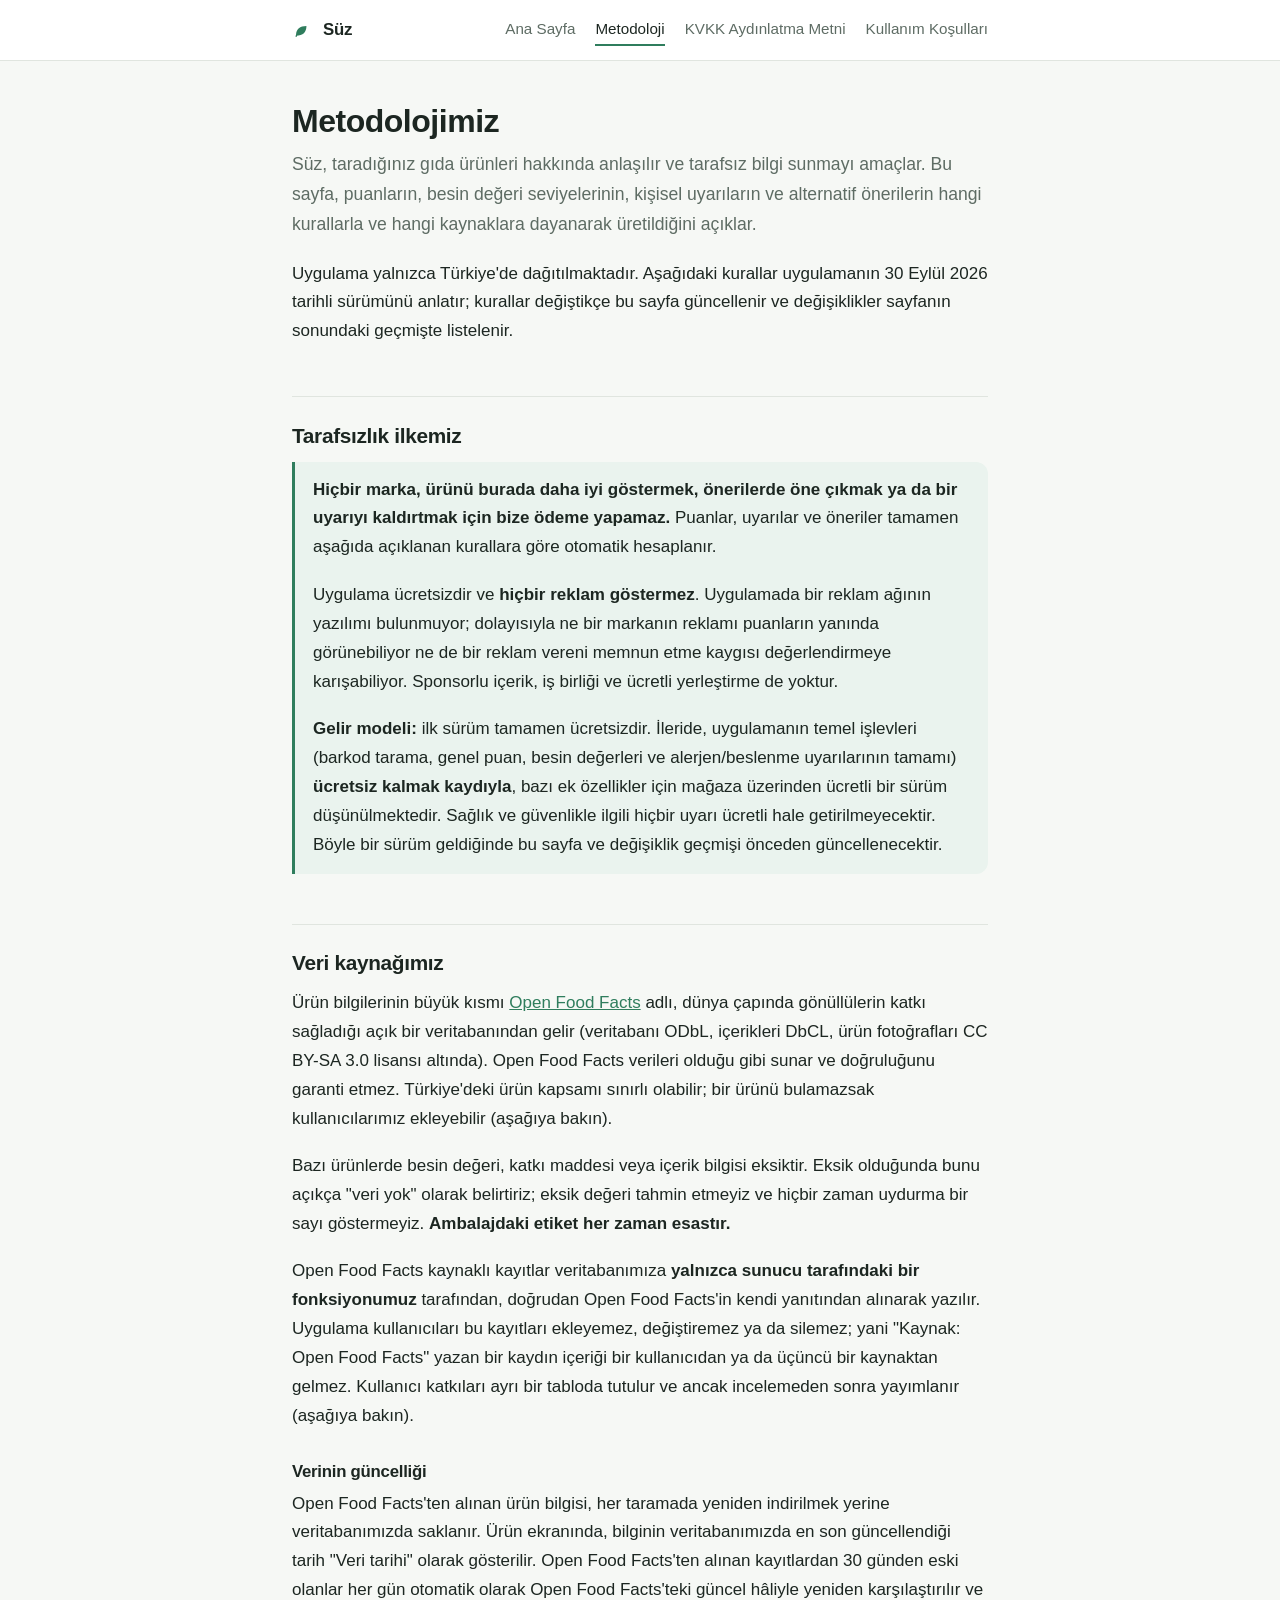
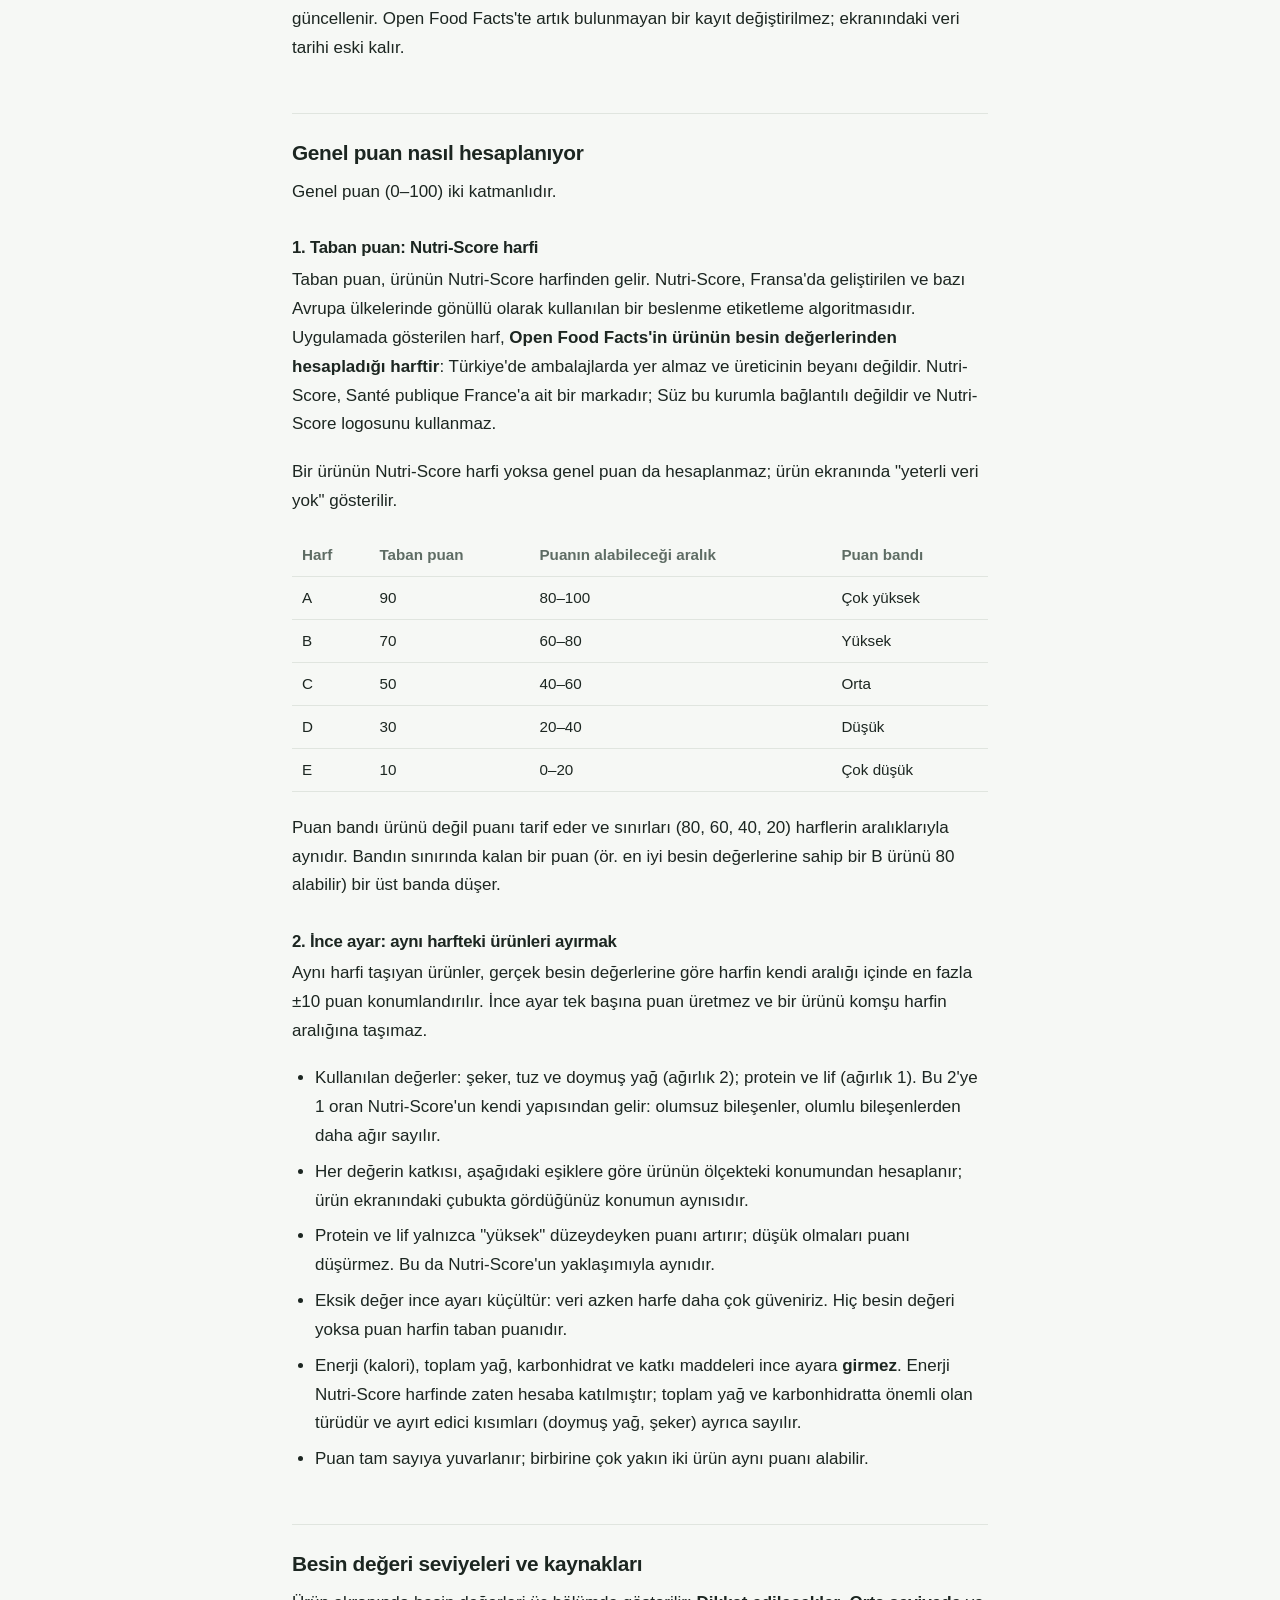
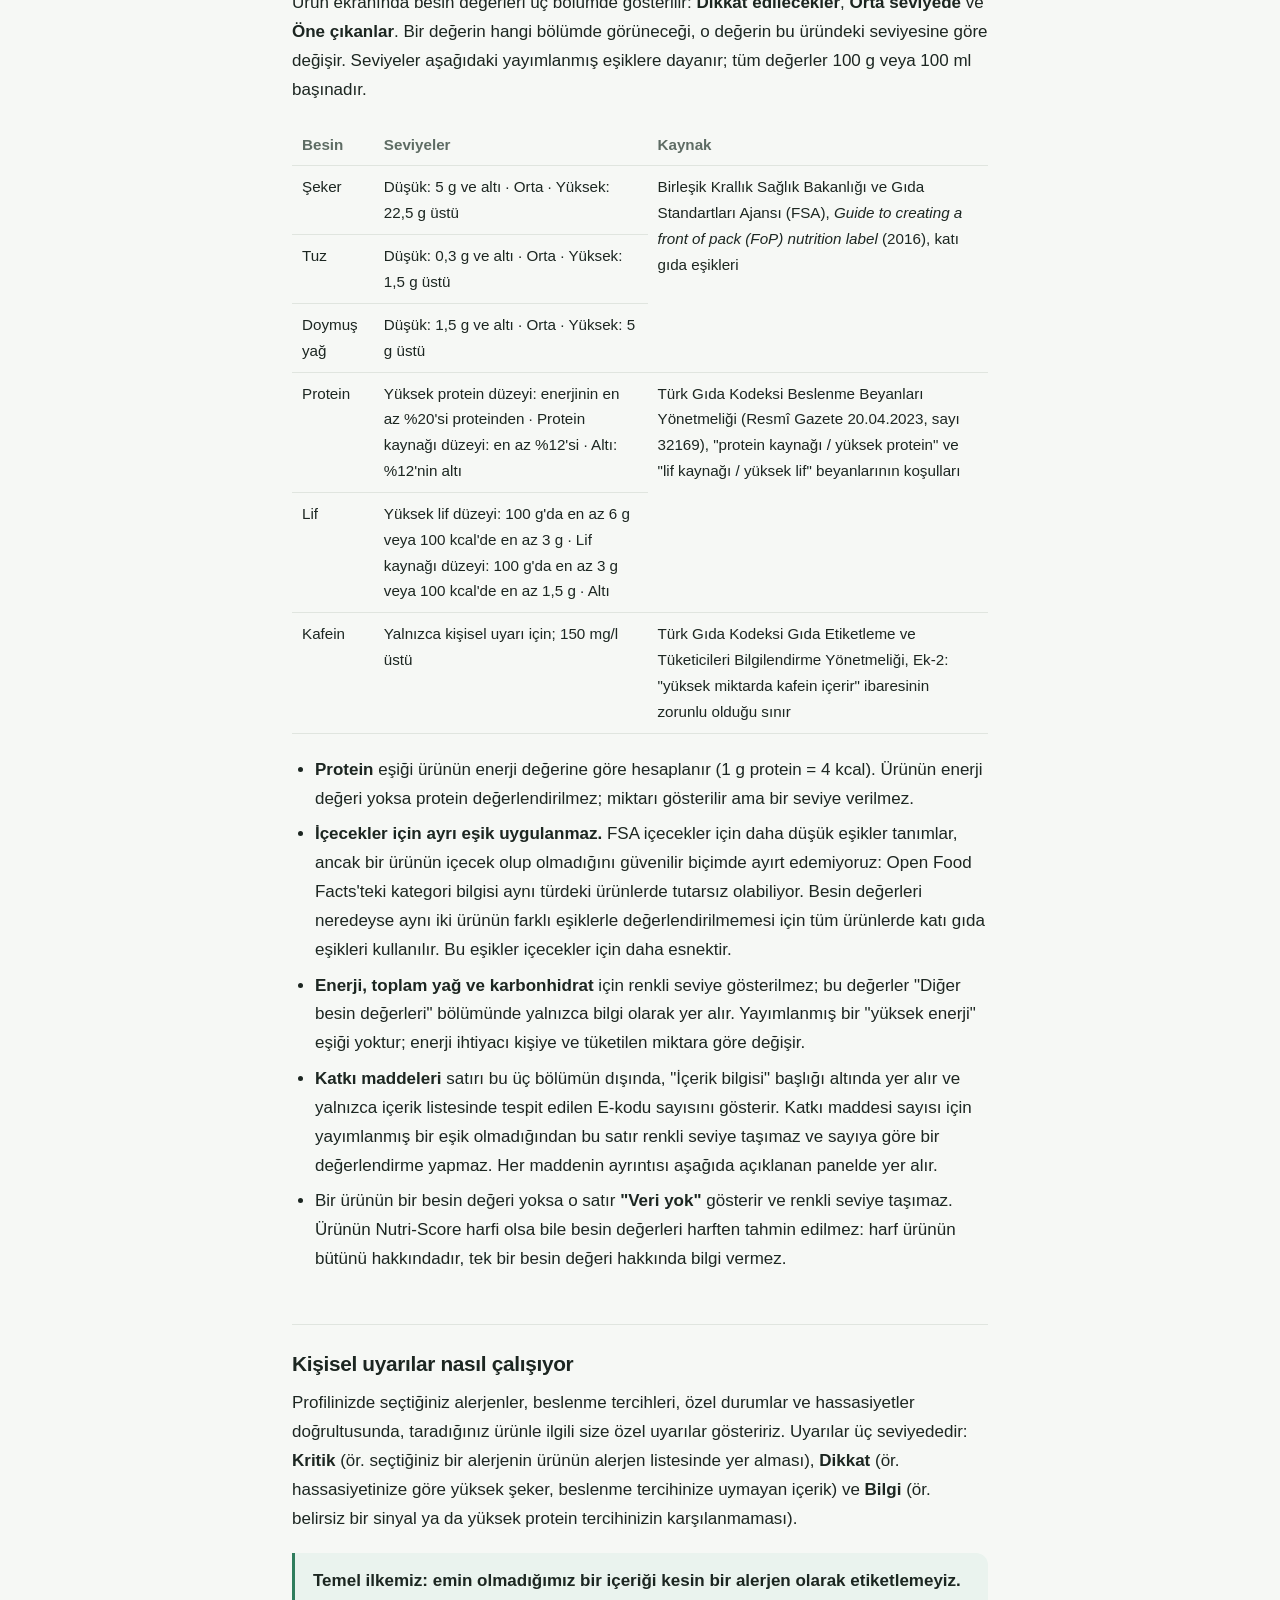
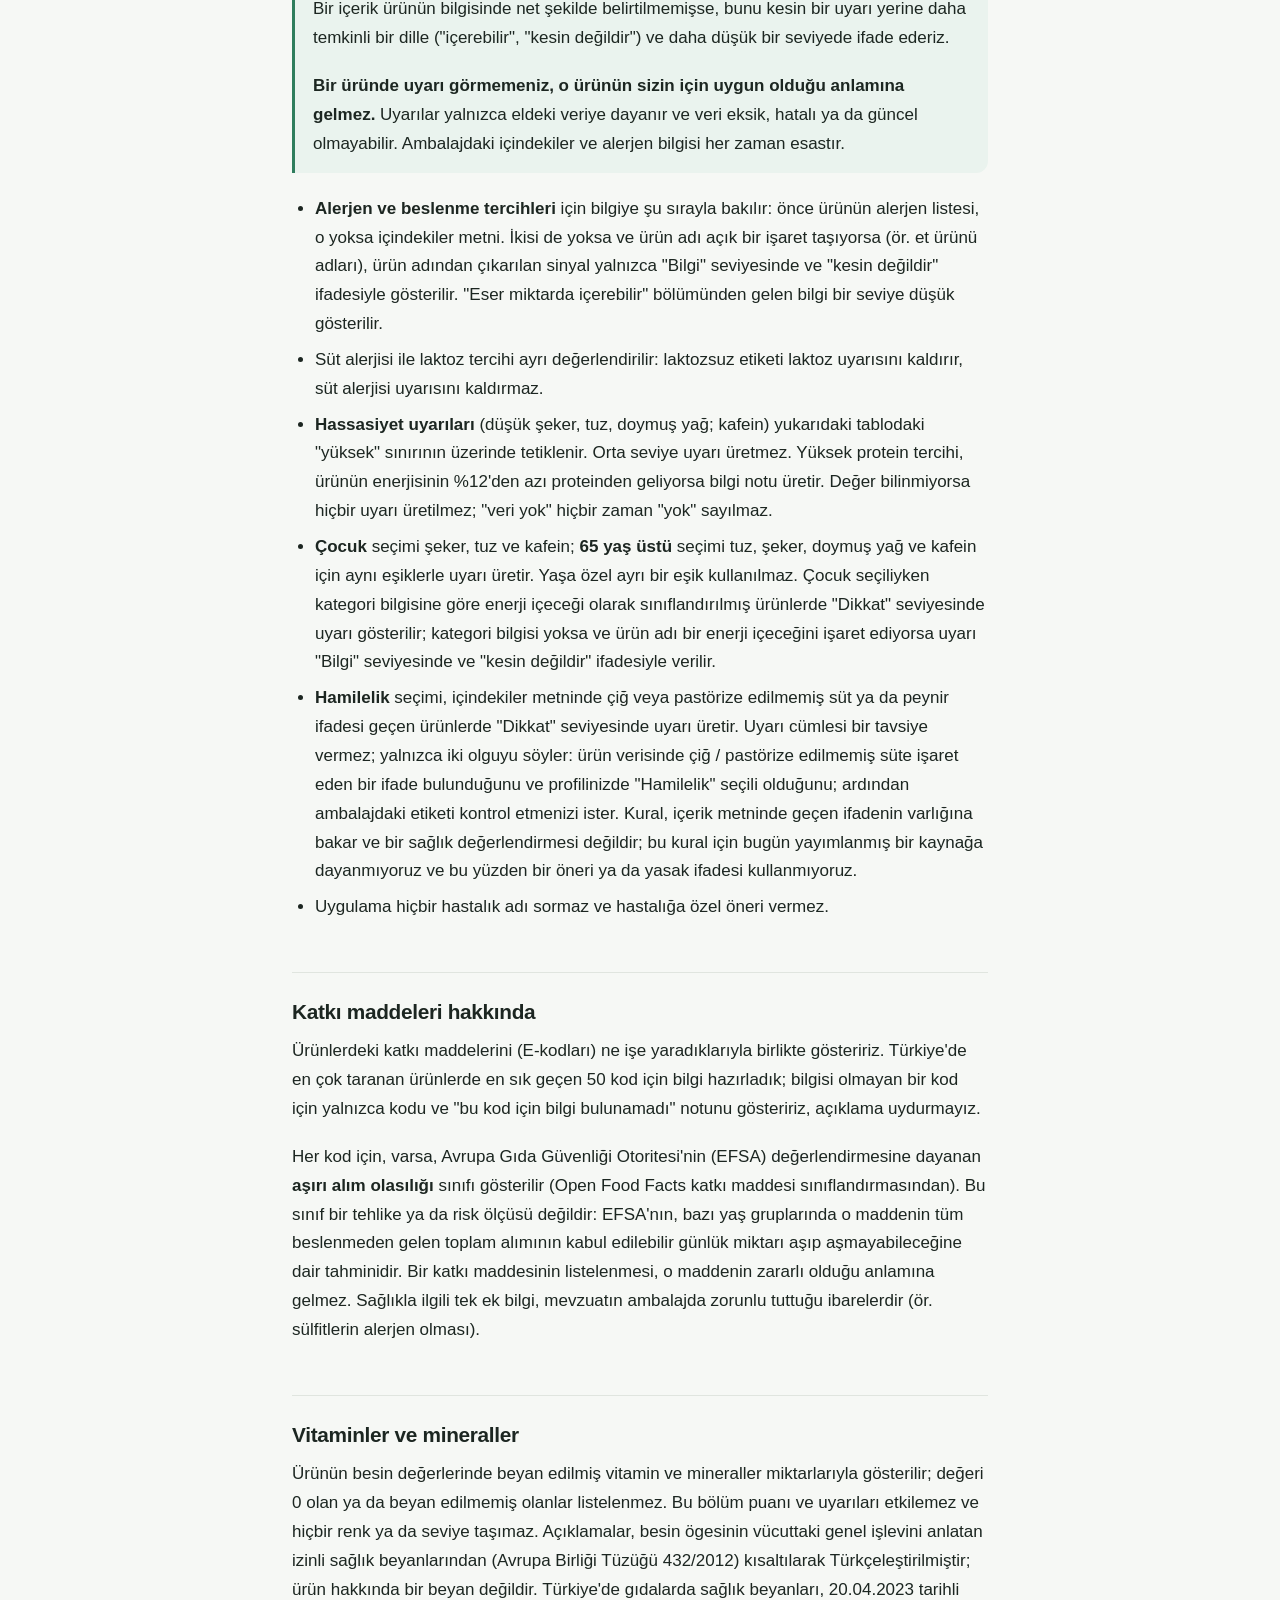
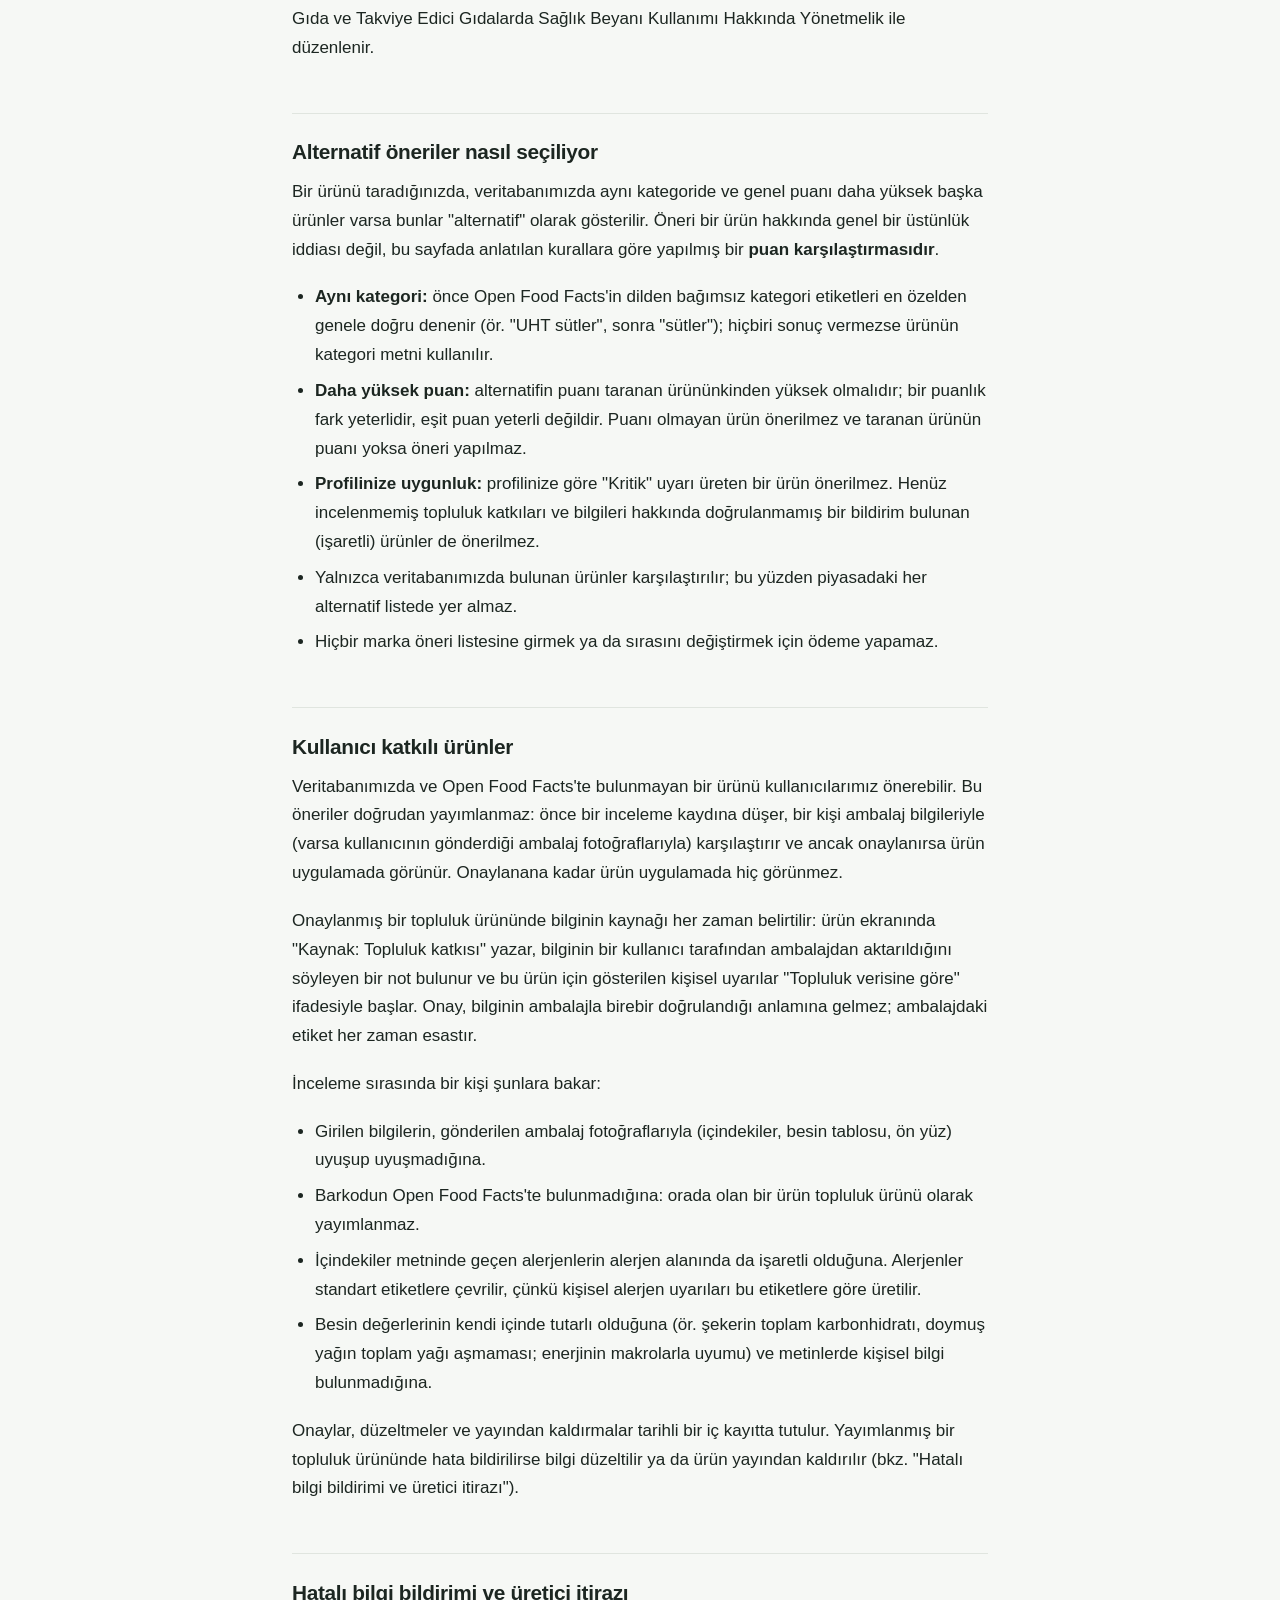
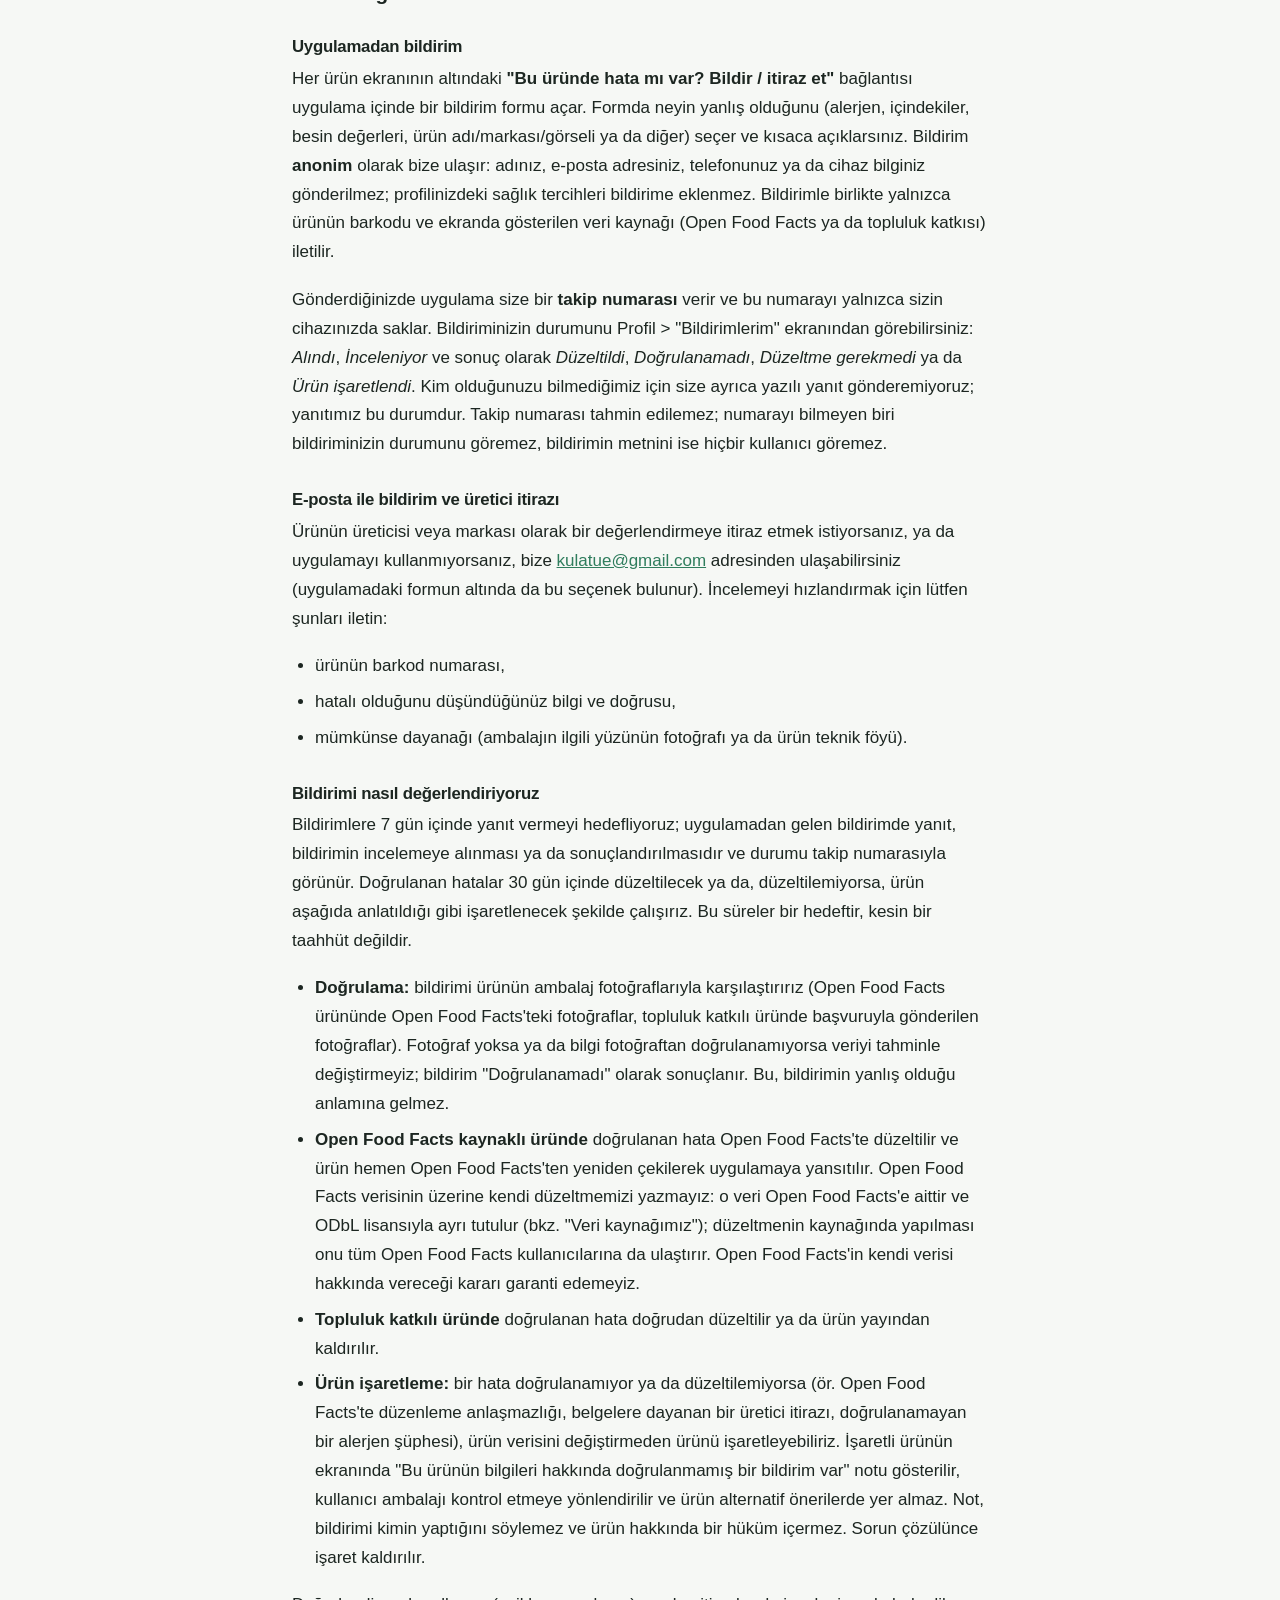
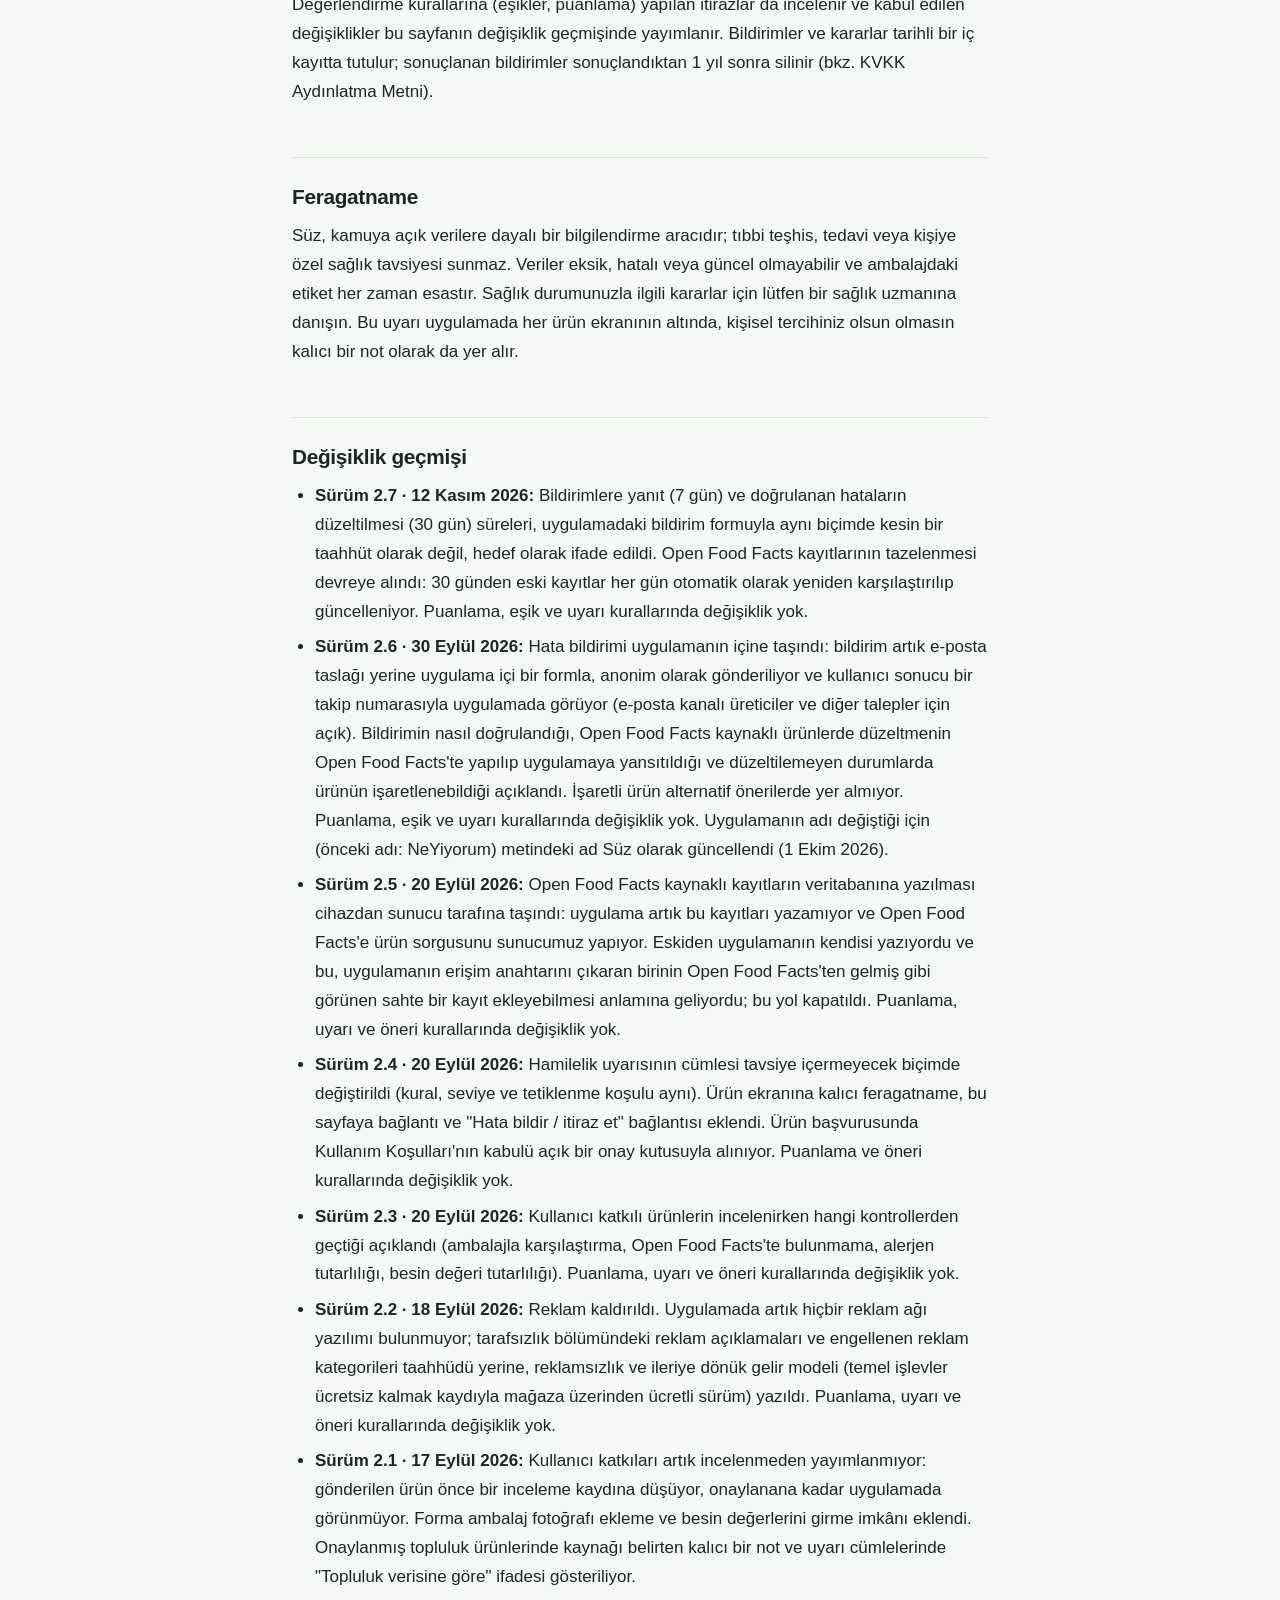
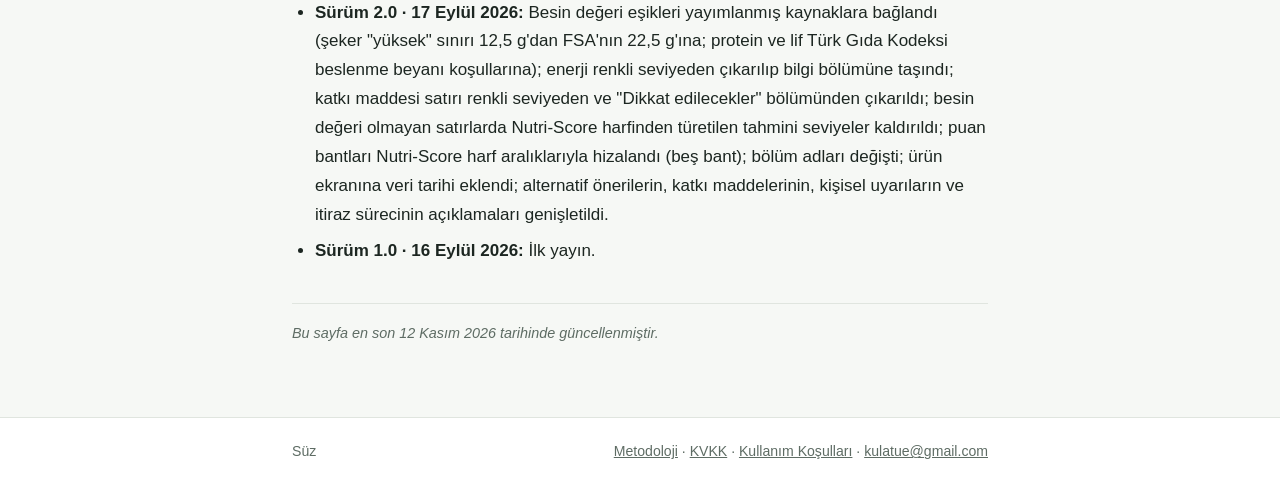
<file: metodoloji.html>
<!doctype html>
<html lang="tr">
<head>
<meta charset="utf-8">
<meta name="viewport" content="width=device-width, initial-scale=1">
<title>Metodolojimiz — Süz</title>
<meta name="description" content="Süz'ün puanlama ve uyarı sisteminin nasıl çalıştığı: Nutri-Score tabanlı puan, kaynaklı besin değeri eşikleri, kişisel uyarılar, alternatif öneriler, veri kaynağı, veri güncelliği, tarafsızlık ilkesi ve itiraz süreci.">
<link rel="icon" href="favicon.svg" type="image/svg+xml">
<link rel="stylesheet" href="style.css">
</head>
<body>

<header class="site-header">
  <div class="wrap">
    <a class="brand" href="index.html">
      <svg width="22" height="22" viewBox="0 0 32 32" aria-hidden="true">
        <path d="M6 22c0-7 5.5-12 15-12 0 9-5 14-15 14z" fill="currentColor"/>
        <path d="M6 25c2-5 5.5-8.5 10.5-11" stroke="currentColor" stroke-width="2" stroke-linecap="round" fill="none"/>
      </svg>
      Süz
    </a>
    <nav class="site-nav" aria-label="Site navigasyonu">
      <a href="index.html">Ana Sayfa</a>
      <a href="metodoloji.html" aria-current="page">Metodoloji</a>
      <a href="kvkk.html">KVKK Aydınlatma Metni</a>
      <a href="kullanim-kosullari.html">Kullanım Koşulları</a>
    </nav>
  </div>
</header>

<main>
  <div class="wrap">
    <h1>Metodolojimiz</h1>

    <p class="lead">
      Süz, taradığınız gıda ürünleri hakkında anlaşılır ve tarafsız bilgi
      sunmayı amaçlar. Bu sayfa, puanların, besin değeri seviyelerinin, kişisel
      uyarıların ve alternatif önerilerin hangi kurallarla ve hangi kaynaklara
      dayanarak üretildiğini açıklar.
    </p>

    <p>
      Uygulama yalnızca Türkiye'de dağıtılmaktadır. Aşağıdaki kurallar
      uygulamanın 30 Eylül 2026 tarihli sürümünü anlatır; kurallar değiştikçe bu
      sayfa güncellenir ve değişiklikler sayfanın sonundaki geçmişte listelenir.
    </p>

    <h2>Tarafsızlık ilkemiz</h2>

    <div class="callout">
      <p>
        <strong>Hiçbir marka, ürünü burada daha iyi göstermek, önerilerde öne
        çıkmak ya da bir uyarıyı kaldırtmak için bize ödeme yapamaz.</strong>
        Puanlar, uyarılar ve öneriler tamamen aşağıda açıklanan kurallara göre
        otomatik hesaplanır.
      </p>
      <p>
        Uygulama ücretsizdir ve <strong>hiçbir reklam göstermez</strong>.
        Uygulamada bir reklam ağının yazılımı bulunmuyor; dolayısıyla ne bir
        markanın reklamı puanların yanında görünebiliyor ne de bir reklam vereni
        memnun etme kaygısı değerlendirmeye karışabiliyor. Sponsorlu içerik,
        iş birliği ve ücretli yerleştirme de yoktur.
      </p>
      <p>
        <strong>Gelir modeli:</strong> ilk sürüm tamamen ücretsizdir. İleride,
        uygulamanın temel işlevleri (barkod tarama, genel puan, besin değerleri
        ve alerjen/beslenme uyarılarının tamamı) <strong>ücretsiz kalmak
        kaydıyla</strong>, bazı ek özellikler için mağaza üzerinden ücretli bir
        sürüm düşünülmektedir. Sağlık ve güvenlikle ilgili hiçbir uyarı ücretli
        hale getirilmeyecektir. Böyle bir sürüm geldiğinde bu sayfa ve
        değişiklik geçmişi önceden güncellenecektir.
      </p>
    </div>

    <h2>Veri kaynağımız</h2>

    <p>
      Ürün bilgilerinin büyük kısmı
      <a href="https://tr.openfoodfacts.org" rel="noopener">Open Food Facts</a>
      adlı, dünya çapında gönüllülerin katkı sağladığı açık bir veritabanından
      gelir (veritabanı ODbL, içerikleri DbCL, ürün fotoğrafları CC BY-SA 3.0
      lisansı altında). Open Food Facts verileri olduğu gibi sunar ve
      doğruluğunu garanti etmez. Türkiye'deki ürün kapsamı sınırlı olabilir; bir
      ürünü bulamazsak kullanıcılarımız ekleyebilir (aşağıya bakın).
    </p>

    <p>
      Bazı ürünlerde besin değeri, katkı maddesi veya içerik bilgisi eksiktir.
      Eksik olduğunda bunu açıkça "veri yok" olarak belirtiriz; eksik değeri
      tahmin etmeyiz ve hiçbir zaman uydurma bir sayı göstermeyiz.
      <strong>Ambalajdaki etiket her
      zaman esastır.</strong>
    </p>

    <p>
      Open Food Facts kaynaklı kayıtlar veritabanımıza <strong>yalnızca sunucu
      tarafındaki bir fonksiyonumuz</strong> tarafından, doğrudan Open Food
      Facts'in kendi yanıtından alınarak yazılır. Uygulama kullanıcıları bu
      kayıtları ekleyemez, değiştiremez ya da silemez; yani "Kaynak: Open Food
      Facts" yazan bir kaydın içeriği bir kullanıcıdan ya da üçüncü bir
      kaynaktan gelmez. Kullanıcı katkıları ayrı bir tabloda tutulur ve ancak
      incelemeden sonra yayımlanır (aşağıya bakın).
    </p>

    <h3>Verinin güncelliği</h3>

    <p>
      Open Food Facts'ten alınan ürün bilgisi, her taramada yeniden indirilmek
      yerine veritabanımızda saklanır. Ürün ekranında, bilginin veritabanımızda
      en son güncellendiği tarih "Veri tarihi" olarak gösterilir.
      Open Food Facts'ten alınan kayıtlardan 30 günden eski olanlar her gün
      otomatik olarak Open Food Facts'teki güncel hâliyle yeniden
      karşılaştırılır ve güncellenir. Open Food Facts'te artık bulunmayan bir
      kayıt değiştirilmez; ekranındaki veri tarihi eski kalır.
    </p>

    <h2>Genel puan nasıl hesaplanıyor</h2>

    <p>Genel puan (0–100) iki katmanlıdır.</p>

    <h3>1. Taban puan: Nutri-Score harfi</h3>

    <p>
      Taban puan, ürünün Nutri-Score harfinden gelir. Nutri-Score, Fransa'da
      geliştirilen ve bazı Avrupa ülkelerinde gönüllü olarak kullanılan bir
      beslenme etiketleme algoritmasıdır. Uygulamada gösterilen harf,
      <strong>Open Food Facts'in ürünün besin değerlerinden hesapladığı
      harftir</strong>: Türkiye'de ambalajlarda yer almaz ve üreticinin beyanı
      değildir. Nutri-Score, Santé publique France'a ait bir markadır; Süz
      bu kurumla bağlantılı değildir ve Nutri-Score logosunu kullanmaz.
    </p>

    <p>
      Bir ürünün Nutri-Score harfi yoksa genel puan da hesaplanmaz; ürün
      ekranında "yeterli veri yok" gösterilir.
    </p>

    <div class="table-wrap">
      <table>
        <thead>
          <tr><th>Harf</th><th>Taban puan</th><th>Puanın alabileceği aralık</th><th>Puan bandı</th></tr>
        </thead>
        <tbody>
          <tr><td>A</td><td>90</td><td>80–100</td><td>Çok yüksek</td></tr>
          <tr><td>B</td><td>70</td><td>60–80</td><td>Yüksek</td></tr>
          <tr><td>C</td><td>50</td><td>40–60</td><td>Orta</td></tr>
          <tr><td>D</td><td>30</td><td>20–40</td><td>Düşük</td></tr>
          <tr><td>E</td><td>10</td><td>0–20</td><td>Çok düşük</td></tr>
        </tbody>
      </table>
    </div>

    <p>
      Puan bandı ürünü değil puanı tarif eder ve sınırları (80, 60, 40, 20)
      harflerin aralıklarıyla aynıdır. Bandın sınırında kalan bir puan (ör. en
      iyi besin değerlerine sahip bir B ürünü 80 alabilir) bir üst banda düşer.
    </p>

    <h3>2. İnce ayar: aynı harfteki ürünleri ayırmak</h3>

    <p>
      Aynı harfi taşıyan ürünler, gerçek besin değerlerine göre harfin kendi
      aralığı içinde en fazla ±10 puan konumlandırılır. İnce ayar tek başına puan
      üretmez ve bir ürünü komşu harfin aralığına taşımaz.
    </p>

    <ul>
      <li>
        Kullanılan değerler: şeker, tuz ve doymuş yağ (ağırlık 2); protein ve lif
        (ağırlık 1). Bu 2'ye 1 oran Nutri-Score'un kendi yapısından gelir:
        olumsuz bileşenler, olumlu bileşenlerden daha ağır sayılır.
      </li>
      <li>
        Her değerin katkısı, aşağıdaki eşiklere göre ürünün ölçekteki konumundan
        hesaplanır; ürün ekranındaki çubukta gördüğünüz konumun aynısıdır.
      </li>
      <li>
        Protein ve lif yalnızca "yüksek" düzeydeyken puanı artırır; düşük olmaları
        puanı düşürmez. Bu da Nutri-Score'un yaklaşımıyla aynıdır.
      </li>
      <li>
        Eksik değer ince ayarı küçültür: veri azken harfe daha çok güveniriz.
        Hiç besin değeri yoksa puan harfin taban puanıdır.
      </li>
      <li>
        Enerji (kalori), toplam yağ, karbonhidrat ve katkı maddeleri ince ayara
        <strong>girmez</strong>. Enerji Nutri-Score harfinde zaten hesaba
        katılmıştır; toplam yağ ve karbonhidratta önemli olan türüdür ve ayırt
        edici kısımları (doymuş yağ, şeker) ayrıca sayılır.
      </li>
      <li>
        Puan tam sayıya yuvarlanır; birbirine çok yakın iki ürün aynı puanı
        alabilir.
      </li>
    </ul>

    <h2>Besin değeri seviyeleri ve kaynakları</h2>

    <p>
      Ürün ekranında besin değerleri üç bölümde gösterilir: <strong>Dikkat
      edilecekler</strong>, <strong>Orta seviyede</strong> ve <strong>Öne
      çıkanlar</strong>. Bir değerin hangi bölümde görüneceği, o değerin bu
      üründeki seviyesine göre değişir. Seviyeler aşağıdaki yayımlanmış
      eşiklere dayanır; tüm değerler 100 g veya 100 ml başınadır.
    </p>

    <div class="table-wrap">
      <table>
        <thead>
          <tr><th>Besin</th><th>Seviyeler</th><th>Kaynak</th></tr>
        </thead>
        <tbody>
          <tr>
            <td>Şeker</td>
            <td>Düşük: 5 g ve altı · Orta · Yüksek: 22,5 g üstü</td>
            <td rowspan="3">Birleşik Krallık Sağlık Bakanlığı ve Gıda Standartları Ajansı (FSA), <em>Guide to creating a front of pack (FoP) nutrition label</em> (2016), katı gıda eşikleri</td>
          </tr>
          <tr>
            <td>Tuz</td>
            <td>Düşük: 0,3 g ve altı · Orta · Yüksek: 1,5 g üstü</td>
          </tr>
          <tr>
            <td>Doymuş yağ</td>
            <td>Düşük: 1,5 g ve altı · Orta · Yüksek: 5 g üstü</td>
          </tr>
          <tr>
            <td>Protein</td>
            <td>Yüksek protein düzeyi: enerjinin en az %20'si proteinden · Protein kaynağı düzeyi: en az %12'si · Altı: %12'nin altı</td>
            <td rowspan="2">Türk Gıda Kodeksi Beslenme Beyanları Yönetmeliği (Resmî Gazete 20.04.2023, sayı 32169), "protein kaynağı / yüksek protein" ve "lif kaynağı / yüksek lif" beyanlarının koşulları</td>
          </tr>
          <tr>
            <td>Lif</td>
            <td>Yüksek lif düzeyi: 100 g'da en az 6 g veya 100 kcal'de en az 3 g · Lif kaynağı düzeyi: 100 g'da en az 3 g veya 100 kcal'de en az 1,5 g · Altı</td>
          </tr>
          <tr>
            <td>Kafein</td>
            <td>Yalnızca kişisel uyarı için; 150 mg/l üstü</td>
            <td>Türk Gıda Kodeksi Gıda Etiketleme ve Tüketicileri Bilgilendirme Yönetmeliği, Ek-2: "yüksek miktarda kafein içerir" ibaresinin zorunlu olduğu sınır</td>
          </tr>
        </tbody>
      </table>
    </div>

    <ul>
      <li>
        <strong>Protein</strong> eşiği ürünün enerji değerine göre hesaplanır (1 g
        protein = 4 kcal). Ürünün enerji değeri yoksa protein değerlendirilmez;
        miktarı gösterilir ama bir seviye verilmez.
      </li>
      <li>
        <strong>İçecekler için ayrı eşik uygulanmaz.</strong> FSA içecekler için
        daha düşük eşikler tanımlar, ancak bir ürünün içecek olup olmadığını
        güvenilir biçimde ayırt edemiyoruz: Open Food Facts'teki kategori
        bilgisi aynı türdeki ürünlerde tutarsız olabiliyor. Besin değerleri
        neredeyse aynı iki ürünün farklı eşiklerle değerlendirilmemesi için tüm
        ürünlerde katı gıda eşikleri kullanılır. Bu eşikler içecekler için daha
        esnektir.
      </li>
      <li>
        <strong>Enerji, toplam yağ ve karbonhidrat</strong> için renkli seviye
        gösterilmez; bu değerler "Diğer besin değerleri" bölümünde yalnızca
        bilgi olarak yer alır. Yayımlanmış bir "yüksek enerji" eşiği yoktur;
        enerji ihtiyacı kişiye ve tüketilen miktara göre değişir.
      </li>
      <li>
        <strong>Katkı maddeleri</strong> satırı bu üç bölümün dışında, "İçerik
        bilgisi" başlığı altında yer alır ve yalnızca içerik listesinde tespit
        edilen E-kodu sayısını gösterir. Katkı maddesi sayısı için yayımlanmış
        bir eşik olmadığından bu satır renkli seviye taşımaz ve sayıya göre bir
        değerlendirme yapmaz. Her maddenin ayrıntısı aşağıda açıklanan panelde
        yer alır.
      </li>
      <li>
        Bir ürünün bir besin değeri yoksa o satır <strong>"Veri yok"</strong>
        gösterir ve renkli seviye taşımaz. Ürünün Nutri-Score harfi olsa bile
        besin değerleri harften tahmin edilmez: harf ürünün bütünü hakkındadır,
        tek bir besin değeri hakkında bilgi vermez.
      </li>
    </ul>

    <h2>Kişisel uyarılar nasıl çalışıyor</h2>

    <p>
      Profilinizde seçtiğiniz alerjenler, beslenme tercihleri, özel durumlar ve
      hassasiyetler doğrultusunda, taradığınız ürünle ilgili size özel uyarılar
      gösteririz. Uyarılar üç seviyededir: <strong>Kritik</strong> (ör.
      seçtiğiniz bir alerjenin ürünün alerjen listesinde yer alması),
      <strong>Dikkat</strong> (ör. hassasiyetinize göre yüksek şeker, beslenme
      tercihinize uymayan içerik) ve <strong>Bilgi</strong> (ör. belirsiz bir
      sinyal ya da yüksek protein tercihinizin karşılanmaması).
    </p>

    <div class="callout">
      <p>
        <strong>Temel ilkemiz: emin olmadığımız bir içeriği kesin bir alerjen
        olarak etiketlemeyiz.</strong> Bir içerik ürünün bilgisinde net şekilde
        belirtilmemişse, bunu kesin bir uyarı yerine daha temkinli bir dille
        ("içerebilir", "kesin değildir") ve daha düşük bir seviyede ifade
        ederiz.
      </p>
      <p>
        <strong>Bir üründe uyarı görmemeniz, o ürünün sizin için uygun olduğu
        anlamına gelmez.</strong> Uyarılar yalnızca eldeki veriye dayanır ve veri
        eksik, hatalı ya da güncel olmayabilir. Ambalajdaki içindekiler ve
        alerjen bilgisi her zaman esastır.
      </p>
    </div>

    <ul>
      <li>
        <strong>Alerjen ve beslenme tercihleri</strong> için bilgiye şu sırayla
        bakılır: önce ürünün alerjen listesi, o yoksa içindekiler metni. İkisi de
        yoksa ve ürün adı açık bir işaret taşıyorsa (ör. et ürünü adları), ürün
        adından çıkarılan sinyal yalnızca "Bilgi" seviyesinde ve "kesin değildir"
        ifadesiyle gösterilir. "Eser miktarda içerebilir" bölümünden gelen bilgi
        bir seviye düşük gösterilir.
      </li>
      <li>
        Süt alerjisi ile laktoz tercihi ayrı değerlendirilir: laktozsuz etiketi
        laktoz uyarısını kaldırır, süt alerjisi uyarısını kaldırmaz.
      </li>
      <li>
        <strong>Hassasiyet uyarıları</strong> (düşük şeker, tuz, doymuş yağ;
        kafein) yukarıdaki tablodaki "yüksek" sınırının üzerinde tetiklenir.
        Orta seviye uyarı üretmez. Yüksek protein tercihi, ürünün enerjisinin
        %12'den azı proteinden geliyorsa bilgi notu üretir. Değer bilinmiyorsa
        hiçbir uyarı üretilmez; "veri yok" hiçbir zaman "yok" sayılmaz.
      </li>
      <li>
        <strong>Çocuk</strong> seçimi şeker, tuz ve kafein; <strong>65 yaş
        üstü</strong> seçimi tuz, şeker, doymuş yağ ve kafein için aynı eşiklerle
        uyarı üretir. Yaşa özel ayrı bir eşik kullanılmaz. Çocuk seçiliyken
        kategori bilgisine göre enerji içeceği olarak sınıflandırılmış ürünlerde
        "Dikkat" seviyesinde uyarı gösterilir; kategori bilgisi yoksa ve ürün
        adı bir enerji içeceğini işaret ediyorsa uyarı "Bilgi" seviyesinde ve
        "kesin değildir" ifadesiyle verilir.
      </li>
      <li>
        <strong>Hamilelik</strong> seçimi, içindekiler metninde çiğ veya
        pastörize edilmemiş süt ya da peynir ifadesi geçen ürünlerde "Dikkat"
        seviyesinde uyarı üretir. Uyarı cümlesi bir tavsiye vermez; yalnızca
        iki olguyu söyler: ürün verisinde çiğ / pastörize edilmemiş süte işaret
        eden bir ifade bulunduğunu ve profilinizde "Hamilelik" seçili olduğunu;
        ardından ambalajdaki etiketi kontrol etmenizi ister. Kural, içerik
        metninde geçen ifadenin varlığına bakar ve bir sağlık değerlendirmesi
        değildir; bu kural için bugün yayımlanmış bir kaynağa
        dayanmıyoruz ve bu yüzden bir öneri ya da yasak ifadesi kullanmıyoruz.
      </li>
      <li>
        Uygulama hiçbir hastalık adı sormaz ve hastalığa özel öneri vermez.
      </li>
    </ul>

    <h2>Katkı maddeleri hakkında</h2>

    <p>
      Ürünlerdeki katkı maddelerini (E-kodları) ne işe yaradıklarıyla birlikte
      gösteririz. Türkiye'de en çok taranan ürünlerde en sık geçen 50 kod için
      bilgi hazırladık;
      bilgisi olmayan bir kod için yalnızca kodu ve "bu kod için bilgi
      bulunamadı" notunu gösteririz, açıklama uydurmayız.
    </p>

    <p>
      Her kod için, varsa, Avrupa Gıda Güvenliği Otoritesi'nin (EFSA)
      değerlendirmesine dayanan <strong>aşırı alım olasılığı</strong> sınıfı
      gösterilir (Open Food Facts katkı maddesi sınıflandırmasından). Bu sınıf
      bir tehlike ya da risk ölçüsü değildir: EFSA'nın, bazı yaş gruplarında o
      maddenin tüm beslenmeden gelen toplam alımının kabul edilebilir günlük
      miktarı aşıp aşmayabileceğine dair tahminidir. Bir katkı maddesinin
      listelenmesi, o maddenin zararlı olduğu anlamına gelmez. Sağlıkla ilgili
      tek ek bilgi, mevzuatın ambalajda zorunlu tuttuğu ibarelerdir (ör.
      sülfitlerin alerjen olması).
    </p>

    <h2>Vitaminler ve mineraller</h2>

    <p>
      Ürünün besin değerlerinde beyan edilmiş vitamin ve mineraller miktarlarıyla
      gösterilir; değeri 0 olan ya da beyan edilmemiş olanlar listelenmez. Bu
      bölüm puanı ve uyarıları etkilemez ve hiçbir renk ya da seviye taşımaz.
      Açıklamalar, besin ögesinin vücuttaki genel işlevini anlatan izinli sağlık
      beyanlarından (Avrupa Birliği Tüzüğü 432/2012) kısaltılarak
      Türkçeleştirilmiştir; ürün hakkında bir beyan değildir. Türkiye'de gıdalarda
      sağlık beyanları, 20.04.2023 tarihli Gıda ve Takviye Edici Gıdalarda Sağlık
      Beyanı Kullanımı Hakkında Yönetmelik ile düzenlenir.
    </p>

    <h2>Alternatif öneriler nasıl seçiliyor</h2>

    <p>
      Bir ürünü taradığınızda, veritabanımızda aynı kategoride ve genel puanı
      daha yüksek başka ürünler varsa bunlar "alternatif" olarak gösterilir.
      Öneri bir ürün hakkında genel bir üstünlük iddiası değil, bu sayfada
      anlatılan kurallara göre yapılmış bir <strong>puan
      karşılaştırmasıdır</strong>.
    </p>

    <ul>
      <li>
        <strong>Aynı kategori:</strong> önce Open Food Facts'in dilden bağımsız
        kategori etiketleri en özelden genele doğru denenir (ör. "UHT sütler",
        sonra "sütler"); hiçbiri sonuç vermezse ürünün kategori metni
        kullanılır.
      </li>
      <li>
        <strong>Daha yüksek puan:</strong> alternatifin puanı taranan ürününkinden
        yüksek olmalıdır; bir puanlık fark yeterlidir, eşit puan yeterli değildir.
        Puanı olmayan ürün önerilmez ve taranan ürünün puanı yoksa öneri
        yapılmaz.
      </li>
      <li>
        <strong>Profilinize uygunluk:</strong> profilinize göre "Kritik" uyarı
        üreten bir ürün önerilmez. Henüz incelenmemiş topluluk katkıları ve
        bilgileri hakkında doğrulanmamış bir bildirim bulunan (işaretli)
        ürünler de önerilmez.
      </li>
      <li>
        Yalnızca veritabanımızda bulunan ürünler karşılaştırılır; bu yüzden
        piyasadaki her alternatif listede yer almaz.
      </li>
      <li>
        Hiçbir marka öneri listesine girmek ya da sırasını değiştirmek için ödeme
        yapamaz.
      </li>
    </ul>

    <h2>Kullanıcı katkılı ürünler</h2>

    <p>
      Veritabanımızda ve Open Food Facts'te bulunmayan bir ürünü kullanıcılarımız
      önerebilir. Bu öneriler doğrudan yayımlanmaz: önce bir inceleme kaydına
      düşer, bir kişi ambalaj bilgileriyle (varsa kullanıcının gönderdiği ambalaj
      fotoğraflarıyla) karşılaştırır ve ancak onaylanırsa ürün uygulamada
      görünür. Onaylanana kadar ürün uygulamada hiç görünmez.
    </p>

    <p>
      Onaylanmış bir topluluk ürününde bilginin kaynağı her zaman belirtilir:
      ürün ekranında "Kaynak: Topluluk katkısı" yazar, bilginin bir kullanıcı
      tarafından ambalajdan aktarıldığını söyleyen bir not bulunur ve bu ürün
      için gösterilen kişisel uyarılar "Topluluk verisine göre" ifadesiyle
      başlar. Onay, bilginin ambalajla birebir doğrulandığı anlamına gelmez;
      ambalajdaki etiket her zaman esastır.
    </p>

    <p>İnceleme sırasında bir kişi şunlara bakar:</p>

    <ul>
      <li>
        Girilen bilgilerin, gönderilen ambalaj fotoğraflarıyla (içindekiler,
        besin tablosu, ön yüz) uyuşup uyuşmadığına.
      </li>
      <li>
        Barkodun Open Food Facts'te bulunmadığına: orada olan bir ürün topluluk
        ürünü olarak yayımlanmaz.
      </li>
      <li>
        İçindekiler metninde geçen alerjenlerin alerjen alanında da işaretli
        olduğuna. Alerjenler standart etiketlere çevrilir, çünkü kişisel alerjen
        uyarıları bu etiketlere göre üretilir.
      </li>
      <li>
        Besin değerlerinin kendi içinde tutarlı olduğuna (ör. şekerin toplam
        karbonhidratı, doymuş yağın toplam yağı aşmaması; enerjinin makrolarla
        uyumu) ve metinlerde kişisel bilgi bulunmadığına.
      </li>
    </ul>

    <p>
      Onaylar, düzeltmeler ve yayından kaldırmalar tarihli bir iç kayıtta tutulur.
      Yayımlanmış bir topluluk ürününde hata bildirilirse bilgi düzeltilir ya da
      ürün yayından kaldırılır (bkz. "Hatalı bilgi bildirimi ve üretici itirazı").
    </p>

    <h2>Hatalı bilgi bildirimi ve üretici itirazı</h2>

    <h3>Uygulamadan bildirim</h3>

    <p>
      Her ürün ekranının altındaki <strong>"Bu üründe hata mı var? Bildir /
      itiraz et"</strong> bağlantısı uygulama içinde bir bildirim formu açar.
      Formda neyin yanlış olduğunu (alerjen, içindekiler, besin değerleri, ürün
      adı/markası/görseli ya da diğer) seçer ve kısaca açıklarsınız. Bildirim
      <strong>anonim</strong> olarak bize ulaşır: adınız, e-posta adresiniz,
      telefonunuz ya da cihaz bilginiz gönderilmez; profilinizdeki sağlık
      tercihleri bildirime eklenmez. Bildirimle birlikte yalnızca ürünün barkodu
      ve ekranda gösterilen veri kaynağı (Open Food Facts ya da topluluk katkısı)
      iletilir.
    </p>

    <p>
      Gönderdiğinizde uygulama size bir <strong>takip numarası</strong> verir ve
      bu numarayı yalnızca sizin cihazınızda saklar. Bildiriminizin durumunu
      Profil &gt; "Bildirimlerim" ekranından görebilirsiniz:
      <em>Alındı</em>, <em>İnceleniyor</em> ve sonuç olarak <em>Düzeltildi</em>,
      <em>Doğrulanamadı</em>, <em>Düzeltme gerekmedi</em> ya da
      <em>Ürün işaretlendi</em>. Kim olduğunuzu bilmediğimiz için size ayrıca
      yazılı yanıt gönderemiyoruz; yanıtımız bu durumdur. Takip numarası
      tahmin edilemez; numarayı bilmeyen biri bildiriminizin durumunu göremez,
      bildirimin metnini ise hiçbir kullanıcı göremez.
    </p>

    <h3>E-posta ile bildirim ve üretici itirazı</h3>

    <p>
      Ürünün üreticisi veya markası olarak bir değerlendirmeye itiraz etmek
      istiyorsanız, ya da uygulamayı kullanmıyorsanız, bize
      <a href="mailto:kulatue@gmail.com">kulatue@gmail.com</a> adresinden
      ulaşabilirsiniz (uygulamadaki formun altında da bu seçenek bulunur).
      İncelemeyi hızlandırmak için lütfen şunları iletin:
    </p>

    <ul>
      <li>ürünün barkod numarası,</li>
      <li>hatalı olduğunu düşündüğünüz bilgi ve doğrusu,</li>
      <li>
        mümkünse dayanağı (ambalajın ilgili yüzünün fotoğrafı ya da ürün
        teknik föyü).
      </li>
    </ul>

    <h3>Bildirimi nasıl değerlendiriyoruz</h3>

    <p>
      Bildirimlere 7 gün içinde yanıt vermeyi hedefliyoruz; uygulamadan gelen
      bildirimde yanıt, bildirimin incelemeye alınması ya da sonuçlandırılmasıdır
      ve durumu takip numarasıyla görünür. Doğrulanan hatalar 30 gün içinde
      düzeltilecek ya da, düzeltilemiyorsa, ürün aşağıda anlatıldığı gibi
      işaretlenecek şekilde çalışırız. Bu süreler bir hedeftir, kesin bir
      taahhüt değildir.
    </p>

    <ul>
      <li>
        <strong>Doğrulama:</strong> bildirimi ürünün ambalaj fotoğraflarıyla
        karşılaştırırız (Open Food Facts ürününde Open Food Facts'teki
        fotoğraflar, topluluk katkılı üründe başvuruyla gönderilen fotoğraflar).
        Fotoğraf yoksa ya da bilgi fotoğraftan doğrulanamıyorsa veriyi tahminle
        değiştirmeyiz; bildirim "Doğrulanamadı" olarak sonuçlanır. Bu, bildirimin
        yanlış olduğu anlamına gelmez.
      </li>
      <li>
        <strong>Open Food Facts kaynaklı üründe</strong> doğrulanan hata Open
        Food Facts'te düzeltilir ve ürün hemen Open Food Facts'ten yeniden
        çekilerek uygulamaya yansıtılır. Open Food Facts verisinin üzerine kendi
        düzeltmemizi yazmayız: o veri Open Food Facts'e aittir ve ODbL lisansıyla
        ayrı tutulur (bkz. "Veri kaynağımız"); düzeltmenin kaynağında yapılması
        onu tüm Open Food Facts kullanıcılarına da ulaştırır. Open Food Facts'in
        kendi verisi hakkında vereceği kararı garanti edemeyiz.
      </li>
      <li>
        <strong>Topluluk katkılı üründe</strong> doğrulanan hata doğrudan
        düzeltilir ya da ürün yayından kaldırılır.
      </li>
      <li>
        <strong>Ürün işaretleme:</strong> bir hata doğrulanamıyor ya da
        düzeltilemiyorsa (ör. Open Food Facts'te düzenleme anlaşmazlığı,
        belgelere dayanan bir üretici itirazı, doğrulanamayan bir alerjen
        şüphesi), ürün verisini değiştirmeden ürünü işaretleyebiliriz. İşaretli
        ürünün ekranında "Bu ürünün bilgileri hakkında doğrulanmamış bir bildirim
        var" notu gösterilir, kullanıcı ambalajı kontrol etmeye yönlendirilir ve
        ürün alternatif önerilerde yer almaz. Not, bildirimi kimin yaptığını
        söylemez ve ürün hakkında bir hüküm içermez. Sorun çözülünce işaret
        kaldırılır.
      </li>
    </ul>

    <p>
      Değerlendirme kurallarına (eşikler, puanlama) yapılan itirazlar da
      incelenir ve kabul edilen değişiklikler bu sayfanın değişiklik geçmişinde
      yayımlanır. Bildirimler ve kararlar tarihli bir iç kayıtta tutulur;
      sonuçlanan bildirimler sonuçlandıktan 1 yıl sonra silinir (bkz. KVKK
      Aydınlatma Metni).
    </p>

    <h2>Feragatname</h2>

    <p>
      Süz, kamuya açık verilere dayalı bir bilgilendirme aracıdır; tıbbi
      teşhis, tedavi veya kişiye özel sağlık tavsiyesi sunmaz. Veriler eksik,
      hatalı veya güncel olmayabilir ve ambalajdaki etiket her zaman esastır.
      Sağlık durumunuzla ilgili kararlar için lütfen bir sağlık uzmanına
      danışın. Bu uyarı uygulamada her ürün ekranının altında, kişisel
      tercihiniz olsun olmasın kalıcı bir not olarak da yer alır.
    </p>

    <h2>Değişiklik geçmişi</h2>

    <ul>
      <li>
        <strong>Sürüm 2.7 · 12 Kasım 2026:</strong> Bildirimlere yanıt (7 gün) ve
        doğrulanan hataların düzeltilmesi (30 gün) süreleri, uygulamadaki
        bildirim formuyla aynı biçimde kesin bir taahhüt olarak değil, hedef
        olarak ifade edildi. Open Food Facts kayıtlarının tazelenmesi devreye
        alındı: 30 günden eski kayıtlar her gün otomatik olarak yeniden
        karşılaştırılıp güncelleniyor. Puanlama, eşik ve uyarı kurallarında
        değişiklik yok.
      </li>
      <li>
        <strong>Sürüm 2.6 · 30 Eylül 2026:</strong> Hata bildirimi uygulamanın
        içine taşındı: bildirim artık e-posta taslağı yerine uygulama içi bir
        formla, anonim olarak gönderiliyor ve kullanıcı sonucu bir takip
        numarasıyla uygulamada görüyor (e-posta kanalı üreticiler ve diğer
        talepler için açık). Bildirimin nasıl doğrulandığı, Open Food Facts
        kaynaklı ürünlerde düzeltmenin Open Food Facts'te yapılıp uygulamaya
        yansıtıldığı ve düzeltilemeyen durumlarda ürünün işaretlenebildiği
        açıklandı. İşaretli ürün alternatif önerilerde yer almıyor. Puanlama,
        eşik ve uyarı kurallarında değişiklik yok. Uygulamanın adı değiştiği
        için (önceki adı: NeYiyorum) metindeki ad Süz olarak güncellendi (1 Ekim
        2026).
      </li>
      <li>
        <strong>Sürüm 2.5 · 20 Eylül 2026:</strong> Open Food Facts kaynaklı
        kayıtların veritabanına yazılması cihazdan sunucu tarafına taşındı:
        uygulama artık bu kayıtları yazamıyor ve Open Food Facts'e ürün sorgusunu
        sunucumuz yapıyor. Eskiden uygulamanın kendisi yazıyordu ve bu, uygulamanın
        erişim anahtarını çıkaran birinin Open Food Facts'ten gelmiş gibi görünen
        sahte bir kayıt ekleyebilmesi anlamına geliyordu; bu yol kapatıldı.
        Puanlama, uyarı ve öneri kurallarında değişiklik yok.
      </li>
      <li>
        <strong>Sürüm 2.4 · 20 Eylül 2026:</strong> Hamilelik uyarısının cümlesi
        tavsiye içermeyecek biçimde değiştirildi (kural, seviye ve tetiklenme
        koşulu aynı). Ürün ekranına kalıcı feragatname, bu sayfaya bağlantı ve
        "Hata bildir / itiraz et" bağlantısı eklendi. Ürün başvurusunda Kullanım
        Koşulları'nın kabulü açık bir onay kutusuyla alınıyor. Puanlama ve öneri
        kurallarında değişiklik yok.
      </li>
      <li>
        <strong>Sürüm 2.3 · 20 Eylül 2026:</strong> Kullanıcı katkılı ürünlerin
        incelenirken hangi kontrollerden geçtiği açıklandı (ambalajla
        karşılaştırma, Open Food Facts'te bulunmama, alerjen tutarlılığı, besin
        değeri tutarlılığı). Puanlama, uyarı ve öneri kurallarında değişiklik yok.
      </li>
      <li>
        <strong>Sürüm 2.2 · 18 Eylül 2026:</strong> Reklam kaldırıldı.
        Uygulamada artık hiçbir reklam ağı yazılımı bulunmuyor; tarafsızlık
        bölümündeki reklam açıklamaları ve engellenen reklam kategorileri
        taahhüdü yerine, reklamsızlık ve ileriye dönük gelir modeli
        (temel işlevler ücretsiz kalmak kaydıyla mağaza üzerinden ücretli
        sürüm) yazıldı. Puanlama, uyarı ve öneri kurallarında değişiklik yok.
      </li>
      <li>
        <strong>Sürüm 2.1 · 17 Eylül 2026:</strong> Kullanıcı katkıları artık
        incelenmeden yayımlanmıyor: gönderilen ürün önce bir inceleme kaydına
        düşüyor, onaylanana kadar uygulamada görünmüyor. Forma ambalaj
        fotoğrafı ekleme ve besin değerlerini girme imkânı eklendi. Onaylanmış
        topluluk ürünlerinde kaynağı belirten kalıcı bir not ve uyarı
        cümlelerinde "Topluluk verisine göre" ifadesi gösteriliyor.
      </li>
      <li>
        <strong>Sürüm 2.0 · 17 Eylül 2026:</strong> Besin değeri eşikleri
        yayımlanmış kaynaklara bağlandı (şeker "yüksek" sınırı 12,5 g'dan FSA'nın
        22,5 g'ına; protein ve lif Türk Gıda Kodeksi beslenme beyanı koşullarına);
        enerji renkli seviyeden çıkarılıp bilgi bölümüne taşındı; katkı maddesi
        satırı renkli seviyeden ve "Dikkat edilecekler" bölümünden çıkarıldı;
        besin değeri olmayan satırlarda Nutri-Score harfinden türetilen tahmini
        seviyeler kaldırıldı;
        puan bantları
        Nutri-Score harf aralıklarıyla hizalandı (beş bant); bölüm adları
        değişti; ürün ekranına veri tarihi eklendi; alternatif önerilerin, katkı
        maddelerinin, kişisel uyarıların ve itiraz sürecinin açıklamaları
        genişletildi.
      </li>
      <li>
        <strong>Sürüm 1.0 · 16 Eylül 2026:</strong> İlk yayın.
      </li>
    </ul>

    <p class="note"><em>Bu sayfa en son 12 Kasım 2026 tarihinde güncellenmiştir.</em></p>
  </div>
</main>

<footer class="site-footer">
  <div class="wrap">
    <p>Süz</p>
    <p>
      <a href="metodoloji.html">Metodoloji</a> ·
      <a href="kvkk.html">KVKK</a> ·
      <a href="kullanim-kosullari.html">Kullanım Koşulları</a> ·
      <a href="mailto:kulatue@gmail.com">kulatue@gmail.com</a>
    </p>
  </div>
</footer>

</body>
</html>
</file>
<file: style.css>
/* ---------------------------------------------------------------------------
   NeYiyorum - ortak stil dosyasi
   Tek stylesheet, build adimi yok. Renkler degiskenlerde toplandi ki
   ileride bir marka kimligi belirlenince tek yerden degistirilebilsin.
--------------------------------------------------------------------------- */

:root {
  --bg: #f6f8f5;
  --surface: #ffffff;
  --text: #1c2621;
  --muted: #5e6c64;
  --accent: #2f7d5d;
  --accent-soft: #eaf3ee;
  --border: #e0e5df;
  --shadow: 0 1px 2px rgba(28, 38, 33, 0.04), 0 8px 24px rgba(28, 38, 33, 0.05);
  --radius: 12px;
  --measure: 46rem;
}

@media (prefers-color-scheme: dark) {
  :root {
    --bg: #111512;
    --surface: #191e1b;
    --text: #e7ece9;
    --muted: #a2b0a7;
    --accent: #74c89c;
    --accent-soft: #1d2a23;
    --border: #29312c;
    --shadow: none;
  }
}

* { box-sizing: border-box; }

html { -webkit-text-size-adjust: 100%; }

body {
  margin: 0;
  background: var(--bg);
  color: var(--text);
  font-family: -apple-system, BlinkMacSystemFont, "Segoe UI", Roboto,
    "Helvetica Neue", Arial, sans-serif;
  font-size: 17px;
  line-height: 1.7;
  display: flex;
  flex-direction: column;
  min-height: 100vh;
}

/* --- Ortak sayfa kabi ------------------------------------------------------ */

.wrap {
  width: 100%;
  max-width: var(--measure);
  margin: 0 auto;
  padding: 0 20px;
}

/* --- Header / navigasyon --------------------------------------------------- */

.site-header {
  background: var(--surface);
  border-bottom: 1px solid var(--border);
}

.site-header .wrap {
  display: flex;
  flex-wrap: wrap;
  align-items: center;
  justify-content: space-between;
  gap: 8px 24px;
  padding-top: 14px;
  padding-bottom: 14px;
}

.brand {
  display: inline-flex;
  align-items: center;
  gap: 9px;
  font-size: 1.05rem;
  font-weight: 650;
  letter-spacing: -0.01em;
  color: var(--text);
  text-decoration: none;
}

.brand svg { display: block; flex: none; color: var(--accent); }

.brand:hover { color: var(--accent); }

.site-nav {
  display: flex;
  flex-wrap: wrap;
  gap: 4px 20px;
  font-size: 0.95rem;
}

.site-nav a {
  color: var(--muted);
  text-decoration: none;
  padding: 2px 0;
  border-bottom: 2px solid transparent;
}

.site-nav a:hover { color: var(--text); }

.site-nav a[aria-current="page"] {
  color: var(--text);
  border-bottom-color: var(--accent);
}

/* --- Icerik ---------------------------------------------------------------- */

main { flex: 1 0 auto; padding: 40px 0 56px; }

h1, h2, h3 { line-height: 1.3; letter-spacing: -0.015em; }

h1 {
  font-size: 2rem;
  margin: 0 0 8px;
}

.lead {
  font-size: 1.1rem;
  color: var(--muted);
  margin-top: 0;
}

h2 {
  font-size: 1.3rem;
  margin: 2.4em 0 0.6em;
  padding-top: 1.2em;
  border-top: 1px solid var(--border);
}

h3 {
  font-size: 1.05rem;
  margin: 1.8em 0 0.4em;
}

p, ul, ol { margin: 0 0 1.1em; }

ul, ol { padding-left: 1.35em; }

li { margin-bottom: 0.4em; }

a { color: var(--accent); }

a:hover { text-decoration: none; }

strong { font-weight: 650; }

/* Vurgulanan ilke kutusu (metnin anlamini degistirmez, sadece one cikarir) */
.callout {
  background: var(--accent-soft);
  border-left: 3px solid var(--accent);
  border-radius: 0 var(--radius) var(--radius) 0;
  padding: 14px 18px;
  margin: 0 0 1.3em;
}

.callout p:last-child { margin-bottom: 0; }

/* Doldurulmasi gereken taslak alani */
.fill {
  background: rgba(210, 150, 40, 0.16);
  border-bottom: 1px dashed rgba(160, 110, 20, 0.6);
  padding: 0 3px;
}

/* Tablolar: dar ekranda sayfa degil yalnizca tablo yatay kayar */
.table-wrap {
  overflow-x: auto;
  margin: 0 0 1.3em;
}

table {
  border-collapse: collapse;
  width: 100%;
  font-size: 0.95rem;
}

th, td {
  text-align: left;
  vertical-align: top;
  padding: 8px 10px;
  border-bottom: 1px solid var(--border);
}

th {
  font-weight: 650;
  color: var(--muted);
  white-space: nowrap;
}

.note {
  color: var(--muted);
  font-size: 0.9rem;
  margin-top: 2.6em;
  padding-top: 1.2em;
  border-top: 1px solid var(--border);
}

/* --- Ana sayfadaki kart linkleri ------------------------------------------- */

.cards {
  display: grid;
  gap: 16px;
  grid-template-columns: repeat(auto-fit, minmax(240px, 1fr));
  margin: 28px 0 0;
  padding: 0;
  list-style: none;
}

.cards li { margin: 0; }

.card {
  display: block;
  height: 100%;
  background: var(--surface);
  border: 1px solid var(--border);
  border-radius: var(--radius);
  box-shadow: var(--shadow);
  padding: 20px;
  text-decoration: none;
  color: inherit;
}

.card:hover { border-color: var(--accent); }

.card h2 {
  font-size: 1.05rem;
  margin: 0 0 6px;
  padding: 0;
  border: 0;
  color: var(--accent);
}

.card p {
  margin: 0;
  color: var(--muted);
  font-size: 0.95rem;
}

/* --- Footer ---------------------------------------------------------------- */

.site-footer {
  flex: none;
  background: var(--surface);
  border-top: 1px solid var(--border);
  color: var(--muted);
  font-size: 0.88rem;
  padding: 22px 0;
}

.site-footer .wrap {
  display: flex;
  flex-wrap: wrap;
  gap: 6px 20px;
  justify-content: space-between;
}

.site-footer p { margin: 0; }

.site-footer a { color: var(--muted); }

/* --- Kucuk ekran ----------------------------------------------------------- */

@media (max-width: 480px) {
  body { font-size: 16px; }
  h1 { font-size: 1.6rem; }
  h2 { font-size: 1.18rem; }
  main { padding: 28px 0 40px; }
}

/* --- Yazdirma -------------------------------------------------------------- */

@media print {
  body { background: #fff; color: #000; }
  .site-header, .site-footer { display: none; }
  main { padding: 0; }
  a { color: #000; }
}
</file>
